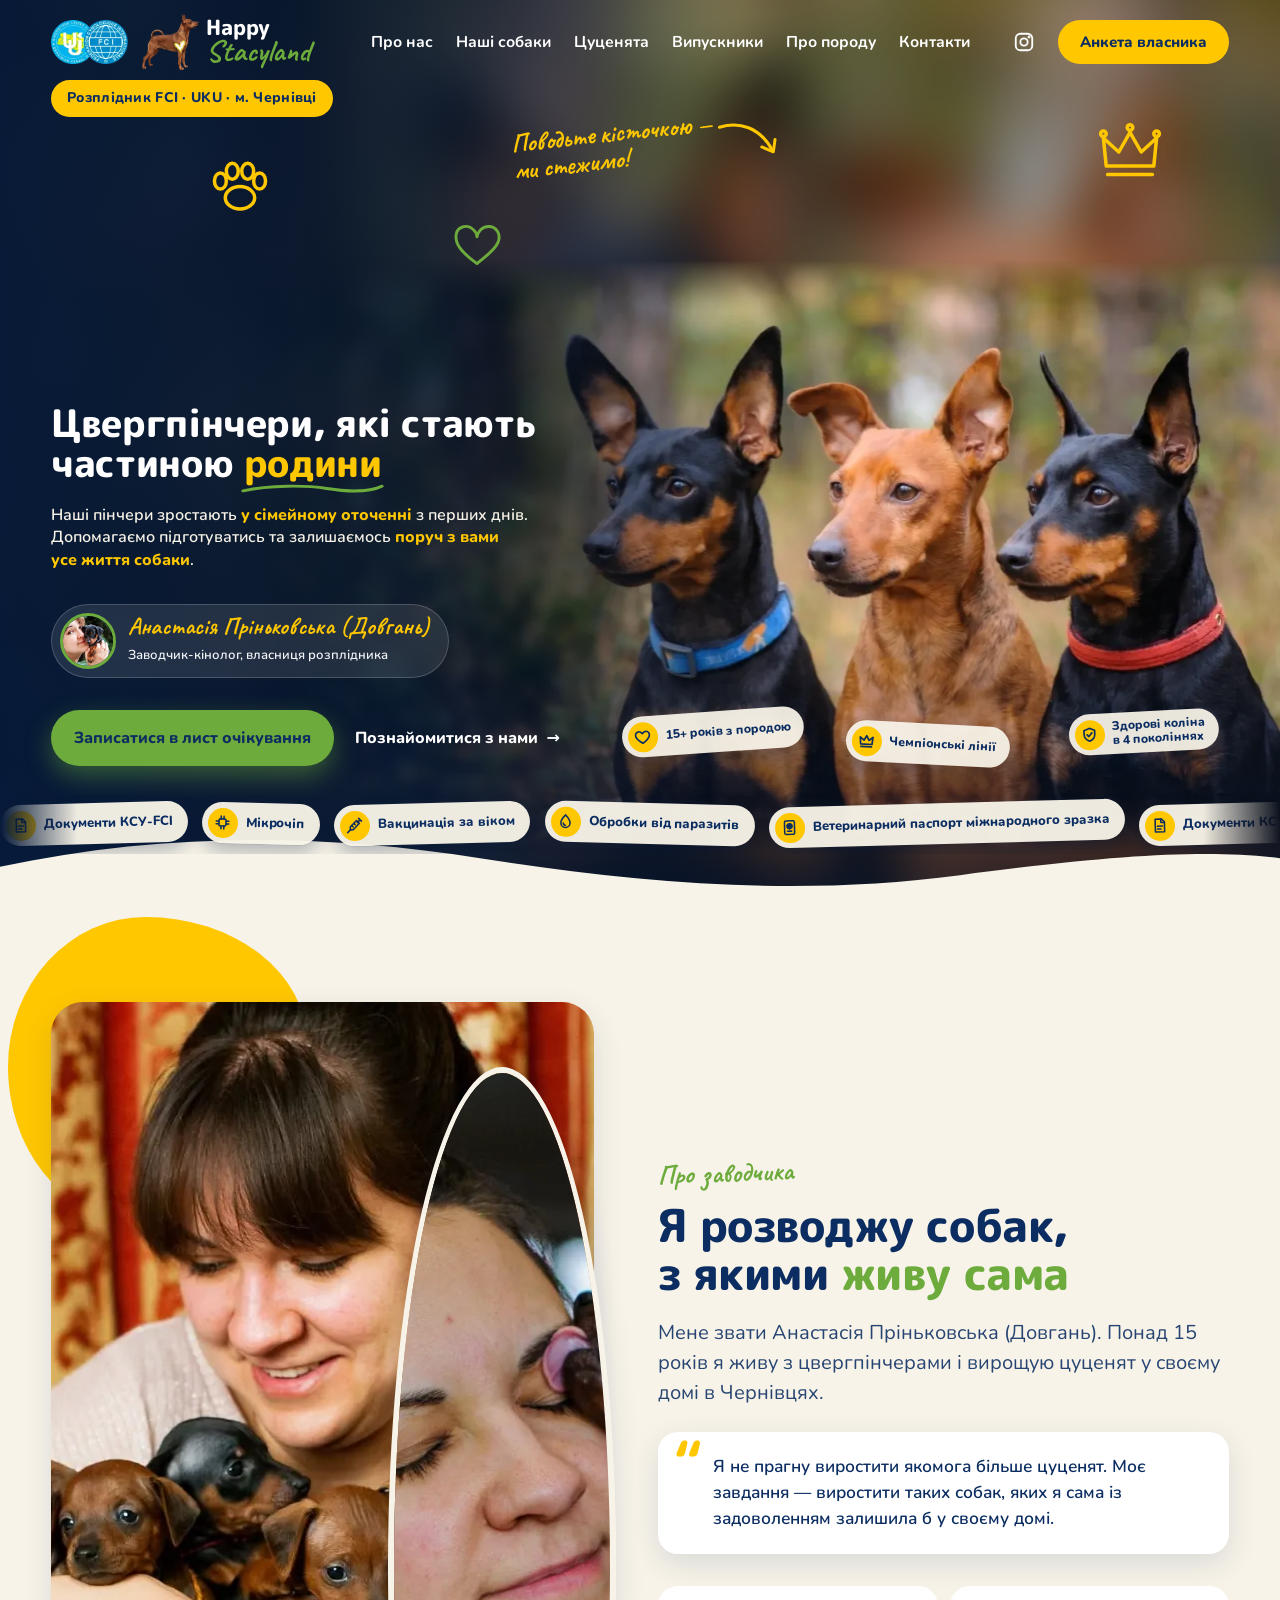
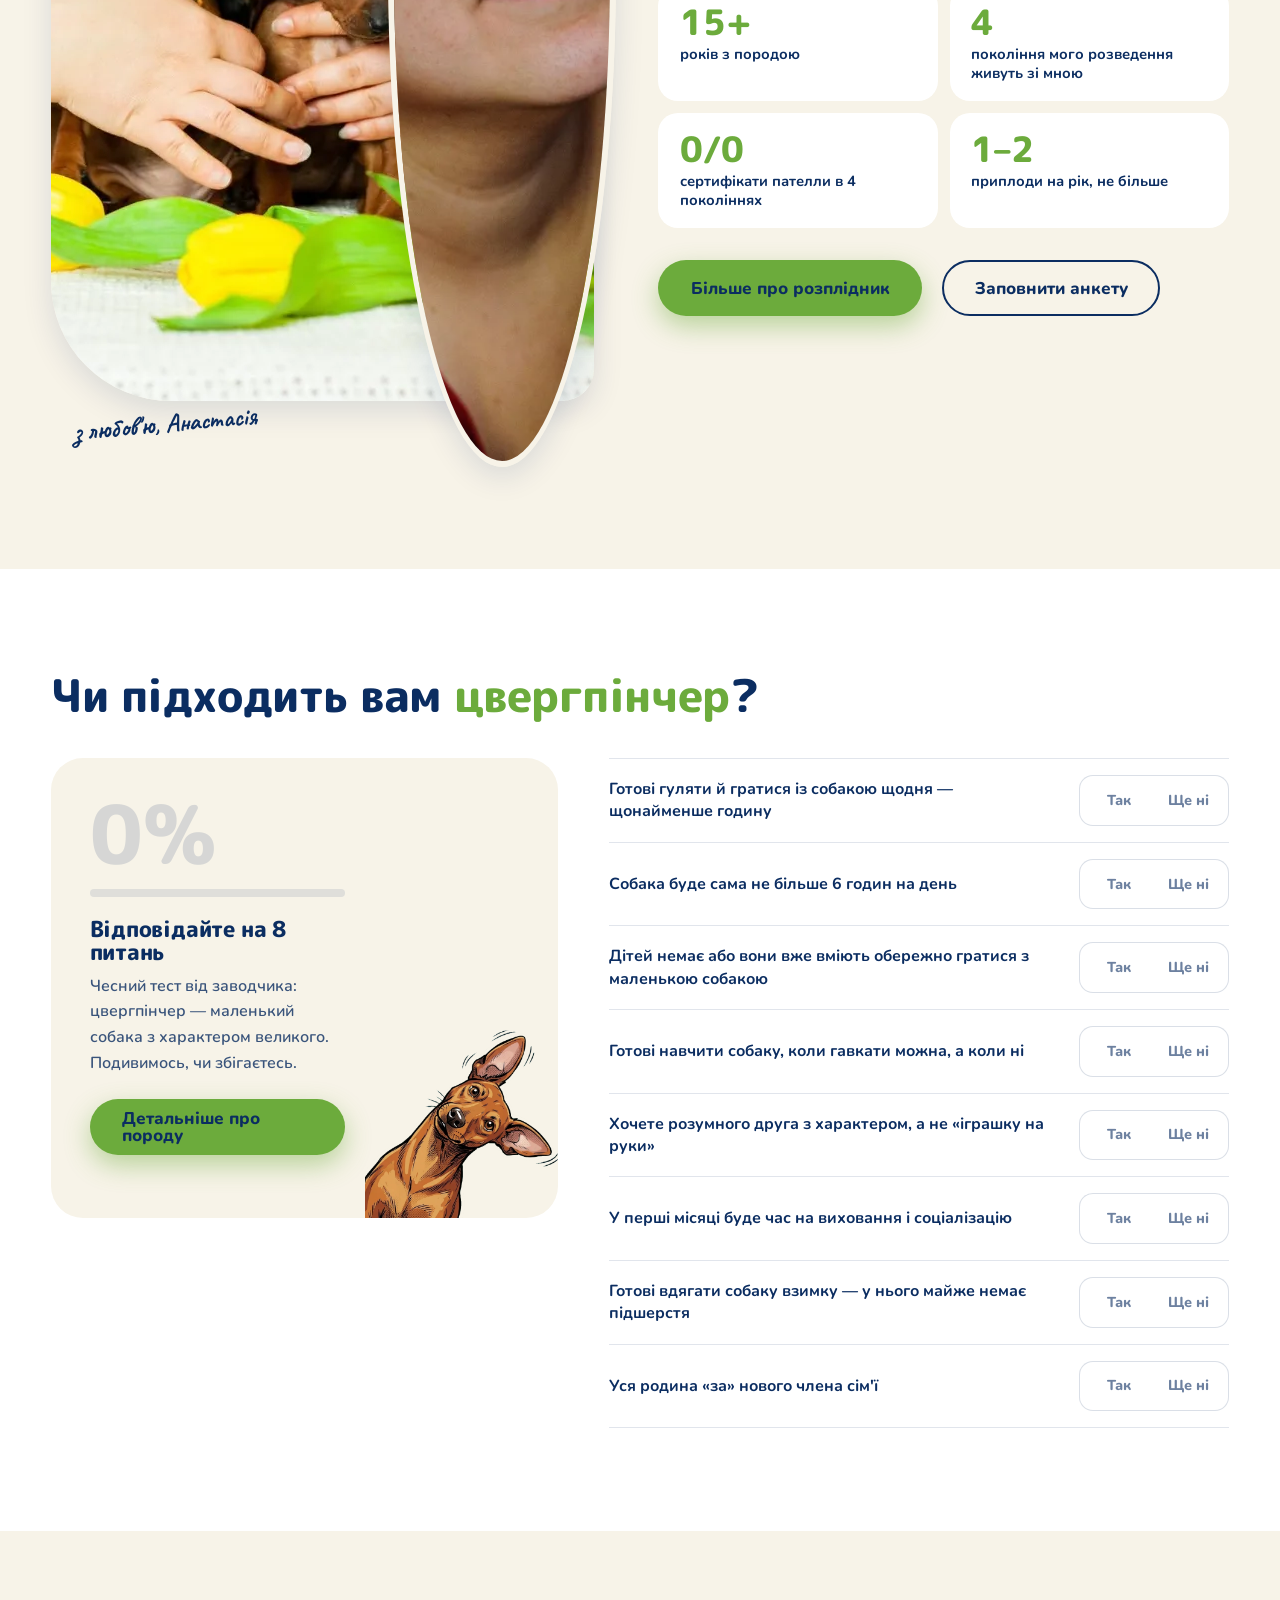
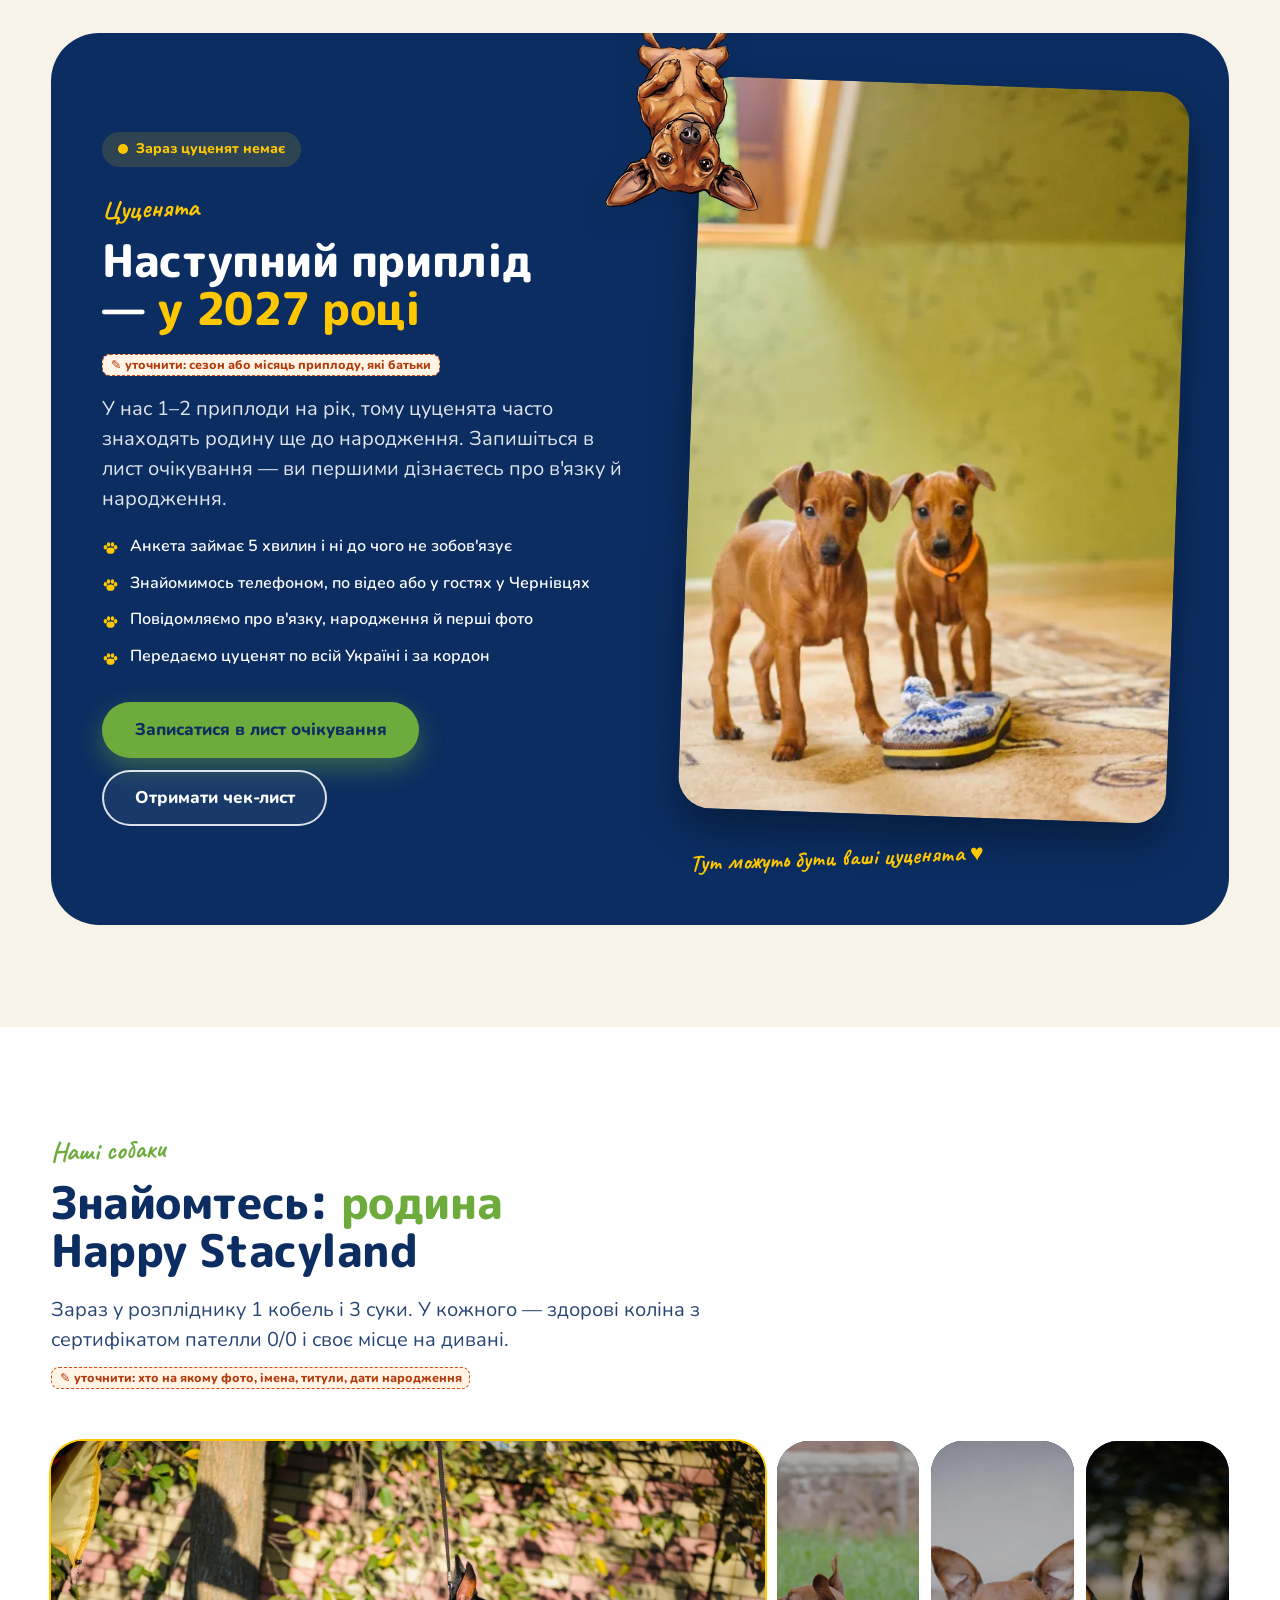
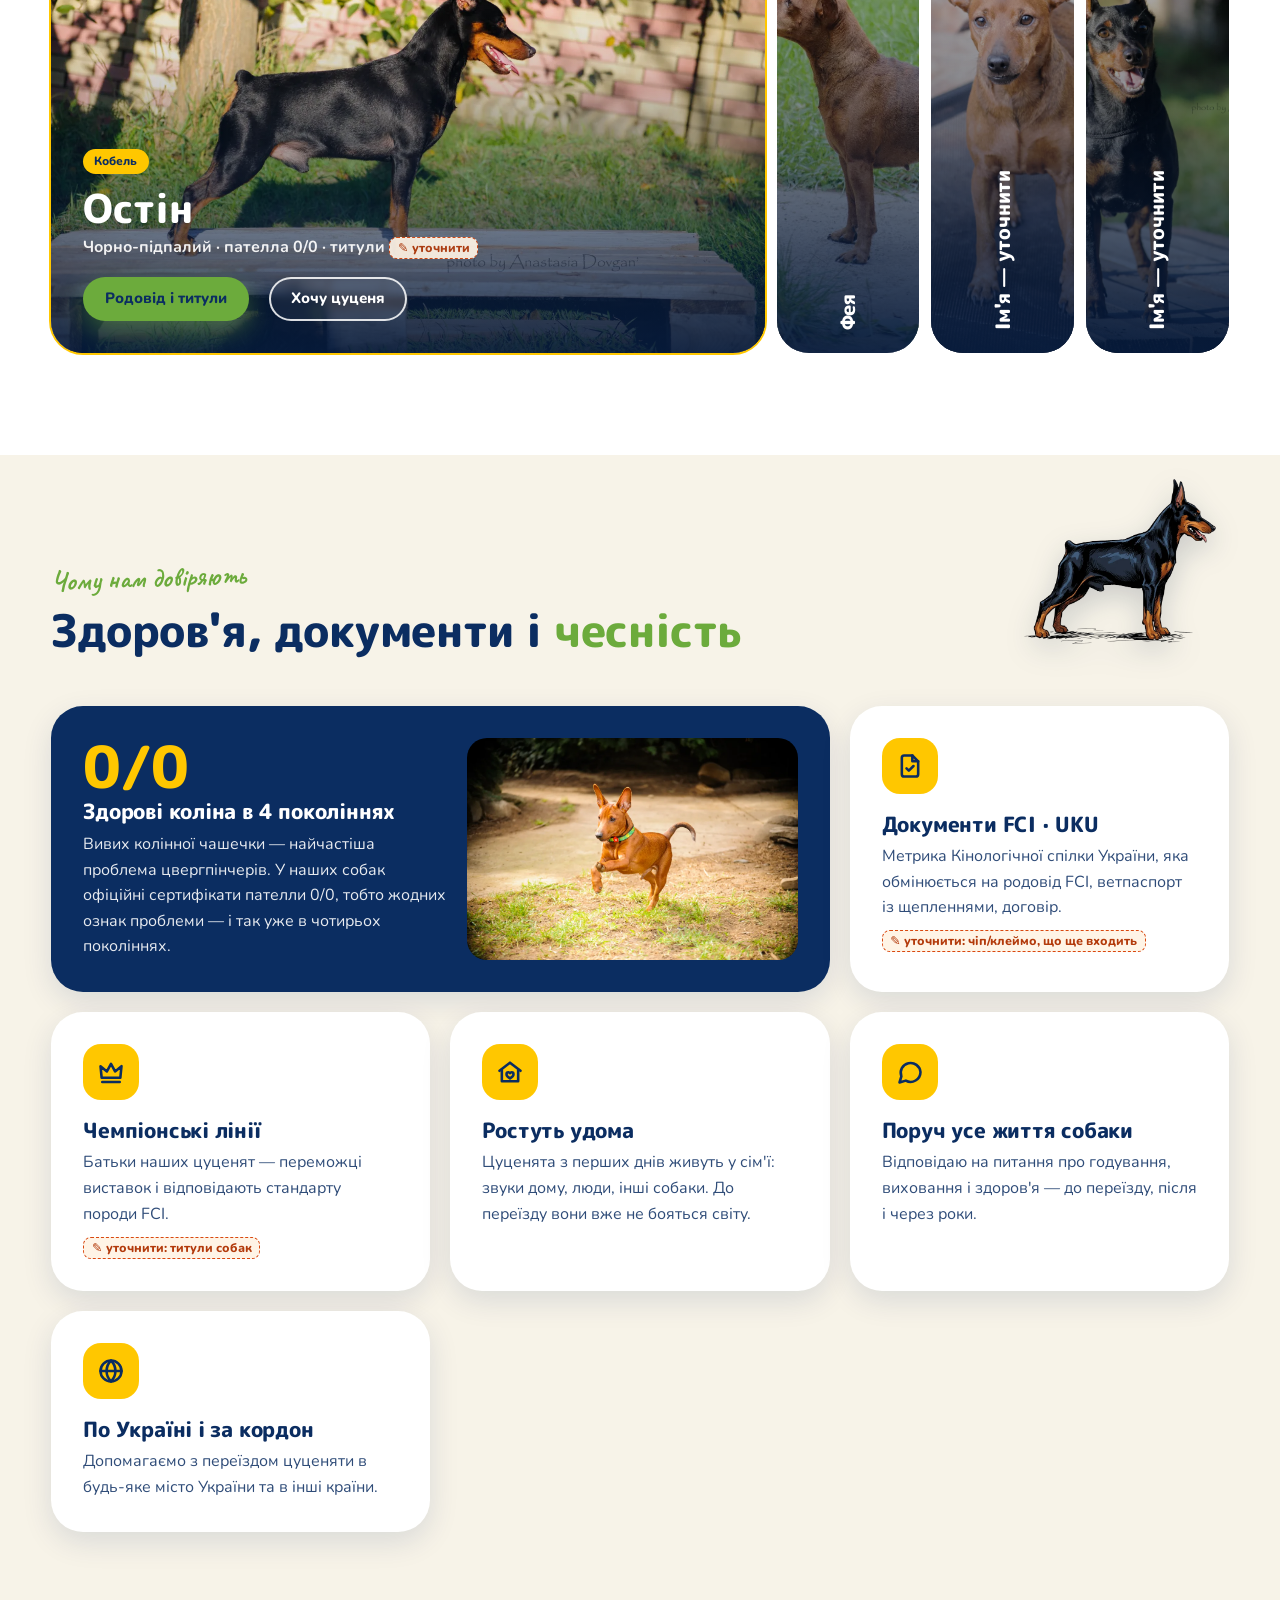
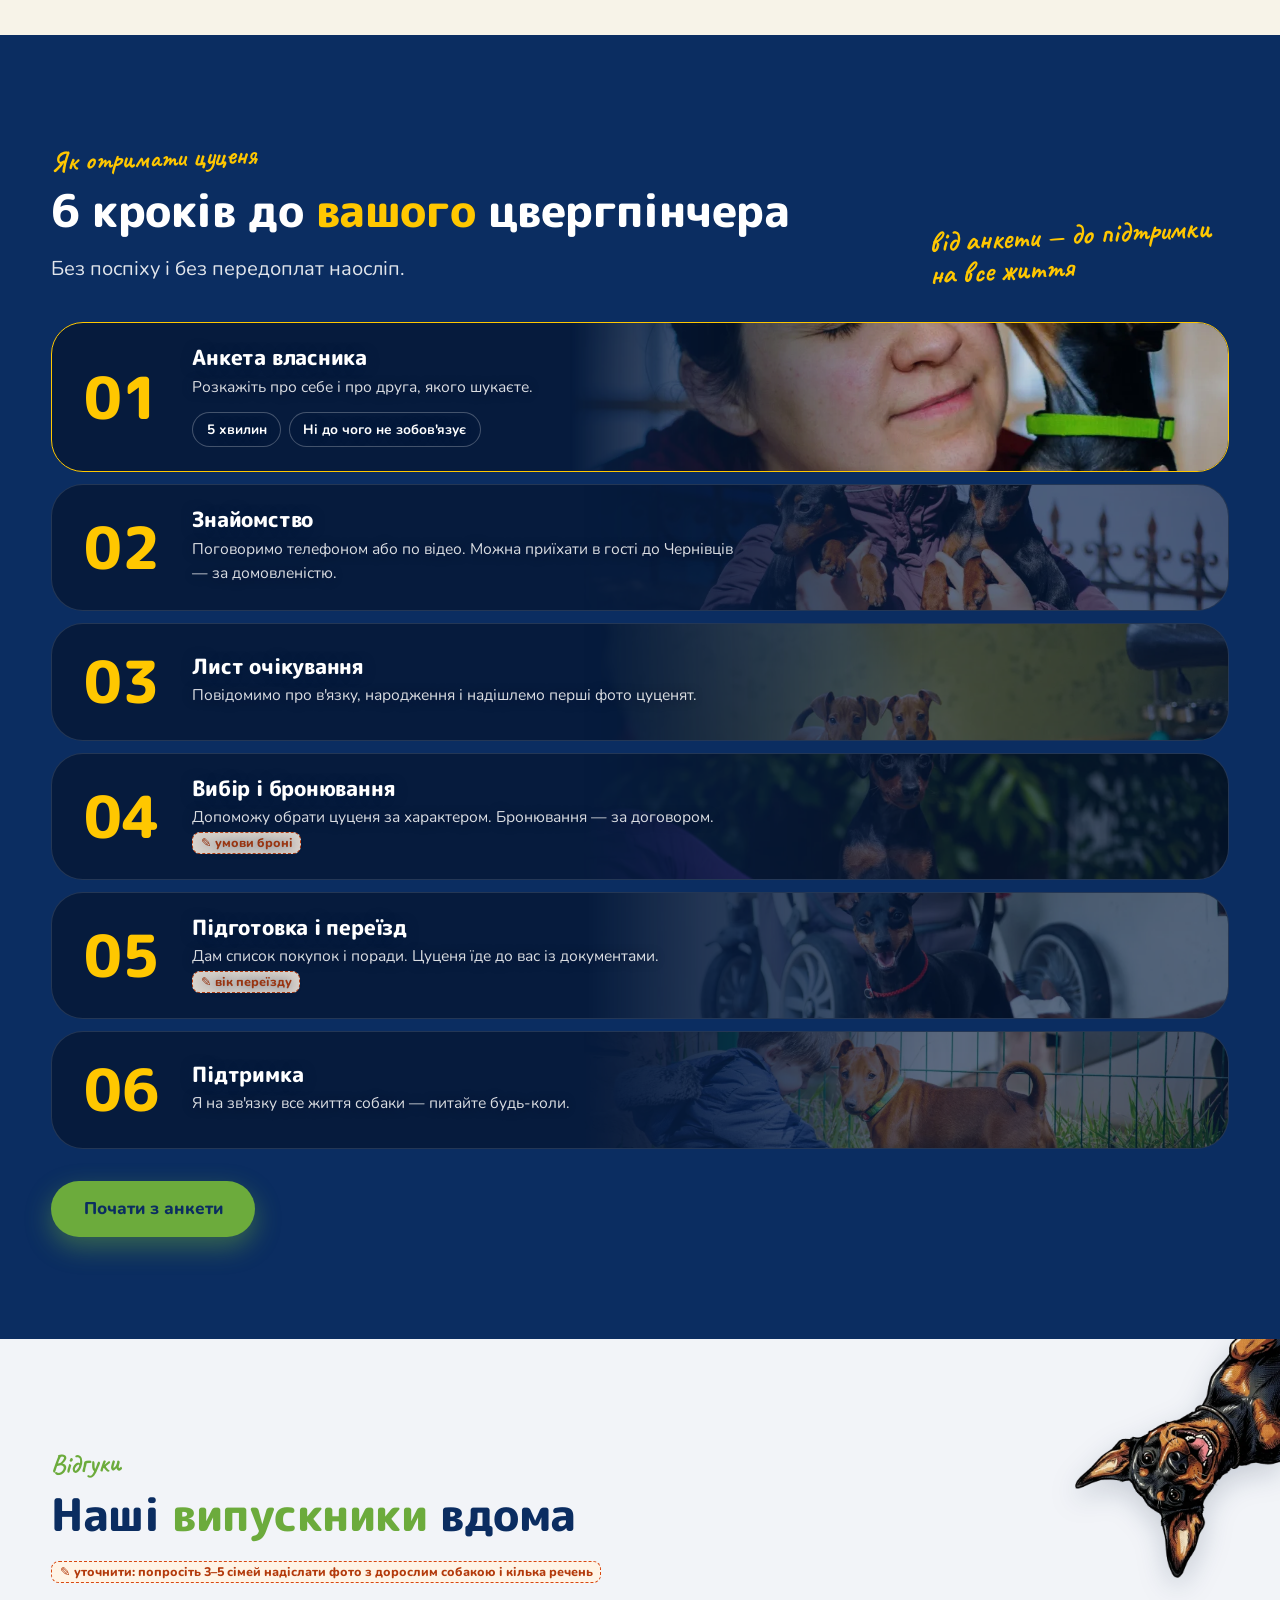
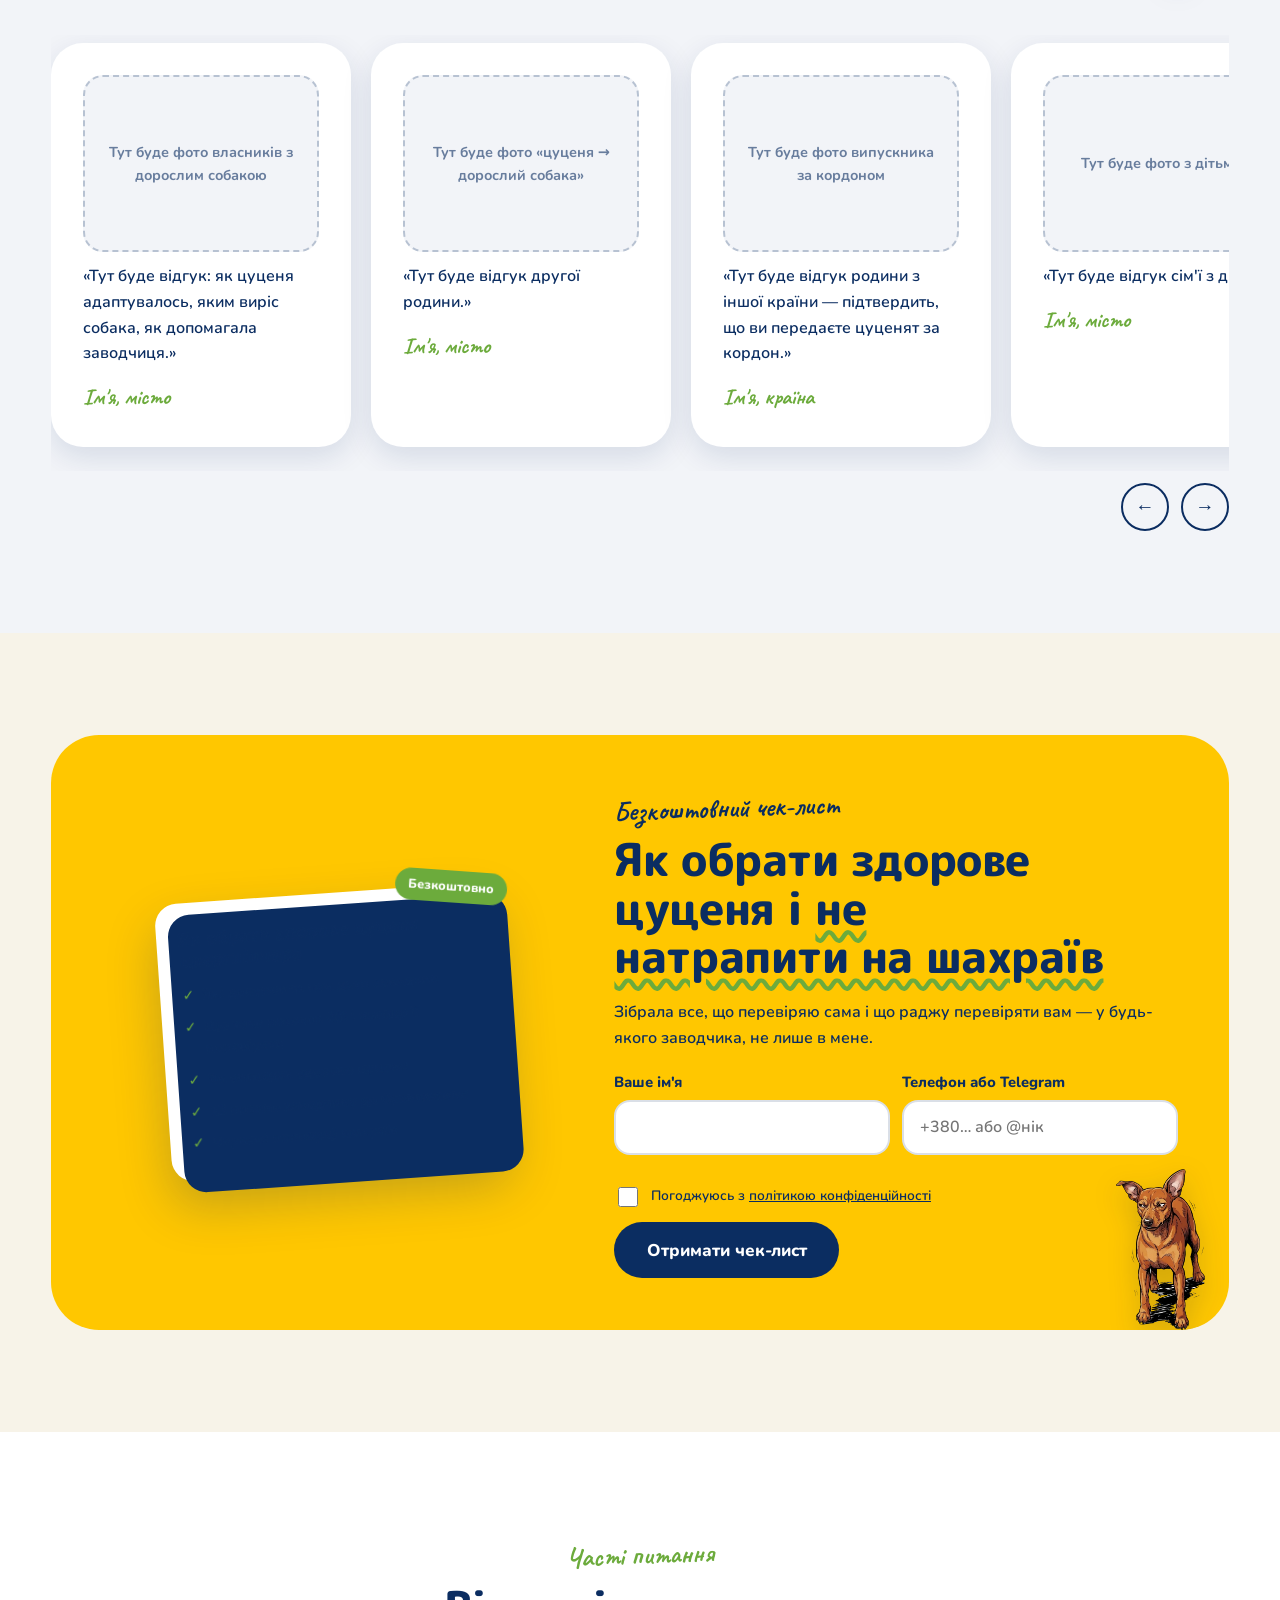
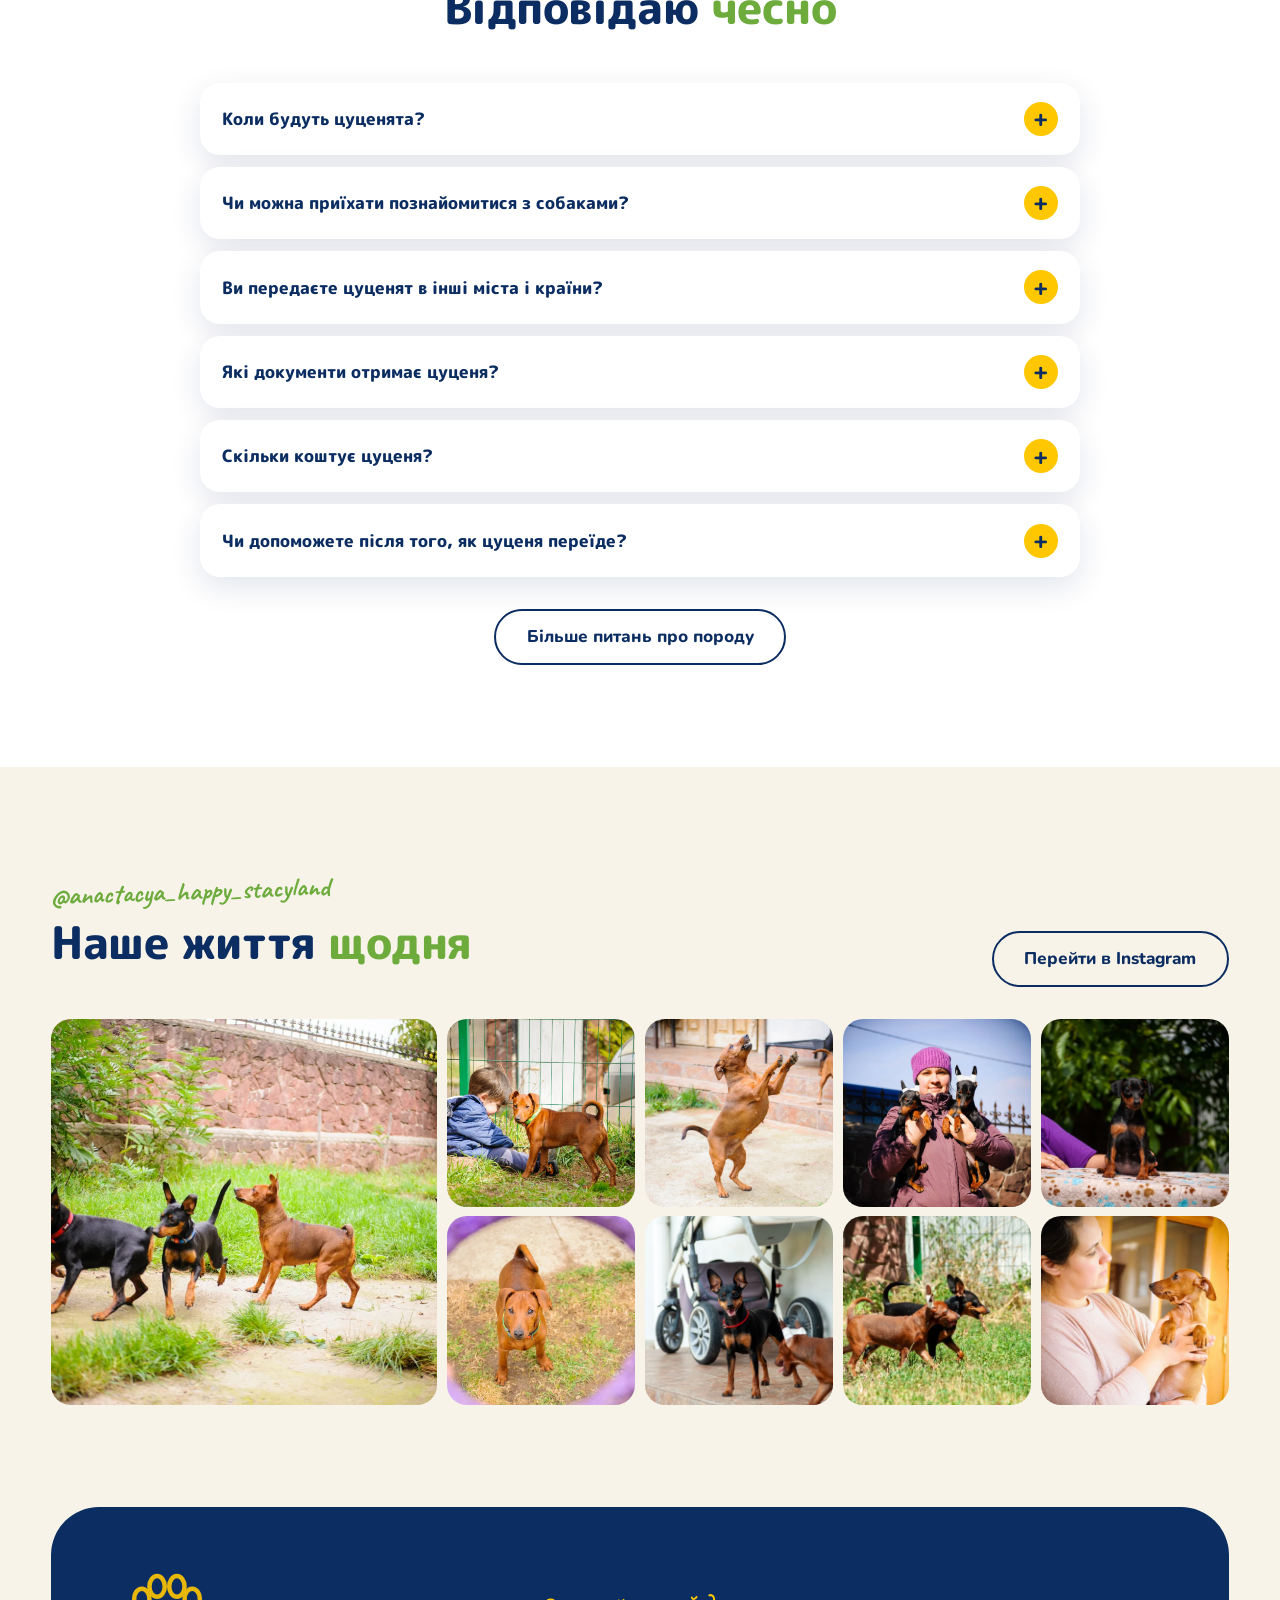
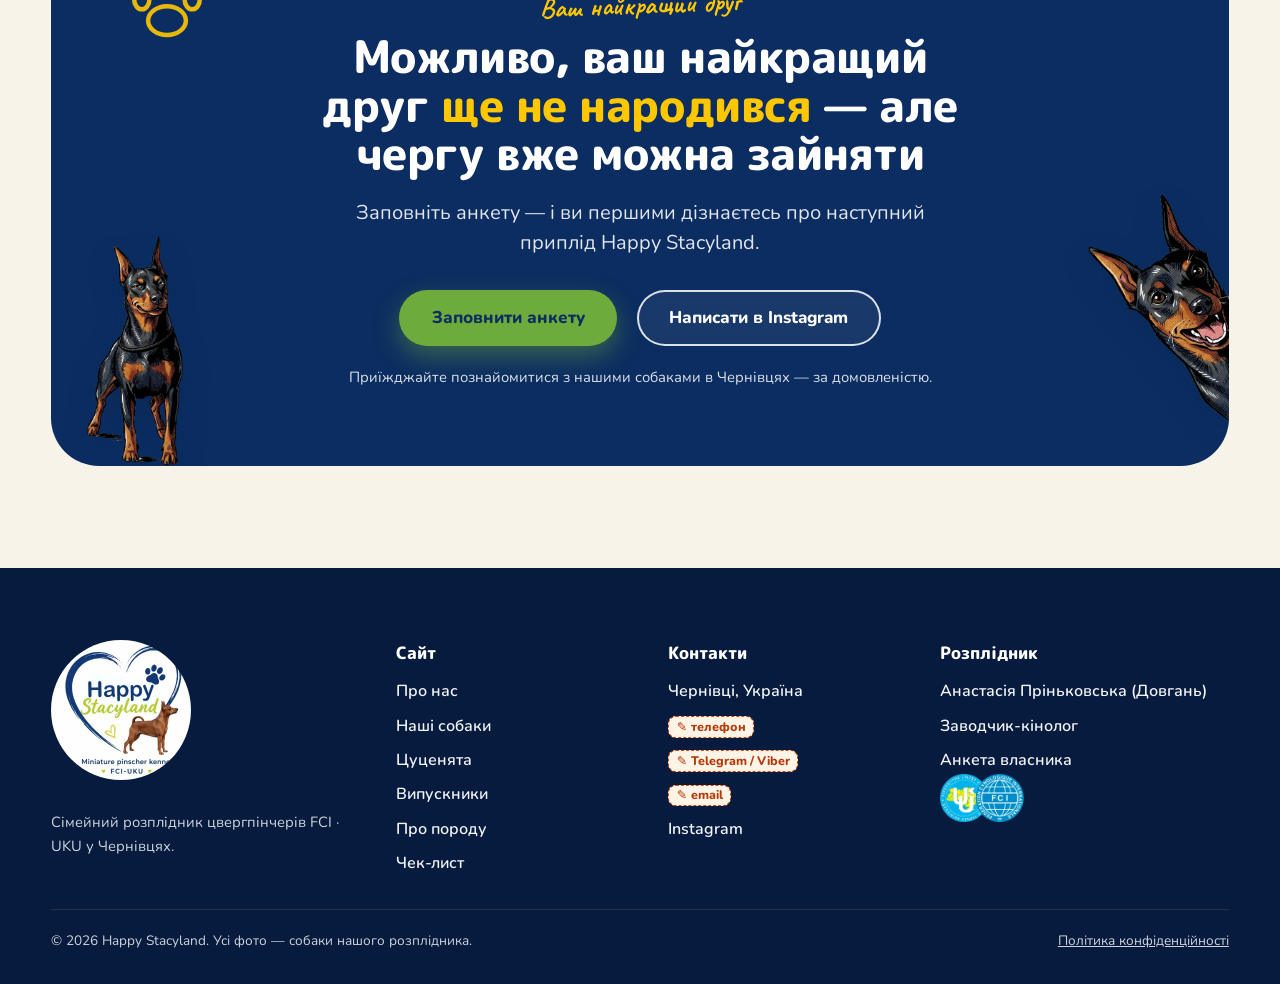
<file: site/index.html>
<!doctype html>
<html lang="uk">
<head>
  <meta charset="utf-8">
  <meta name="viewport" content="width=device-width, initial-scale=1">
  <title>Happy Stacyland — розплідник цвергпінчерів FCI · UKU</title>
  <meta name="description" content="Сімейний розплідник цвергпінчерів Happy Stacyland (FCI · UKU). Цуценята виростають у родині, соціалізовані з перших днів. Підтримка власників усе життя собаки.">
  <meta name="theme-color" content="#0B2D61">

  <!-- Соцмережі -->
  <meta property="og:title" content="Happy Stacyland — цвергпінчери, які стають частиною родини">
  <meta property="og:description" content="Сімейний розплідник цвергпінчерів FCI · UKU.">
  <meta property="og:image" content="assets/hero/frame-30.webp">
  <meta property="og:type" content="website">

  <!-- Шрифти: заголовки / текст / рукописні підписи -->
  <link rel="preconnect" href="https://fonts.googleapis.com">
  <link rel="preconnect" href="https://fonts.gstatic.com" crossorigin>
  <link rel="stylesheet" href="https://fonts.googleapis.com/css2?family=M+PLUS+Rounded+1c:wght@800&family=Nunito:wght@400;600;700;800&family=Caveat:wght@700&display=swap">

  <link rel="icon" href="assets/images/favicon.png" type="image/png">
  <link rel="preload" as="image" href="assets/hero/frame-00.webp">
  <link rel="stylesheet" href="css/style.css?v=2026-11-26b">
</head>
<body>

  <!-- ===================== ШАПКА ===================== -->
  <header class="header" id="header">
    <div class="header__inner">
      <div class="header__brand">
        <!-- Логотипи організацій (UKU та FCI) -->
        <img class="header__orgs" src="assets/images/logo-fci-uku.webp" width="209" height="120"
             alt="Члени Кінологічної спілки України (UKU) та FCI">
        <!-- Логотип розплідника: собачка з серцем + напис -->
        <a class="logo" href="index.html" aria-label="Happy Stacyland — на головну">
          <img class="logo__mark" src="assets/images/logo-dog.webp" width="183" height="180" alt="">
          <span class="logo__text">
            <span class="logo__happy">Happy</span>
            <span class="logo__stacyland">Stacyland</span>
          </span>
        </a>
      </div>

      <nav class="nav" aria-label="Головне меню">
        <ul class="nav__list">
          <li><a class="nav__link" href="about.html">Про нас</a></li>
          <li><a class="nav__link" href="dogs.html">Наші собаки</a></li>
          <li><a class="nav__link" href="puppies.html">Цуценята</a></li>
          <li><a class="nav__link" href="graduates.html">Випускники</a></li>
          <li><a class="nav__link" href="breed.html">Про породу</a></li>
          <li><a class="nav__link" href="contacts.html">Контакти</a></li>
        </ul>
      </nav>

      <div class="header__actions">
        <a class="header__icon header__icon--hide-mobile" href="https://instagram.com/anactacya_happy_stacyland" target="_blank" rel="noopener" aria-label="Instagram Happy Stacyland">
          <svg viewBox="0 0 24 24" fill="none" stroke="currentColor" stroke-width="2" stroke-linecap="round" aria-hidden="true"><rect x="3" y="3" width="18" height="18" rx="5"/><circle cx="12" cy="12" r="4"/><circle cx="17.5" cy="6.5" r="0.6" fill="currentColor"/></svg>
        </a>
        <a class="btn btn--small btn--yellow header__cta" href="contacts.html#anketa">Анкета власника</a>
        <button class="burger" type="button" aria-label="Відкрити меню" aria-expanded="false" aria-controls="mobile-menu">
          <span class="burger__line"></span><span class="burger__line"></span><span class="burger__line"></span>
        </button>
      </div>
    </div>
  </header>

  <!-- Мобільне меню -->
  <div class="mobile-menu" id="mobile-menu" aria-hidden="true">
    <ul class="mobile-menu__list">
      <li class="mobile-menu__item"><a class="mobile-menu__link" href="about.html">Про нас</a></li>
      <li class="mobile-menu__item"><a class="mobile-menu__link" href="dogs.html">Наші собаки</a></li>
      <li class="mobile-menu__item"><a class="mobile-menu__link" href="puppies.html">Цуценята</a></li>
      <li class="mobile-menu__item"><a class="mobile-menu__link" href="graduates.html">Випускники</a></li>
      <li class="mobile-menu__item"><a class="mobile-menu__link" href="breed.html">Про породу</a></li>
      <li class="mobile-menu__item"><a class="mobile-menu__link" href="contacts.html">Контакти</a></li>
    </ul>
    <div class="mobile-menu__footer">
      <a class="btn btn--yellow" href="contacts.html#anketa">Заповнити анкету</a>
      <a class="header__icon" href="https://instagram.com/anactacya_happy_stacyland" target="_blank" rel="noopener" aria-label="Instagram Happy Stacyland">
        <svg viewBox="0 0 24 24" fill="none" stroke="currentColor" stroke-width="2" stroke-linecap="round" aria-hidden="true"><rect x="3" y="3" width="18" height="18" rx="5"/><circle cx="12" cy="12" r="4"/><circle cx="17.5" cy="6.5" r="0.6" fill="currentColor"/></svg>
      </a>
    </div>
  </div>

  <main>

    <!-- ===================== HERO =====================
         Собаки на відео стежать поглядом за курсором-кісточкою.
         Кадри: assets/hero/frame-00 (дивляться ліворуч) … frame-30 (дивляться в камеру).
    ================================================== -->
    <section class="hero" id="hero" aria-labelledby="hero-title">
      <img class="hero__bg" src="assets/hero/frame-00.webp" alt="" aria-hidden="true">
      <img class="hero__poster" src="assets/hero/frame-00.webp" width="1280" height="720"
           alt="Три цвергпінчери розплідника Happy Stacyland — двоє чорно-підпалих і рудий — сидять у лісі"
           fetchpriority="high">
      <canvas class="hero__canvas" aria-hidden="true"></canvas>
      <div class="hero__overlay" aria-hidden="true"></div>

      <!-- Декоративні дудли (рухаються за курсором з різною «глибиною») -->
      <div class="hero__doodles" aria-hidden="true">
        <span class="doodle doodle--paw" data-depth="18">
          <svg class="doodle__svg" viewBox="0 0 100 100" fill="none" stroke="#FFC700" stroke-width="5" stroke-linecap="round">
            <ellipse cx="50" cy="64" rx="21" ry="16"/><ellipse cx="22" cy="40" rx="8.5" ry="11.5"/><ellipse cx="39" cy="26" rx="8.5" ry="11.5"/><ellipse cx="61" cy="26" rx="8.5" ry="11.5"/><ellipse cx="78" cy="40" rx="8.5" ry="11.5"/>
          </svg>
        </span>
        <span class="doodle doodle--heart" data-depth="-14">
          <svg class="doodle__svg" viewBox="0 0 100 100" fill="none" stroke="#6CAB3C" stroke-width="5" stroke-linecap="round" stroke-linejoin="round">
            <path d="M50 82 C22 62 12 48 14 32 C16 18 34 12 46 26 C49 29 50 33 50 36 C51 28 58 18 70 18 C84 18 92 32 86 46 C80 60 64 70 50 82 Z"/>
          </svg>
        </span>
        <span class="doodle doodle--crown" data-depth="24">
          <svg class="doodle__svg" viewBox="0 0 100 100" fill="none" stroke="#FFC700" stroke-width="5" stroke-linecap="round" stroke-linejoin="round">
            <path d="M16 70 L12 30 L34 50 L50 22 L66 50 L88 30 L84 70 Z"/><path d="M18 82 H82"/><circle cx="12" cy="24" r="4"/><circle cx="50" cy="15" r="4"/><circle cx="88" cy="24" r="4"/>
          </svg>
        </span>
        <span class="doodle doodle--dots" data-depth="-10">
          <svg class="doodle__svg" viewBox="0 0 100 100" fill="#F2F4F8">
            <circle cx="20" cy="30" r="7"/><circle cx="50" cy="18" r="5"/><circle cx="44" cy="52" r="8"/><circle cx="78" cy="40" r="5"/><circle cx="72" cy="78" r="6"/>
          </svg>
        </span>
        <span class="doodle doodle--wave" data-depth="12">
          <svg class="doodle__svg" viewBox="0 0 120 40" fill="none" stroke="#6CAB3C" stroke-width="5" stroke-linecap="round">
            <path d="M4 22 Q19 6 34 22 T64 22 T94 22 T116 18"/>
          </svg>
        </span>
      </div>

      <!-- Підказка для десктопу -->
      <p class="hero__hint" aria-hidden="true">
        <span>Поводьте кісточкою —<br>ми стежимо!</span>
        <svg viewBox="0 0 64 48" fill="none" stroke="#FFC700" stroke-width="3" stroke-linecap="round" stroke-linejoin="round">
          <path d="M4 8 C24 4 44 12 54 36"/><path d="M44 32 L55 38 L58 26"/>
        </svg>
      </p>

      <!-- Бейдж одразу під логотипами в шапці -->
      <div class="hero__top">
        <span class="badge hero__badge">Розплідник FCI · UKU · м. Чернівці</span>
      </div>

      <div class="hero__inner">
        <div class="hero__content">
          <!-- Заголовок свідомо у 2 рядки -->
          <h1 class="hero__title" id="hero-title">
            <span class="hero__title-line">Цвергпінчери, які стають</span>
            <span class="hero__title-line">частиною <span class="hero__title-accent">родини</span></span>
          </h1>

          <p class="hero__lead">
            Наші пінчери зростають <mark class="hero__mark">у сімейному оточенні</mark> з&nbsp;перших&nbsp;днів.
            Допомагаємо підготуватись та залишаємось <mark class="hero__mark">поруч&nbsp;з&nbsp;вами усе&nbsp;життя собаки</mark>.
          </p>

          <div class="hero__actions">
            <a class="btn btn--primary" href="contacts.html#anketa">Записатися в лист очікування</a>
            <a class="btn btn--text-light" href="about.html">Познайомитися з нами <span aria-hidden="true">→</span></a>
          </div>

          <!-- Переваги: на десктопі — «медальки» на грудях собак, на мобільному — список під кнопками -->
          <ul class="hero__facts">
            <li class="hero__fact hero__fact--1">
              <span class="hero__fact-icon"><svg viewBox="0 0 24 24" fill="none" stroke="#0B2D61" stroke-width="2.4" stroke-linecap="round" stroke-linejoin="round" aria-hidden="true"><path d="M12 21s-7.5-4.6-9.4-9.3C1.2 8.2 3.4 4.5 7 4.5c2.2 0 3.7 1.3 5 3 1.3-1.7 2.8-3 5-3 3.6 0 5.8 3.7 4.4 7.2C19.5 16.4 12 21 12 21z"/></svg></span>
              15+ років з породою
            </li>
            <li class="hero__fact hero__fact--2">
              <span class="hero__fact-icon"><svg viewBox="0 0 24 24" fill="none" stroke="#0B2D61" stroke-width="2.4" stroke-linecap="round" stroke-linejoin="round" aria-hidden="true"><path d="M4 17 L3 7 L8.5 11.5 L12 5 L15.5 11.5 L21 7 L20 17 Z"/><path d="M4.5 20.5 H19.5"/></svg></span>
              Чемпіонські лінії
            </li>
            <li class="hero__fact hero__fact--3">
              <span class="hero__fact-icon"><svg viewBox="0 0 24 24" fill="none" stroke="#0B2D61" stroke-width="2.4" stroke-linecap="round" stroke-linejoin="round" aria-hidden="true"><path d="M12 3 L19.5 6 V11.5 C19.5 16 16.3 19.4 12 21 C7.7 19.4 4.5 16 4.5 11.5 V6 Z"/><path d="M8.5 12 L11 14.5 L15.5 9.5"/></svg></span>
              <span>Здорові коліна<br>в 4 поколіннях</span>
            </li>
          </ul>

          <a class="breeder-card" href="about.html">
            <img class="breeder-card__photo" src="assets/images/breeder-avatar.webp" width="56" height="56" alt="Заводчик-кінолог Анастасія Пріньковська з цуценям цвергпінчера">
            <span>
              <span class="breeder-card__name">Анастасія Пріньковська <span class="breeder-card__maiden">(Довгань)</span></span><br>
              <span class="breeder-card__role">Заводчик-кінолог, власниця розплідника</span>
            </span>
          </a>
        </div>
      </div>

      <!-- Бігучий рядок «що отримує цуценя» — плашки тієї ж форми, що й переваги на грудях собак.
           Список продубльовано (друга копія aria-hidden), щоб стрічка йшла без розриву. -->
      <div class="hero-ticker" aria-label="Цуценя їде додому з">
        <div class="hero-ticker__track">
          <ul class="hero-ticker__list">
            <li class="hero-ticker__item"><span class="hero__fact-icon"><svg viewBox="0 0 24 24" fill="none" stroke="#0B2D61" stroke-width="2.2" stroke-linecap="round" stroke-linejoin="round" aria-hidden="true"><path d="M6 3h9l4 4v14H6z"/><path d="M14 3v5h5"/><path d="M9 13h7M9 17h5"/></svg></span>Документи КСУ-FCI</li>
            <li class="hero-ticker__item"><span class="hero__fact-icon"><svg viewBox="0 0 24 24" fill="none" stroke="#0B2D61" stroke-width="2.2" stroke-linecap="round" stroke-linejoin="round" aria-hidden="true"><rect x="7" y="7" width="10" height="10" rx="2"/><path d="M10 3v4M14 3v4M10 17v4M14 17v4M3 10h4M3 14h4M17 10h4M17 14h4"/></svg></span>Мікрочіп</li>
            <li class="hero-ticker__item"><span class="hero__fact-icon"><svg viewBox="0 0 24 24" fill="none" stroke="#0B2D61" stroke-width="2.2" stroke-linecap="round" stroke-linejoin="round" aria-hidden="true"><path d="M18 2l4 4M20 4l-4 4M15 5l4 4-9 9H6v-4z"/><path d="M11 9l2 2M8 12l2 2M6 18l-4 4"/></svg></span>Вакцинація за віком</li>
            <li class="hero-ticker__item"><span class="hero__fact-icon"><svg viewBox="0 0 24 24" fill="none" stroke="#0B2D61" stroke-width="2.2" stroke-linecap="round" stroke-linejoin="round" aria-hidden="true"><path d="M12 3s6.5 6.6 6.5 11.2a6.5 6.5 0 0 1-13 0C5.5 9.6 12 3 12 3z"/><path d="M9 14.5a3 3 0 0 0 3 3"/></svg></span>Обробки від паразитів</li>
            <li class="hero-ticker__item"><span class="hero__fact-icon"><svg viewBox="0 0 24 24" fill="none" stroke="#0B2D61" stroke-width="2.2" stroke-linecap="round" stroke-linejoin="round" aria-hidden="true"><rect x="5" y="2.5" width="14" height="19" rx="2"/><circle cx="12" cy="10" r="3.5"/><path d="M8.5 10h7M12 6.5c1.3 1 1.3 6 0 7M12 6.5c-1.3 1-1.3 6 0 7M9 17h6"/></svg></span>Ветеринарний паспорт міжнародного зразка</li>
          </ul>
          <ul class="hero-ticker__list" aria-hidden="true"></ul>
        </div>
      </div>

      <!-- Хвиля-перехід до наступного блоку -->
      <svg class="hero__wave" viewBox="0 0 1440 90" preserveAspectRatio="none" aria-hidden="true">
        <path fill="currentColor" d="M0 50 C180 10 360 10 540 40 C720 70 900 85 1080 60 C1260 35 1360 30 1440 40 V90 H0 Z"/>
      </svg>
    </section>

    <!-- ===================== ПРО ЗАВОДЧИКА ===================== -->
    <section class="section" id="about" aria-labelledby="about-title">
      <div class="container about">
        <div class="about__media" data-reveal>
          <span class="about__blob" aria-hidden="true"></span>
          <img class="about__photo-main" src="assets/images/breeder-litter.webp" width="1400" height="999" loading="lazy"
               alt="Анастасія Пріньковська тримає на руках виводок рудих цуценят цвергпінчера">
          <img class="about__photo-small" src="assets/images/breeder-kiss.webp" width="991" height="1000" loading="lazy"
               alt="Цвергпінчер лиже щоку заводчиці">
          <span class="about__sign" aria-hidden="true">з любов'ю, Анастасія</span>
        </div>

        <div data-reveal>
          <span class="eyebrow">Про заводчика</span>
          <h2 class="section-title" id="about-title">Я розводжу собак, з якими <mark>живу сама</mark></h2>
          <p class="section-lead" style="margin-bottom: 1.5rem;">
            Мене звати Анастасія Пріньковська (Довгань). Понад 15 років я живу з цвергпінчерами
            і вирощую цуценят у своєму домі в Чернівцях.
          </p>
          <blockquote class="quote">
            Я не прагну виростити якомога більше цуценят. Моє завдання — виростити таких собак,
            яких я сама із задоволенням залишила б у своєму домі.
          </blockquote>
          <div class="stats">
            <div class="stat"><span class="stat__num">15+</span><span class="stat__label">років з породою</span></div>
            <div class="stat"><span class="stat__num">4</span><span class="stat__label">покоління мого розведення живуть зі мною</span></div>
            <div class="stat"><span class="stat__num">0/0</span><span class="stat__label">сертифікати пателли в 4 поколіннях</span></div>
            <div class="stat"><span class="stat__num">1–2</span><span class="stat__label">приплоди на рік, не більше</span></div>
          </div>
          <div class="btn-row">
            <a class="btn btn--primary" href="about.html">Більше про розплідник</a>
            <a class="btn btn--outline" href="contacts.html#anketa">Заповнити анкету</a>
          </div>
        </div>
      </div>
    </section>

    <!-- ===================== ЧИ ПІДХОДИТЬ ВАМ ЦВЕРГПІНЧЕР (самоперевірка) =====================
         Людина відповідає «Так / Ще ні» на 8 тверджень, ліворуч росте відсоток і змінюється поза пінчера.
         Логіка — main.js, розділ 10 ([data-fit]). -->
    <section class="section section--white" id="fit" aria-labelledby="fit-title">
      <div class="container">
        <h2 class="section-title fit-check__title" id="fit-title" data-reveal>Чи підходить вам <mark>цвергпінчер</mark>?</h2>

        <div class="fit-check" data-fit>
          <div class="fit-check__score">
            <p class="fit-check__percent" aria-live="polite"><span data-fit-percent>0</span>%</p>
            <div class="fit-check__bar" aria-hidden="true"><span data-fit-bar></span></div>
            <h3 class="fit-check__verdict" data-fit-verdict>Відповідайте на 8 питань</h3>
            <p class="fit-check__text" data-fit-text>
              Чесний тест від заводчика: цвергпінчер — маленький собака з характером великого. Подивимось, чи збігаєтесь.
            </p>
            <a class="btn btn--primary fit-check__cta" data-fit-cta href="breed.html#quiz">Детальніше про породу</a>
            <img class="fit-check__dog" data-fit-dog src="assets/mascots/tilt.webp" width="640" height="626" loading="lazy" alt="" aria-hidden="true">
          </div>

          <ul class="fit-check__list">
            <li class="fit-row"><span class="fit-row__q">Готові гуляти й гратися із собакою щодня — щонайменше годину</span><span class="fit-row__toggle"><button type="button" data-v="1">Так</button><button type="button" data-v="0">Ще ні</button></span></li>
            <li class="fit-row"><span class="fit-row__q">Собака буде сама не більше 6 годин на день</span><span class="fit-row__toggle"><button type="button" data-v="1">Так</button><button type="button" data-v="0">Ще ні</button></span></li>
            <li class="fit-row"><span class="fit-row__q">Дітей немає або вони вже вміють обережно гратися з маленькою собакою</span><span class="fit-row__toggle"><button type="button" data-v="1">Так</button><button type="button" data-v="0">Ще ні</button></span></li>
            <li class="fit-row"><span class="fit-row__q">Готові навчити собаку, коли гавкати можна, а коли ні</span><span class="fit-row__toggle"><button type="button" data-v="1">Так</button><button type="button" data-v="0">Ще ні</button></span></li>
            <li class="fit-row"><span class="fit-row__q">Хочете розумного друга з характером, а не «іграшку на руки»</span><span class="fit-row__toggle"><button type="button" data-v="1">Так</button><button type="button" data-v="0">Ще ні</button></span></li>
            <li class="fit-row"><span class="fit-row__q">У перші місяці буде час на виховання і соціалізацію</span><span class="fit-row__toggle"><button type="button" data-v="1">Так</button><button type="button" data-v="0">Ще ні</button></span></li>
            <li class="fit-row"><span class="fit-row__q">Готові вдягати собаку взимку — у нього майже немає підшерстя</span><span class="fit-row__toggle"><button type="button" data-v="1">Так</button><button type="button" data-v="0">Ще ні</button></span></li>
            <li class="fit-row"><span class="fit-row__q">Уся родина «за» нового члена сім'ї</span><span class="fit-row__toggle"><button type="button" data-v="1">Так</button><button type="button" data-v="0">Ще ні</button></span></li>
          </ul>
        </div>
      </div>
    </section>

    <!-- ===================== ЦУЦЕНЯТА / ЛИСТ ОЧІКУВАННЯ ===================== -->
    <section class="section" id="puppies" aria-labelledby="puppies-title">
      <div class="container">
        <div class="litter" data-reveal>
          <img class="mascot mascot--puppies" data-from="top" src="assets/mascots/upside.webp" width="534" height="640" loading="lazy" alt="" aria-hidden="true">
          <div>
            <span class="litter__status">Зараз цуценят немає</span><br>
            <span class="eyebrow">Цуценята</span>
            <h2 class="section-title" id="puppies-title">Наступний приплід — <mark>у 2027 році</mark></h2>
            <p class="todo">уточнити: сезон або місяць приплоду, які батьки</p>
            <p class="section-lead" style="margin-top: 1rem;">
              У нас 1–2 приплоди на рік, тому цуценята часто знаходять родину ще до народження.
              Запишіться в лист очікування — ви першими дізнаєтесь про в'язку й народження.
            </p>
            <ul class="litter__list">
              <li>Анкета займає 5 хвилин і ні до чого не зобов'язує</li>
              <li>Знайомимось телефоном, по відео або у гостях у Чернівцях</li>
              <li>Повідомляємо про в'язку, народження й перші фото</li>
              <li>Передаємо цуценят по всій Україні і за кордон</li>
            </ul>
            <div class="btn-row">
              <a class="btn btn--primary" href="contacts.html#anketa">Записатися в лист очікування</a>
              <a class="btn btn--ghost-light" href="#guide">Отримати чек-лист</a>
            </div>
          </div>
          <div>
            <img class="litter__photo" src="assets/images/life-puppies.webp" width="1100" height="732" loading="lazy"
                 alt="Двоє рудих цуценят цвергпінчера граються в кімнаті">
            <p class="litter__note">Тут можуть бути ваші цуценята ♥</p>
          </div>
        </div>
      </div>
    </section>

    <!-- ===================== НАШІ СОБАКИ (галерея, що розгортається) =====================
         Одна панель розгорнута, інші вузькі з вертикальним ім'ям. Наведення/клік — розгортає.
         Логіка — main.js, розділ 11 ([data-panels]). -->
    <section class="section section--white" id="dogs" aria-labelledby="dogs-title">
      <div class="container">
        <div class="section-head" data-reveal>
          <span class="eyebrow">Наші собаки</span>
          <h2 class="section-title" id="dogs-title">Знайомтесь: <mark>родина</mark> Happy Stacyland</h2>
          <p class="section-lead">Зараз у розпліднику 1 кобель і 3 суки. У кожного — здорові коліна з сертифікатом пателли 0/0 і своє місце на дивані.</p>
          <p class="todo" style="margin-top: 0.8rem;">уточнити: хто на якому фото, імена, титули, дати народження</p>
        </div>

        <div class="dog-panels" data-panels data-reveal>
          <article class="dog-panel is-active" tabindex="0">
            <img class="dog-panel__img" src="assets/images/dog-1.webp" width="1400" height="1000" loading="lazy" alt="Чорно-підпалий кобель цвергпінчера Остін у виставковій стійці">
            <h3 class="dog-panel__label">Остін</h3>
            <div class="dog-panel__body">
              <span class="dog-card__sex">Кобель</span>
              <h3 class="dog-panel__name">Остін</h3>
              <p class="dog-panel__meta">Чорно-підпалий · пателла 0/0 · титули <span class="todo">уточнити</span></p>
              <div class="btn-row">
                <a class="btn btn--primary btn--small" href="dogs.html">Родовід і титули</a>
                <a class="btn btn--ghost-light btn--small" href="contacts.html#anketa">Хочу цуценя</a>
              </div>
            </div>
          </article>
          <article class="dog-panel" tabindex="0">
            <img class="dog-panel__img" src="assets/images/dog-2.webp" width="1400" height="933" loading="lazy" alt="Руда сука цвергпінчера Фея стоїть на траві">
            <h3 class="dog-panel__label">Фея</h3>
            <div class="dog-panel__body">
              <span class="dog-card__sex dog-card__sex--female">Сука</span>
              <h3 class="dog-panel__name">Фея</h3>
              <p class="dog-panel__meta">Руда · пателла 0/0 · титули <span class="todo">уточнити</span></p>
              <div class="btn-row">
                <a class="btn btn--primary btn--small" href="dogs.html">Родовід і титули</a>
                <a class="btn btn--ghost-light btn--small" href="contacts.html#anketa">Хочу цуценя</a>
              </div>
            </div>
          </article>
          <article class="dog-panel" tabindex="0">
            <img class="dog-panel__img" src="assets/images/dog-3.webp" width="933" height="1400" loading="lazy" alt="Руда сука цвергпінчера дивиться в камеру">
            <h3 class="dog-panel__label">Ім'я — уточнити</h3>
            <div class="dog-panel__body">
              <span class="dog-card__sex dog-card__sex--female">Сука</span>
              <h3 class="dog-panel__name"><span class="todo">ім'я</span></h3>
              <p class="dog-panel__meta">Руда · пателла 0/0 · титули <span class="todo">уточнити</span></p>
              <div class="btn-row">
                <a class="btn btn--primary btn--small" href="dogs.html">Родовід і титули</a>
                <a class="btn btn--ghost-light btn--small" href="contacts.html#anketa">Хочу цуценя</a>
              </div>
            </div>
          </article>
          <article class="dog-panel" tabindex="0">
            <img class="dog-panel__img" src="assets/images/dog-4.webp" width="932" height="1400" loading="lazy" alt="Чорно-підпала сука цвергпінчера стоїть на дерев'яному помості">
            <h3 class="dog-panel__label">Ім'я — уточнити</h3>
            <div class="dog-panel__body">
              <span class="dog-card__sex dog-card__sex--female">Сука</span>
              <h3 class="dog-panel__name"><span class="todo">ім'я</span></h3>
              <p class="dog-panel__meta">Чорно-підпала · пателла 0/0 · титули <span class="todo">уточнити</span></p>
              <div class="btn-row">
                <a class="btn btn--primary btn--small" href="dogs.html">Родовід і титули</a>
                <a class="btn btn--ghost-light btn--small" href="contacts.html#anketa">Хочу цуценя</a>
              </div>
            </div>
          </article>
        </div>
      </div>
    </section>

    <!-- ===================== ЧОМУ НАМ ДОВІРЯЮТЬ ===================== -->
    <section class="section" id="trust" aria-labelledby="trust-title">
      <img class="mascot mascot--trust" data-from="pop" src="assets/mascots/stand.webp" width="640" height="551" loading="lazy" alt="" aria-hidden="true">
      <div class="container">
        <div class="section-head" data-reveal>
          <span class="eyebrow">Чому нам довіряють</span>
          <h2 class="section-title" id="trust-title">Здоров'я, документи і <mark>чесність</mark></h2>
        </div>

        <div class="trust-grid">
          <article class="card card--feature" data-reveal>
            <div>
              <span class="big-num">0/0</span>
              <h3 class="card__title">Здорові коліна в 4 поколіннях</h3>
              <p class="card__text">
                Вивих колінної чашечки — найчастіша проблема цвергпінчерів. У наших собак офіційні
                сертифікати пателли 0/0, тобто жодних ознак проблеми — і так уже в чотирьох поколіннях.
              </p>
            </div>
            <img src="assets/images/life-jump.webp" width="1100" height="732" loading="lazy" alt="Рудий цвергпінчер у стрибку на прогулянці">
          </article>
          <article class="card" data-reveal>
            <span class="card__icon" aria-hidden="true"><svg viewBox="0 0 24 24" fill="none" stroke="currentColor" stroke-width="2.2" stroke-linecap="round" stroke-linejoin="round"><path d="M14 3H7a2 2 0 0 0-2 2v14a2 2 0 0 0 2 2h10a2 2 0 0 0 2-2V8z"/><path d="M14 3v5h5"/><path d="M9 14l2 2 4-4"/></svg></span>
            <h3 class="card__title">Документи FCI · UKU</h3>
            <p class="card__text">Метрика Кінологічної спілки України, яка обмінюється на родовід FCI, ветпаспорт із щепленнями, договір.</p>
            <p class="todo" style="margin-top: 0.6rem;">уточнити: чіп/клеймо, що ще входить</p>
          </article>
          <article class="card" data-reveal>
            <span class="card__icon" aria-hidden="true"><svg viewBox="0 0 24 24" fill="none" stroke="currentColor" stroke-width="2.2" stroke-linecap="round" stroke-linejoin="round"><path d="M4 17 L3 7 L8.5 11.5 L12 5 L15.5 11.5 L21 7 L20 17 Z"/><path d="M4.5 20.5 H19.5"/></svg></span>
            <h3 class="card__title">Чемпіонські лінії</h3>
            <p class="card__text">Батьки наших цуценят — переможці виставок і відповідають стандарту породи FCI.</p>
            <p class="todo" style="margin-top: 0.6rem;">уточнити: титули собак</p>
          </article>
          <article class="card" data-reveal>
            <span class="card__icon" aria-hidden="true"><svg viewBox="0 0 24 24" fill="none" stroke="currentColor" stroke-width="2.2" stroke-linecap="round" stroke-linejoin="round"><path d="M3 11 12 4l9 7"/><path d="M5 10v10h14V10"/><path d="M12 17.5s-3-1.8-3-3.6c0-1 .8-1.7 1.6-1.7.6 0 1.1.3 1.4.8.3-.5.8-.8 1.4-.8.8 0 1.6.7 1.6 1.7 0 1.8-3 3.6-3 3.6z"/></svg></span>
            <h3 class="card__title">Ростуть удома</h3>
            <p class="card__text">Цуценята з перших днів живуть у сім'ї: звуки дому, люди, інші собаки. До переїзду вони вже не бояться світу.</p>
          </article>
          <article class="card" data-reveal>
            <span class="card__icon" aria-hidden="true"><svg viewBox="0 0 24 24" fill="none" stroke="currentColor" stroke-width="2.2" stroke-linecap="round" stroke-linejoin="round"><path d="M21 12a8.5 8.5 0 0 1-12.6 7.4L3 21l1.6-5.2A8.5 8.5 0 1 1 21 12z"/></svg></span>
            <h3 class="card__title">Поруч усе життя собаки</h3>
            <p class="card__text">Відповідаю на питання про годування, виховання і здоров'я — до переїзду, після і через роки.</p>
          </article>
          <article class="card" data-reveal>
            <span class="card__icon" aria-hidden="true"><svg viewBox="0 0 24 24" fill="none" stroke="currentColor" stroke-width="2.2" stroke-linecap="round" stroke-linejoin="round"><circle cx="12" cy="12" r="9"/><path d="M3 12h18"/><path d="M12 3c2.5 2.6 3.8 5.6 3.8 9s-1.3 6.4-3.8 9c-2.5-2.6-3.8-5.6-3.8-9S9.5 5.6 12 3z"/></svg></span>
            <h3 class="card__title">По Україні і за кордон</h3>
            <p class="card__text">Допомагаємо з переїздом цуценяти в будь-яке місто України та в інші країни.</p>
          </article>
        </div>
      </div>
    </section>

    <!-- ===================== ЯК ОТРИМАТИ ЦУЦЕНЯ (нумеровані рядки з фото) =====================
         Активний рядок розкривається і показує теги. Наведення/клік — робить рядок активним.
         Логіка — main.js, розділ 11 ([data-rows]). -->
    <section class="section section--navy" id="steps" aria-labelledby="steps-title">
      <div class="container">
        <div class="step-rows__head" data-reveal>
          <div>
            <span class="eyebrow">Як отримати цуценя</span>
            <h2 class="section-title" id="steps-title">6 кроків до <mark>вашого</mark> цвергпінчера</h2>
            <p class="section-lead">Без поспіху і без передоплат наосліп.</p>
          </div>
          <p class="step-rows__badge">від анкети — до підтримки на все життя</p>
        </div>

        <ol class="step-rows" data-rows>
          <li class="step-row is-active" tabindex="0">
            <img class="step-row__img" src="assets/images/breeder-kiss.webp" alt="" aria-hidden="true" loading="lazy">
            <span class="step-row__num">01</span>
            <div class="step-row__body">
              <h3 class="step-row__title">Анкета власника</h3>
              <p class="step-row__text">Розкажіть про себе і про друга, якого шукаєте.</p>
              <ul class="step-row__tags"><li>5 хвилин</li><li>Ні до чого не зобов'язує</li></ul>
            </div>
          </li>
          <li class="step-row" tabindex="0">
            <img class="step-row__img" src="assets/images/breeder-two.webp" alt="" aria-hidden="true" loading="lazy">
            <span class="step-row__num">02</span>
            <div class="step-row__body">
              <h3 class="step-row__title">Знайомство</h3>
              <p class="step-row__text">Поговоримо телефоном або по відео. Можна приїхати в гості до Чернівців — за домовленістю.</p>
              <ul class="step-row__tags"><li>Телефон</li><li>Відеодзвінок</li><li>У гостях у Чернівцях</li></ul>
            </div>
          </li>
          <li class="step-row" tabindex="0">
            <img class="step-row__img" src="assets/images/life-puppies.webp" alt="" aria-hidden="true" loading="lazy">
            <span class="step-row__num">03</span>
            <div class="step-row__body">
              <h3 class="step-row__title">Лист очікування</h3>
              <p class="step-row__text">Повідомимо про в'язку, народження і надішлемо перші фото цуценят.</p>
              <ul class="step-row__tags"><li>Новини про в'язку</li><li>Перші фото</li><li>Ви — серед перших</li></ul>
            </div>
          </li>
          <li class="step-row" tabindex="0">
            <img class="step-row__img" src="assets/images/life-puppy.webp" alt="" aria-hidden="true" loading="lazy">
            <span class="step-row__num">04</span>
            <div class="step-row__body">
              <h3 class="step-row__title">Вибір і бронювання</h3>
              <p class="step-row__text">Допоможу обрати цуценя за характером. Бронювання — за договором. <span class="todo">умови броні</span></p>
              <ul class="step-row__tags"><li>Підбір за характером</li><li>Договір</li></ul>
            </div>
          </li>
          <li class="step-row" tabindex="0">
            <img class="step-row__img" src="assets/images/life-home.webp" alt="" aria-hidden="true" loading="lazy">
            <span class="step-row__num">05</span>
            <div class="step-row__body">
              <h3 class="step-row__title">Підготовка і переїзд</h3>
              <p class="step-row__text">Дам список покупок і поради. Цуценя їде до вас із документами. <span class="todo">вік переїзду</span></p>
              <ul class="step-row__tags"><li>Документи FCI · UKU</li><li>Щеплення</li><li>Україна і закордон</li></ul>
            </div>
          </li>
          <li class="step-row" tabindex="0">
            <img class="step-row__img" src="assets/images/life-child.webp" alt="" aria-hidden="true" loading="lazy">
            <span class="step-row__num">06</span>
            <div class="step-row__body">
              <h3 class="step-row__title">Підтримка</h3>
              <p class="step-row__text">Я на зв'язку все життя собаки — питайте будь-коли.</p>
              <ul class="step-row__tags"><li>Годування</li><li>Виховання</li><li>Здоров'я</li></ul>
            </div>
          </li>
        </ol>
        <div class="steps-cta" data-reveal>
          <a class="btn btn--primary" href="contacts.html#anketa">Почати з анкети</a>
        </div>
      </div>
    </section>

    <!-- ===================== ВІДГУКИ ===================== -->
    <section class="section section--light mascot-clip" id="reviews" aria-labelledby="reviews-title">
      <img class="mascot mascot--reviews" data-from="corner" src="assets/mascots/hang.webp" width="548" height="640" loading="lazy" alt="" aria-hidden="true">
      <div class="container">
        <div class="section-head" data-reveal>
          <span class="eyebrow">Відгуки</span>
          <h2 class="section-title" id="reviews-title">Наші <mark>випускники</mark> вдома</h2>
          <p class="todo">уточнити: попросіть 3–5 сімей надіслати фото з дорослим собакою і кілька речень</p>
        </div>
        <div class="reviews" data-slider>
          <article class="card review">
            <div class="review__photo">Тут буде фото власників з дорослим собакою</div>
            <p class="review__text">«Тут буде відгук: як цуценя адаптувалось, яким виріс собака, як допомагала заводчиця.»</p>
            <p class="review__author">Ім'я, місто</p>
          </article>
          <article class="card review">
            <div class="review__photo">Тут буде фото «цуценя → дорослий собака»</div>
            <p class="review__text">«Тут буде відгук другої родини.»</p>
            <p class="review__author">Ім'я, місто</p>
          </article>
          <article class="card review">
            <div class="review__photo">Тут буде фото випускника за кордоном</div>
            <p class="review__text">«Тут буде відгук родини з іншої країни — підтвердить, що ви передаєте цуценят за кордон.»</p>
            <p class="review__author">Ім'я, країна</p>
          </article>
          <article class="card review">
            <div class="review__photo">Тут буде фото з дітьми</div>
            <p class="review__text">«Тут буде відгук сім'ї з дітьми.»</p>
            <p class="review__author">Ім'я, місто</p>
          </article>
        </div>
        <div class="slider-nav" aria-label="Гортати відгуки">
          <button type="button" data-slider-prev aria-label="Попередній відгук">←</button>
          <button type="button" data-slider-next aria-label="Наступний відгук">→</button>
        </div>
      </div>
    </section>

    <!-- ===================== БЕЗКОШТОВНИЙ ЧЕК-ЛИСТ (лід-магніт) ===================== -->
    <section class="section" id="guide" aria-labelledby="guide-title">
      <div class="container">
        <div class="lead" data-reveal>
          <img class="mascot mascot--guide" data-from="bottom" src="assets/mascots/suspicious.webp" width="358" height="640" loading="lazy" alt="" aria-hidden="true">
          <div class="lead__mock" aria-hidden="true">
            <span class="lead__mock-tag">Безкоштовно</span>
            <p class="lead__mock-title">Як обрати здорове цуценя цвергпінчера</p>
            <ul class="lead__mock-list">
              <li>Які документи має дати заводчик</li>
              <li>Що таке пателла 0/0 і навіщо її перевіряти</li>
              <li>Як виглядає здорове цуценя</li>
              <li>12 питань заводчику до бронювання</li>
              <li>Червоні прапорці шахраїв</li>
            </ul>
          </div>
          <div>
            <span class="eyebrow">Безкоштовний чек-лист</span>
            <h2 class="section-title" id="guide-title">Як обрати здорове цуценя і <mark>не натрапити на шахраїв</mark></h2>
            <p style="margin-bottom: 1.2rem; font-weight: 600;">
              Зібрала все, що перевіряю сама і що раджу перевіряти вам — у будь-якого заводчика, не лише в мене.
            </p>
            <form class="form" data-lead-form="guide" data-success-url="guide.html" novalidate>
              <div class="form__row">
                <label class="field">
                  <span class="field__label">Ваше ім'я</span>
                  <input class="field__input" type="text" name="name" autocomplete="given-name" required>
                  <span class="field__error"></span>
                </label>
                <label class="field">
                  <span class="field__label">Телефон або Telegram</span>
                  <input class="field__input" type="text" name="contact" autocomplete="tel" placeholder="+380… або @нік" required>
                  <span class="field__error"></span>
                </label>
              </div>
              <input class="hp" type="text" name="website" tabindex="-1" autocomplete="off" aria-hidden="true">
              <label class="consent">
                <input type="checkbox" name="consent" required>
                <span>Погоджуюсь з <a href="privacy.html">політикою конфіденційності</a></span>
              </label>
              <button class="btn btn--navy" type="submit">Отримати чек-лист</button>
              <p class="form__status" role="status" aria-live="polite"></p>
            </form>
          </div>
        </div>
      </div>
    </section>

    <!-- ===================== FAQ ===================== -->
    <section class="section section--white mascot-clip" id="faq" aria-labelledby="faq-title">
      <img class="mascot mascot--faq" data-from="bottom" src="assets/mascots/tilt.webp" width="640" height="626" loading="lazy" alt="" aria-hidden="true">
      <div class="container">
        <div class="section-head section-head--center" data-reveal>
          <span class="eyebrow">Часті питання</span>
          <h2 class="section-title" id="faq-title">Відповідаю <mark>чесно</mark></h2>
        </div>
        <div class="faq">
          <details class="faq__item" data-reveal>
            <summary class="faq__q">Коли будуть цуценята?</summary>
            <div class="faq__a">
              Наступний приплід плануємо у 2027 році. Щоб не пропустити, запишіться в
              <a href="contacts.html#anketa"><u>лист очікування</u></a> — повідомимо першими.
              <span class="todo">уточнити сезон</span>
            </div>
          </details>
          <details class="faq__item" data-reveal>
            <summary class="faq__q">Чи можна приїхати познайомитися з собаками?</summary>
            <div class="faq__a">
              Так, за домовленістю — у Чернівцях. Якщо цуценята ще не вакциновані, їх можна лише подивитися:
              на руки не беремо, щоб не принести інфекцію.
            </div>
          </details>
          <details class="faq__item" data-reveal>
            <summary class="faq__q">Ви передаєте цуценят в інші міста і країни?</summary>
            <div class="faq__a">
              Так, по всій Україні і за кордон. Як саме цуценя доїде до вас, обговорюємо індивідуально.
              <span class="todo">уточнити: способи доставки, хто оплачує</span>
            </div>
          </details>
          <details class="faq__item" data-reveal>
            <summary class="faq__q">Які документи отримає цуценя?</summary>
            <div class="faq__a">
              Метрику Кінологічної спілки України (UKU), яку пізніше обмінюють на родовід FCI,
              ветеринарний паспорт із відмітками про щеплення і договір.
              <span class="todo">уточнити повний перелік</span>
            </div>
          </details>
          <details class="faq__item" data-reveal>
            <summary class="faq__q">Скільки коштує цуценя?</summary>
            <div class="faq__a">
              Вартість залежить від приплоду і перспектив цуценяти. Називаю її після знайомства, коли розумію,
              яке цуценя вам підійде.
              <span class="todo">уточнити: вказувати ціну чи діапазон</span>
            </div>
          </details>
          <details class="faq__item" data-reveal>
            <summary class="faq__q">Чи допоможете після того, як цуценя переїде?</summary>
            <div class="faq__a">
              Так. Я на зв'язку все життя собаки: годування, виховання, здоров'я, виставки — питайте будь-коли.
            </div>
          </details>
        </div>
        <p class="faq__more" data-reveal><a class="btn btn--outline" href="breed.html#faq">Більше питань про породу</a></p>
      </div>
    </section>

    <!-- ===================== INSTAGRAM ===================== -->
    <section class="section" id="instagram" aria-labelledby="insta-title">
      <div class="container">
        <div class="insta-head" data-reveal>
          <div class="section-head">
            <span class="eyebrow">@anactacya_happy_stacyland</span>
            <h2 class="section-title" id="insta-title">Наше життя <mark>щодня</mark></h2>
          </div>
          <a class="btn btn--outline" href="https://instagram.com/anactacya_happy_stacyland" target="_blank" rel="noopener">Перейти в Instagram</a>
        </div>
        <div class="insta" data-reveal>
          <a class="insta__item" href="https://instagram.com/anactacya_happy_stacyland" target="_blank" rel="noopener"><img src="assets/images/life-pack.webp" loading="lazy" alt="Чотири цвергпінчери граються на подвір'ї"></a>
          <a class="insta__item" href="https://instagram.com/anactacya_happy_stacyland" target="_blank" rel="noopener"><img src="assets/images/life-child.webp" loading="lazy" alt="Дитина грається з рудим цвергпінчером"></a>
          <a class="insta__item" href="https://instagram.com/anactacya_happy_stacyland" target="_blank" rel="noopener"><img src="assets/images/life-dance.webp" loading="lazy" alt="Рудий цвергпінчер стоїть на задніх лапах"></a>
          <a class="insta__item" href="https://instagram.com/anactacya_happy_stacyland" target="_blank" rel="noopener"><img src="assets/images/breeder-two.webp" loading="lazy" alt="Анастасія тримає двох цуценят цвергпінчера"></a>
          <a class="insta__item" href="https://instagram.com/anactacya_happy_stacyland" target="_blank" rel="noopener"><img src="assets/images/life-puppy.webp" loading="lazy" alt="Цуценя цвергпінчера сидить на ліжку"></a>
          <a class="insta__item" href="https://instagram.com/anactacya_happy_stacyland" target="_blank" rel="noopener"><img src="assets/images/life-ring.webp" loading="lazy" alt="Рудий цвергпінчер дивиться крізь іграшку-кільце"></a>
          <a class="insta__item" href="https://instagram.com/anactacya_happy_stacyland" target="_blank" rel="noopener"><img src="assets/images/life-home.webp" loading="lazy" alt="Два цвергпінчери вдома біля дитячої коляски"></a>
          <a class="insta__item" href="https://instagram.com/anactacya_happy_stacyland" target="_blank" rel="noopener"><img src="assets/images/life-duo.webp" loading="lazy" alt="Рудий і чорно-підпалий цвергпінчери на траві"></a>
          <a class="insta__item" href="https://instagram.com/anactacya_happy_stacyland" target="_blank" rel="noopener"><img src="assets/images/breeder-red.webp" loading="lazy" alt="Анастасія з рудим цвергпінчером на руках"></a>
        </div>
      </div>
    </section>

    <!-- ===================== ФІНАЛЬНИЙ ЗАКЛИК ===================== -->
    <section class="section" id="final" aria-labelledby="final-title" style="padding-top: 0;">
      <div class="container">
        <div class="final" data-reveal>
          <img class="mascot mascot--smug" data-from="bottom" src="assets/mascots/smug.webp" width="267" height="640" loading="lazy" alt="" aria-hidden="true">
          <img class="mascot mascot--peek" data-from="right" style="--md: 0.25s" src="assets/mascots/peek.webp" width="397" height="640" loading="lazy" alt="" aria-hidden="true">
          <svg class="final__doodle final__doodle--1" viewBox="0 0 100 100" fill="none" stroke="#FFC700" stroke-width="5" stroke-linecap="round" aria-hidden="true"><ellipse cx="50" cy="64" rx="21" ry="16"/><ellipse cx="22" cy="40" rx="8.5" ry="11.5"/><ellipse cx="39" cy="26" rx="8.5" ry="11.5"/><ellipse cx="61" cy="26" rx="8.5" ry="11.5"/><ellipse cx="78" cy="40" rx="8.5" ry="11.5"/></svg>
          <svg class="final__doodle final__doodle--2" viewBox="0 0 100 100" fill="none" stroke="#6CAB3C" stroke-width="5" stroke-linecap="round" stroke-linejoin="round" aria-hidden="true"><path d="M50 82 C22 62 12 48 14 32 C16 18 34 12 46 26 C49 29 50 33 50 36 C51 28 58 18 70 18 C84 18 92 32 86 46 C80 60 64 70 50 82 Z"/></svg>
          <span class="eyebrow">Ваш найкращий друг</span>
          <h2 class="section-title" id="final-title">Можливо, ваш найкращий друг <mark>ще не народився</mark> — але чергу вже можна зайняти</h2>
          <p class="section-lead">Заповніть анкету — і ви першими дізнаєтесь про наступний приплід Happy Stacyland.</p>
          <div class="btn-row">
            <a class="btn btn--primary" href="contacts.html#anketa">Заповнити анкету</a>
            <a class="btn btn--ghost-light" href="https://instagram.com/anactacya_happy_stacyland" target="_blank" rel="noopener">Написати в Instagram</a>
          </div>
          <p class="final__note">Приїжджайте познайомитися з нашими собаками в Чернівцях — за домовленістю.</p>
        </div>
      </div>
    </section>

  </main>

  <!-- ===================== ФУТЕР ===================== -->
  <footer class="footer">
    <div class="container">
      <div class="footer__grid">
        <div class="footer__brand">
          <img class="footer__logo" src="assets/images/logo-full.webp" width="280" height="280" loading="lazy" alt="Логотип Happy Stacyland — Miniature pinscher kennel FCI-UKU">
          <p class="footer__about">Сімейний розплідник цвергпінчерів FCI · UKU у Чернівцях.</p>
        </div>
        <nav aria-label="Меню у футері">
          <p class="footer__title">Сайт</p>
          <ul class="footer__list">
            <li><a href="about.html">Про нас</a></li>
            <li><a href="dogs.html">Наші собаки</a></li>
            <li><a href="puppies.html">Цуценята</a></li>
            <li><a href="graduates.html">Випускники</a></li>
            <li><a href="breed.html">Про породу</a></li>
            <li><a href="guide.html">Чек-лист</a></li>
          </ul>
        </nav>
        <div>
          <p class="footer__title">Контакти</p>
          <ul class="footer__list">
            <li>Чернівці, Україна</li>
            <li><span class="todo">телефон</span></li>
            <li><span class="todo">Telegram / Viber</span></li>
            <li><span class="todo">email</span></li>
            <li><a href="https://instagram.com/anactacya_happy_stacyland" target="_blank" rel="noopener">Instagram</a></li>
          </ul>
        </div>
        <div>
          <p class="footer__title">Розплідник</p>
          <ul class="footer__list">
            <li>Анастасія Пріньковська (Довгань)</li>
            <li>Заводчик-кінолог</li>
            <li><a href="contacts.html#anketa">Анкета власника</a></li>
          </ul>
          <img class="footer__orgs" src="assets/images/logo-fci-uku.webp" width="209" height="120" loading="lazy" alt="Члени UKU та FCI">
        </div>
      </div>
      <div class="footer__bottom">
        <span>© 2026 Happy Stacyland. Усі фото — собаки нашого розплідника.</span>
        <a href="privacy.html">Політика конфіденційності</a>
      </div>
    </div>
  </footer>

  <!-- Плаваюча кнопка на телефоні -->
  <a class="btn btn--primary mobile-cta" href="contacts.html#anketa">Записатися в лист очікування</a>

  <script src="js/main.js?v=2026-11-26b" defer></script>
</body>
</html>
</file>
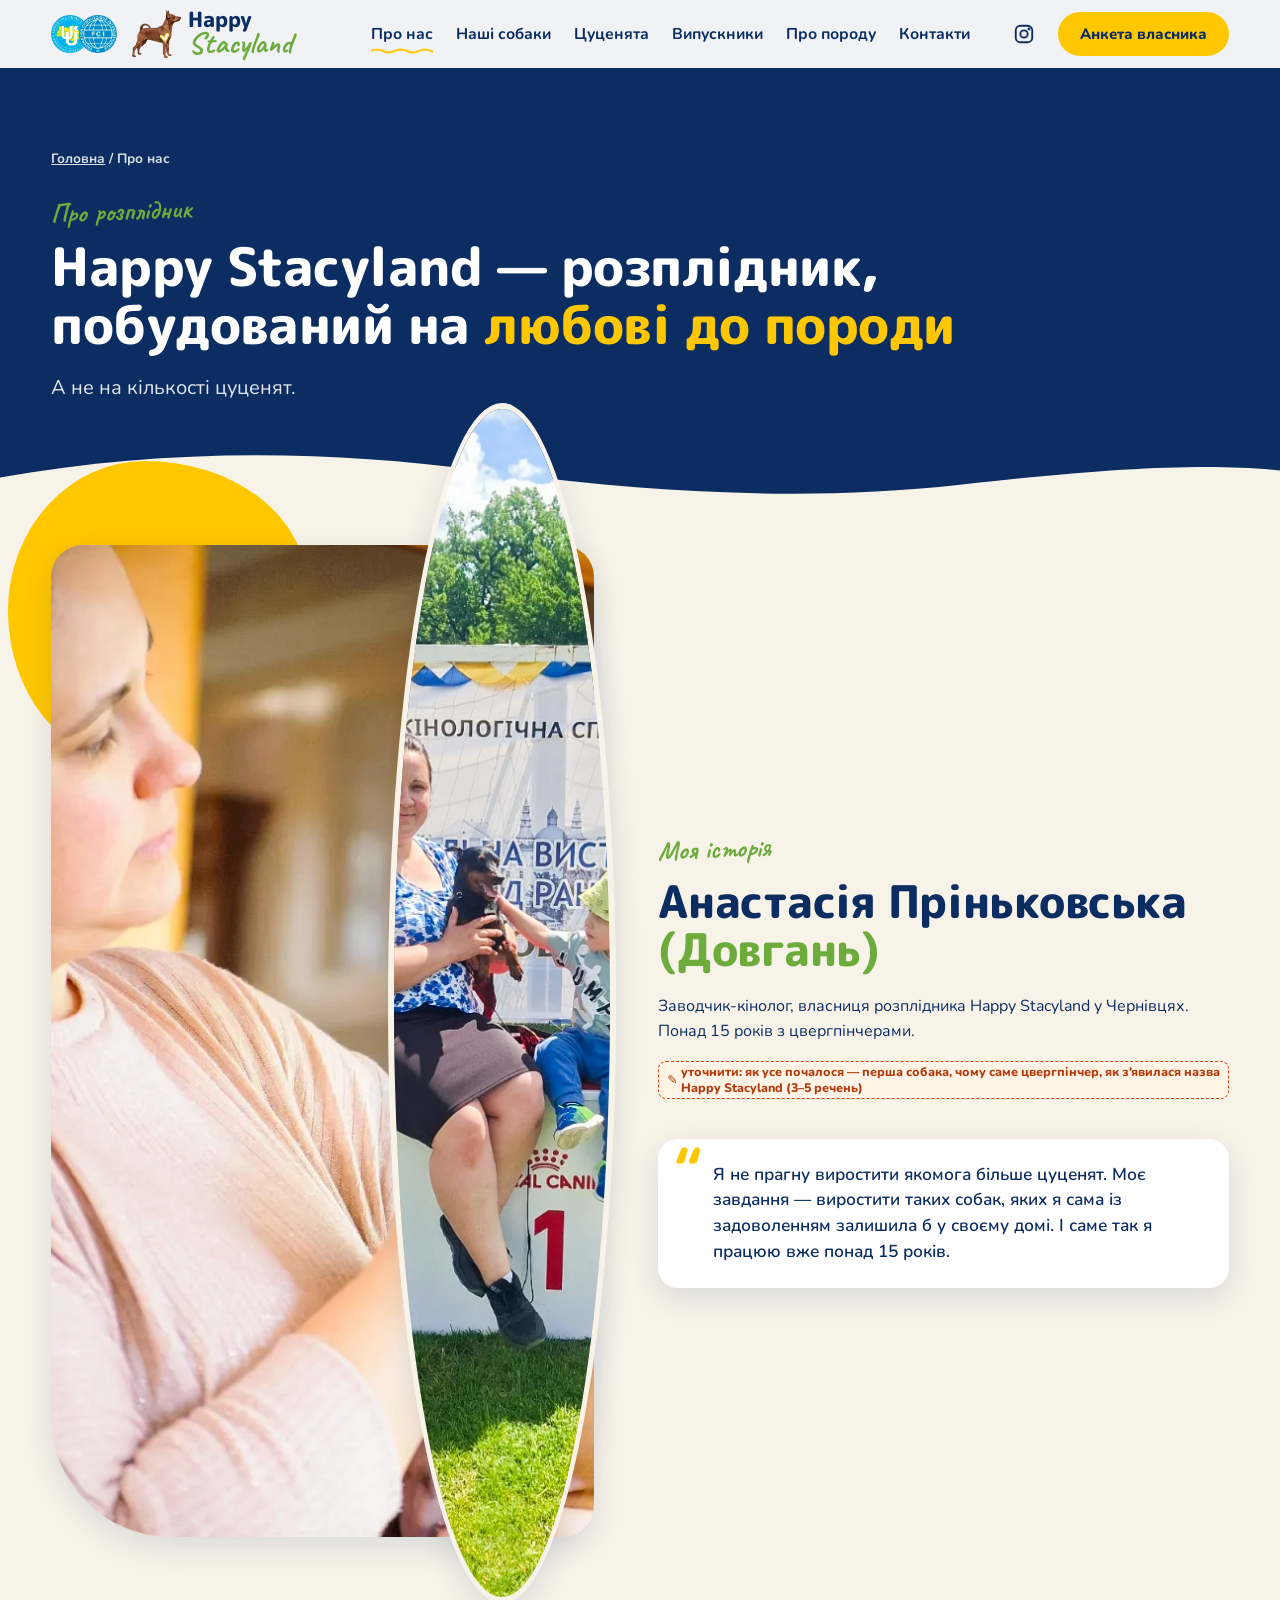
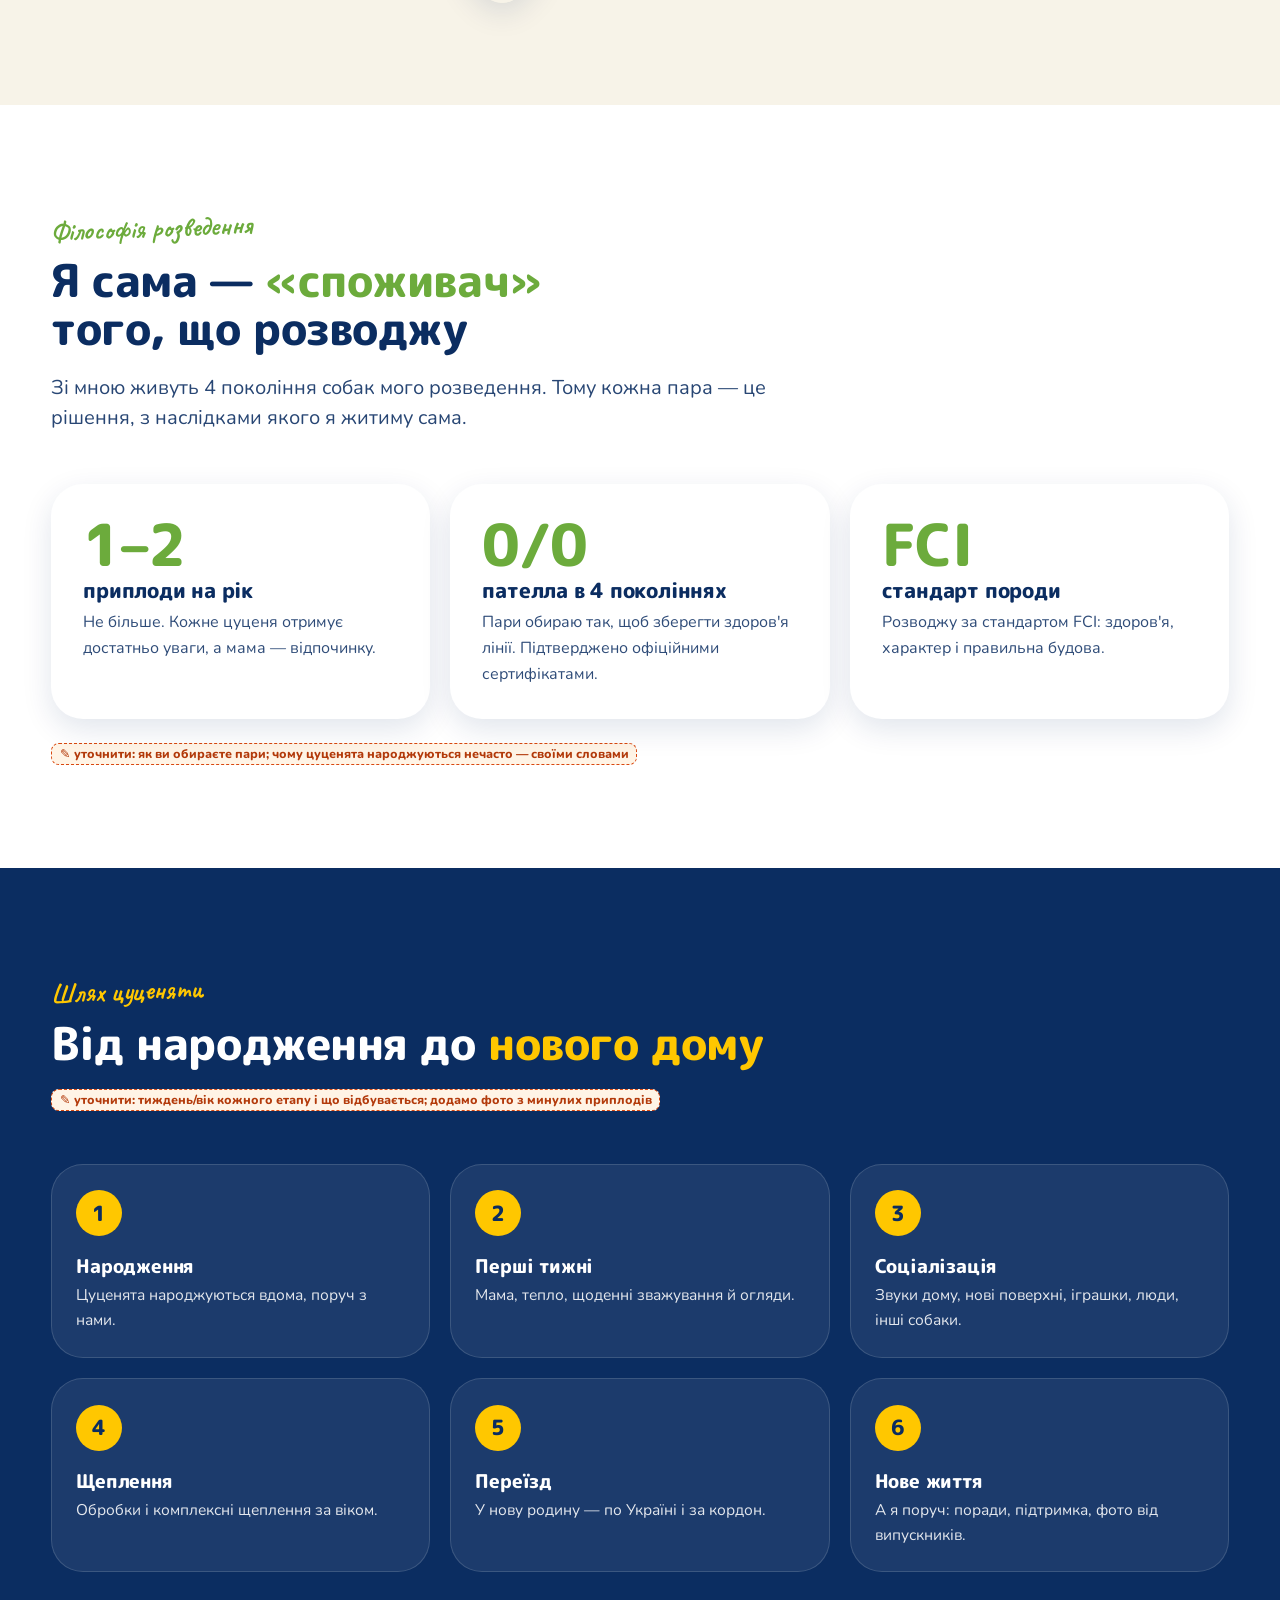
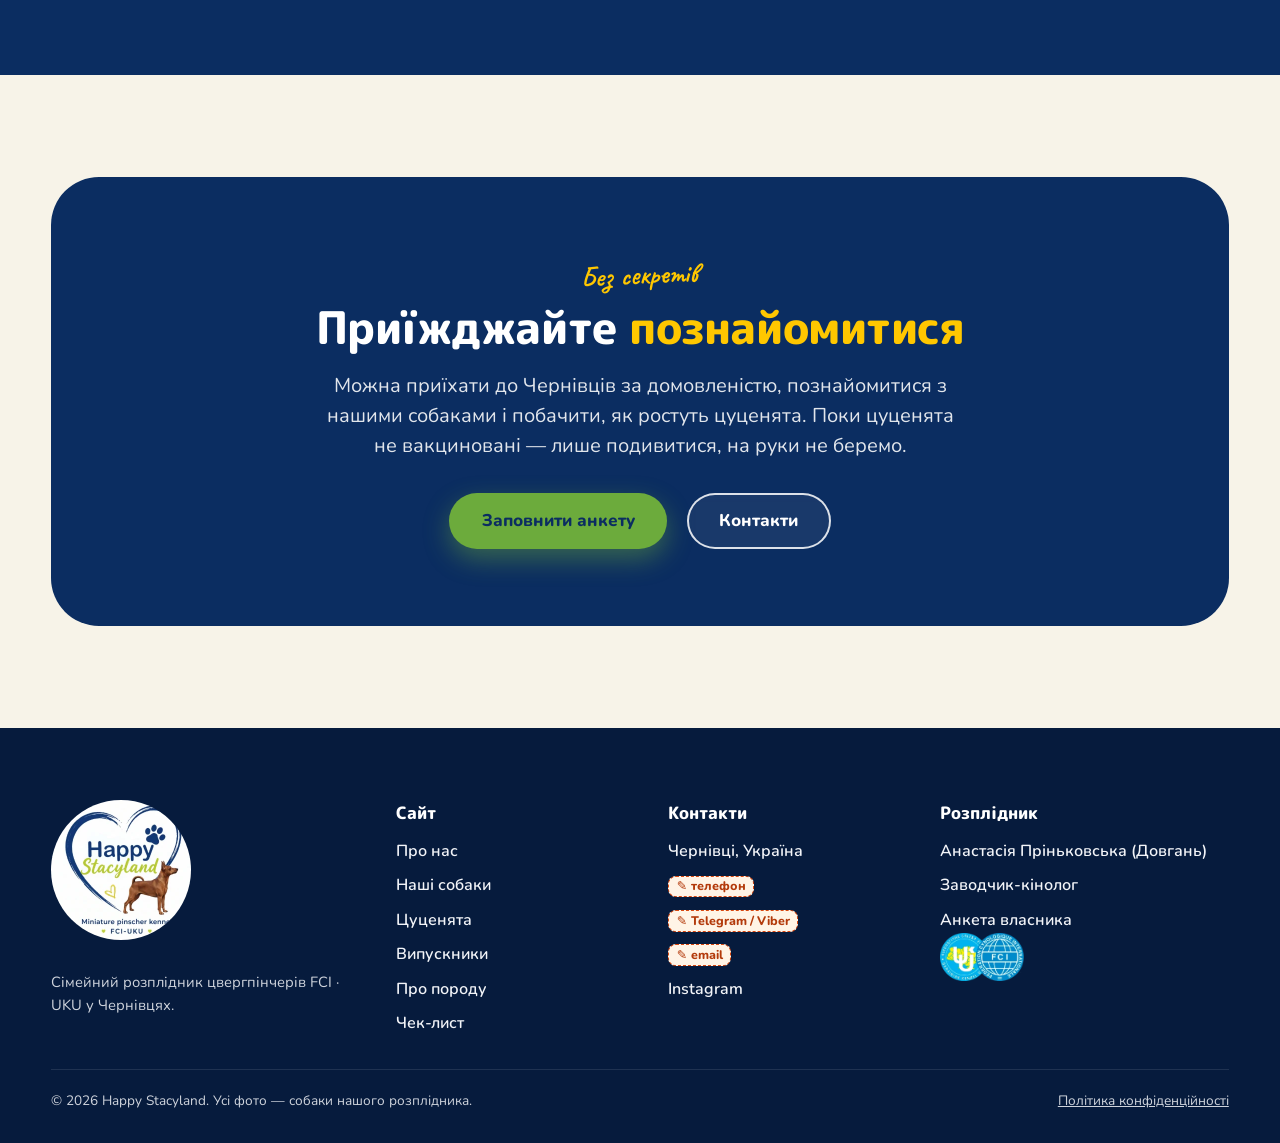
<file: site/about.html>
<!doctype html>
<html lang="uk">
<head>
  <meta charset="utf-8">
  <meta name="viewport" content="width=device-width, initial-scale=1">
  <title>Про розплідник — Happy Stacyland</title>
  <meta name="description" content="Анастасія Пріньковська (Довгань), заводчик-кінолог. Сімейний розплідник цвергпінчерів FCI · UKU у Чернівцях, 15+ років з породою.">
  <meta name="theme-color" content="#0B2D61">
  <meta property="og:title" content="Про розплідник — Happy Stacyland">
  <meta property="og:description" content="Анастасія Пріньковська (Довгань), заводчик-кінолог. Сімейний розплідник цвергпінчерів FCI · UKU у Чернівцях, 15+ років з породою.">
  <meta property="og:image" content="assets/hero/frame-30.webp">
  <link rel="icon" href="assets/images/favicon.png" type="image/png">

  <!-- Шрифти: заголовки / текст / рукописні підписи -->
  <link rel="preconnect" href="https://fonts.googleapis.com">
  <link rel="preconnect" href="https://fonts.gstatic.com" crossorigin>
  <link rel="stylesheet" href="https://fonts.googleapis.com/css2?family=M+PLUS+Rounded+1c:wght@800&family=Nunito:wght@400;600;700;800&family=Caveat:wght@700&display=swap">
  <link rel="stylesheet" href="css/style.css?v=2026-11-26b">
</head>
<body>

  <!-- ===================== ШАПКА ===================== -->
  <header class="header" id="header" data-solid>
    <div class="header__inner">
      <div class="header__brand">
        <!-- Логотипи організацій (UKU та FCI) -->
        <img class="header__orgs" src="assets/images/logo-fci-uku.webp" width="209" height="120"
             alt="Члени Кінологічної спілки України (UKU) та FCI">
        <!-- Логотип розплідника: собачка з серцем + напис -->
        <a class="logo" href="index.html" aria-label="Happy Stacyland — на головну">
          <img class="logo__mark" src="assets/images/logo-dog.webp" width="183" height="180" alt="">
          <span class="logo__text">
            <span class="logo__happy">Happy</span>
            <span class="logo__stacyland">Stacyland</span>
          </span>
        </a>
      </div>

      <nav class="nav" aria-label="Головне меню">
        <ul class="nav__list">
          <li><a class="nav__link" href="about.html" aria-current="page">Про нас</a></li>
          <li><a class="nav__link" href="dogs.html">Наші собаки</a></li>
          <li><a class="nav__link" href="puppies.html">Цуценята</a></li>
          <li><a class="nav__link" href="graduates.html">Випускники</a></li>
          <li><a class="nav__link" href="breed.html">Про породу</a></li>
          <li><a class="nav__link" href="contacts.html">Контакти</a></li>
        </ul>
      </nav>

      <div class="header__actions">
        <a class="header__icon header__icon--hide-mobile" href="https://instagram.com/anactacya_happy_stacyland" target="_blank" rel="noopener" aria-label="Instagram Happy Stacyland">
          <svg viewBox="0 0 24 24" fill="none" stroke="currentColor" stroke-width="2" stroke-linecap="round" aria-hidden="true"><rect x="3" y="3" width="18" height="18" rx="5"/><circle cx="12" cy="12" r="4"/><circle cx="17.5" cy="6.5" r="0.6" fill="currentColor"/></svg>
        </a>
        <a class="btn btn--small btn--yellow header__cta" href="contacts.html#anketa">Анкета власника</a>
        <button class="burger" type="button" aria-label="Відкрити меню" aria-expanded="false" aria-controls="mobile-menu">
          <span class="burger__line"></span><span class="burger__line"></span><span class="burger__line"></span>
        </button>
      </div>
    </div>
  </header>

  <!-- Мобільне меню -->
  <div class="mobile-menu" id="mobile-menu" aria-hidden="true">
    <ul class="mobile-menu__list">
      <li class="mobile-menu__item"><a class="mobile-menu__link" href="about.html">Про нас</a></li>
      <li class="mobile-menu__item"><a class="mobile-menu__link" href="dogs.html">Наші собаки</a></li>
      <li class="mobile-menu__item"><a class="mobile-menu__link" href="puppies.html">Цуценята</a></li>
      <li class="mobile-menu__item"><a class="mobile-menu__link" href="graduates.html">Випускники</a></li>
      <li class="mobile-menu__item"><a class="mobile-menu__link" href="breed.html">Про породу</a></li>
      <li class="mobile-menu__item"><a class="mobile-menu__link" href="contacts.html">Контакти</a></li>
    </ul>
    <div class="mobile-menu__footer">
      <a class="btn btn--yellow" href="contacts.html#anketa">Заповнити анкету</a>
      <a class="header__icon" href="https://instagram.com/anactacya_happy_stacyland" target="_blank" rel="noopener" aria-label="Instagram Happy Stacyland">
        <svg viewBox="0 0 24 24" fill="none" stroke="currentColor" stroke-width="2" stroke-linecap="round" aria-hidden="true"><rect x="3" y="3" width="18" height="18" rx="5"/><circle cx="12" cy="12" r="4"/><circle cx="17.5" cy="6.5" r="0.6" fill="currentColor"/></svg>
      </a>
    </div>
  </div>

  <main>
    <section class="page-hero" aria-labelledby="page-title">
      <div class="container">
        <p class="breadcrumbs"><a href="index.html">Головна</a> / Про нас</p>
        <span class="eyebrow">Про розплідник</span>
        <h1 class="section-title" id="page-title">Happy Stacyland — розплідник, побудований на <mark>любові до породи</mark></h1>
        <p class="section-lead">А не на кількості цуценят.</p>
      </div>
      <svg class="page-hero__wave" viewBox="0 0 1440 90" preserveAspectRatio="none" aria-hidden="true"><path fill="currentColor" d="M0 50 C180 10 360 10 540 40 C720 70 900 85 1080 60 C1260 35 1360 30 1440 40 V90 H0 Z"/></svg>
    </section>

    <!-- ===================== ІСТОРІЯ ===================== -->
    <section class="section" style="padding-top: 2.5rem;" aria-labelledby="story-title">
      <div class="container about">
        <div class="about__media" data-reveal>
          <span class="about__blob" aria-hidden="true"></span>
          <img class="about__photo-main" src="assets/images/breeder-red.webp" width="1000" height="992" loading="lazy" alt="Анастасія Пріньковська з рудим цвергпінчером на руках">
          <img class="about__photo-small" src="assets/images/breeder-show.webp" width="857" height="1200" loading="lazy" alt="Анастасія з собакою на виставці">
        </div>
        <div data-reveal>
          <span class="eyebrow">Моя історія</span>
          <h2 class="section-title" id="story-title">Анастасія Пріньковська <mark>(Довгань)</mark></h2>
          <div class="prose">
            <p>Заводчик-кінолог, власниця розплідника Happy Stacyland у Чернівцях. Понад 15 років з цвергпінчерами.</p>
            <p class="todo">уточнити: як усе почалося — перша собака, чому саме цвергпінчер, як з'явилася назва Happy Stacyland (3–5 речень)</p>
          </div>
          <blockquote class="quote" style="margin-top: 1.5rem;">
            Я не прагну виростити якомога більше цуценят. Моє завдання — виростити таких собак,
            яких я сама із задоволенням залишила б у своєму домі. І саме так я працюю вже понад 15 років.
          </blockquote>
        </div>
      </div>
    </section>

    <!-- ===================== ФІЛОСОФІЯ ===================== -->
    <section class="section section--white" aria-labelledby="phil-title">
      <div class="container">
        <div class="section-head" data-reveal>
          <span class="eyebrow">Філософія розведення</span>
          <h2 class="section-title" id="phil-title">Я сама — <mark>«споживач»</mark> того, що розводжу</h2>
          <p class="section-lead">Зі мною живуть 4 покоління собак мого розведення. Тому кожна пара — це рішення, з наслідками якого я житиму сама.</p>
        </div>
        <div class="trust-grid">
          <article class="card" data-reveal><span class="big-num" style="color: var(--c-green);">1–2</span><h3 class="card__title">приплоди на рік</h3><p class="card__text">Не більше. Кожне цуценя отримує достатньо уваги, а мама — відпочинку.</p></article>
          <article class="card" data-reveal><span class="big-num" style="color: var(--c-green);">0/0</span><h3 class="card__title">пателла в 4 поколіннях</h3><p class="card__text">Пари обираю так, щоб зберегти здоров'я лінії. Підтверджено офіційними сертифікатами.</p></article>
          <article class="card" data-reveal><span class="big-num" style="color: var(--c-green);">FCI</span><h3 class="card__title">стандарт породи</h3><p class="card__text">Розводжу за стандартом FCI: здоров'я, характер і правильна будова.</p></article>
        </div>
        <p class="todo" style="margin-top: 1.5rem;">уточнити: як ви обираєте пари; чому цуценята народжуються нечасто — своїми словами</p>
      </div>
    </section>

    <!-- ===================== ШЛЯХ ЦУЦЕНЯТИ ===================== -->
    <section class="section section--navy" aria-labelledby="path-title">
      <div class="container">
        <div class="section-head" data-reveal>
          <span class="eyebrow">Шлях цуценяти</span>
          <h2 class="section-title" id="path-title">Від народження до <mark>нового дому</mark></h2>
          <p class="todo">уточнити: тиждень/вік кожного етапу і що відбувається; додамо фото з минулих приплодів</p>
        </div>
        <ol class="steps">
          <li class="step" data-reveal><h3 class="step__title">Народження</h3><p class="step__text">Цуценята народжуються вдома, поруч з нами.</p></li>
          <li class="step" data-reveal><h3 class="step__title">Перші тижні</h3><p class="step__text">Мама, тепло, щоденні зважування й огляди.</p></li>
          <li class="step" data-reveal><h3 class="step__title">Соціалізація</h3><p class="step__text">Звуки дому, нові поверхні, іграшки, люди, інші собаки.</p></li>
          <li class="step" data-reveal><h3 class="step__title">Щеплення</h3><p class="step__text">Обробки і комплексні щеплення за віком.</p></li>
          <li class="step" data-reveal><h3 class="step__title">Переїзд</h3><p class="step__text">У нову родину — по Україні і за кордон.</p></li>
          <li class="step" data-reveal><h3 class="step__title">Нове життя</h3><p class="step__text">А я поруч: поради, підтримка, фото від випускників.</p></li>
        </ol>
      </div>
    </section>

    <!-- ===================== ЗАПРОШЕННЯ ===================== -->
    <section class="section" aria-labelledby="visit-title">
      <div class="container">
        <div class="final" data-reveal>
          <span class="eyebrow">Без секретів</span>
          <h2 class="section-title" id="visit-title">Приїжджайте <mark>познайомитися</mark></h2>
          <p class="section-lead">Можна приїхати до Чернівців за домовленістю, познайомитися з нашими собаками і побачити, як ростуть цуценята. Поки цуценята не вакциновані — лише подивитися, на руки не беремо.</p>
          <div class="btn-row">
            <a class="btn btn--primary" href="contacts.html#anketa">Заповнити анкету</a>
            <a class="btn btn--ghost-light" href="contacts.html#contacts">Контакти</a>
          </div>
        </div>
      </div>
    </section>
  </main>

  <!-- ===================== ФУТЕР ===================== -->
  <footer class="footer">
    <div class="container">
      <div class="footer__grid">
        <div class="footer__brand">
          <img class="footer__logo" src="assets/images/logo-full.webp" width="280" height="280" loading="lazy" alt="Логотип Happy Stacyland — Miniature pinscher kennel FCI-UKU">
          <p class="footer__about">Сімейний розплідник цвергпінчерів FCI · UKU у Чернівцях.</p>
        </div>
        <nav aria-label="Меню у футері">
          <p class="footer__title">Сайт</p>
          <ul class="footer__list">
            <li><a href="about.html">Про нас</a></li>
            <li><a href="dogs.html">Наші собаки</a></li>
            <li><a href="puppies.html">Цуценята</a></li>
            <li><a href="graduates.html">Випускники</a></li>
            <li><a href="breed.html">Про породу</a></li>
            <li><a href="guide.html">Чек-лист</a></li>
          </ul>
        </nav>
        <div>
          <p class="footer__title">Контакти</p>
          <ul class="footer__list">
            <li>Чернівці, Україна</li>
            <li><span class="todo">телефон</span></li>
            <li><span class="todo">Telegram / Viber</span></li>
            <li><span class="todo">email</span></li>
            <li><a href="https://instagram.com/anactacya_happy_stacyland" target="_blank" rel="noopener">Instagram</a></li>
          </ul>
        </div>
        <div>
          <p class="footer__title">Розплідник</p>
          <ul class="footer__list">
            <li>Анастасія Пріньковська (Довгань)</li>
            <li>Заводчик-кінолог</li>
            <li><a href="contacts.html#anketa">Анкета власника</a></li>
          </ul>
          <img class="footer__orgs" src="assets/images/logo-fci-uku.webp" width="209" height="120" loading="lazy" alt="Члени UKU та FCI">
        </div>
      </div>
      <div class="footer__bottom">
        <span>© 2026 Happy Stacyland. Усі фото — собаки нашого розплідника.</span>
        <a href="privacy.html">Політика конфіденційності</a>
      </div>
    </div>
  </footer>

  <!-- Плаваюча кнопка на телефоні -->
  <a class="btn btn--primary mobile-cta" href="contacts.html#anketa">Записатися в лист очікування</a>

  <script src="js/main.js?v=2026-11-26b" defer></script>
</body>
</html>
</file>
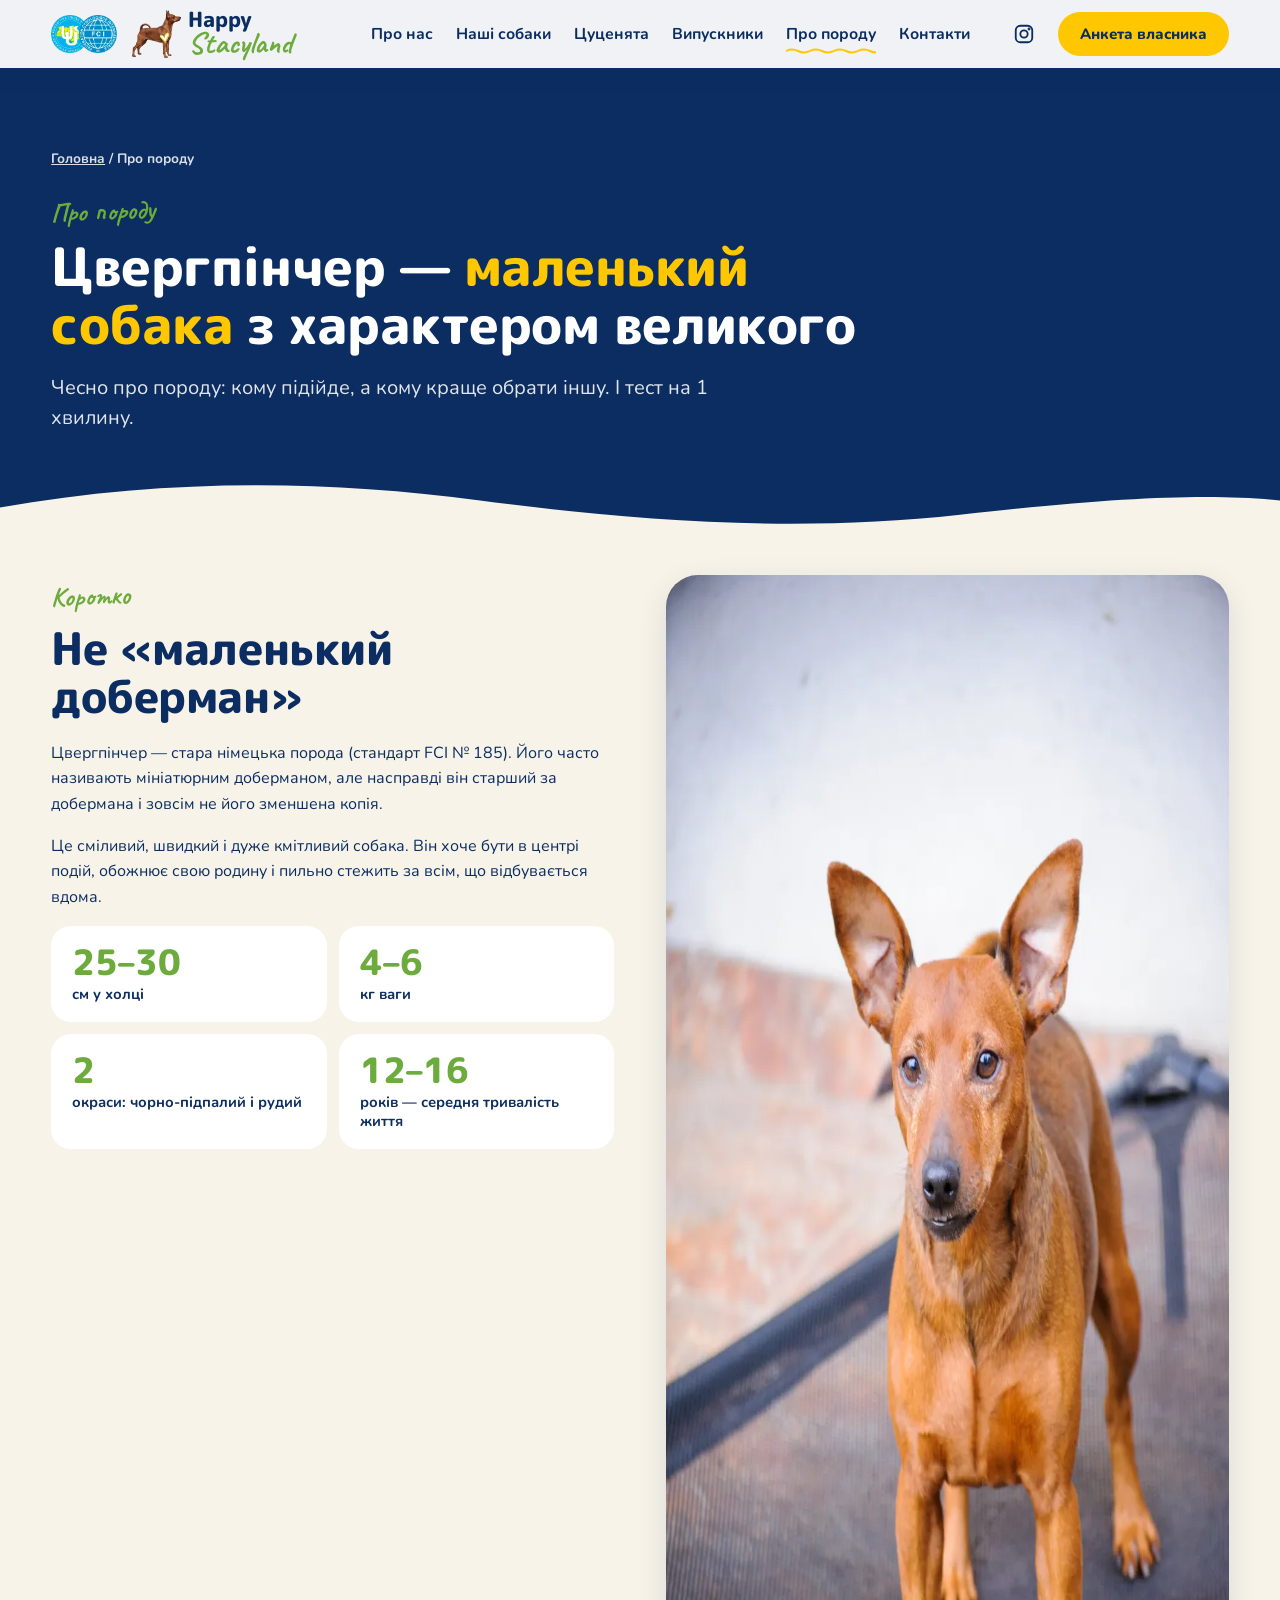
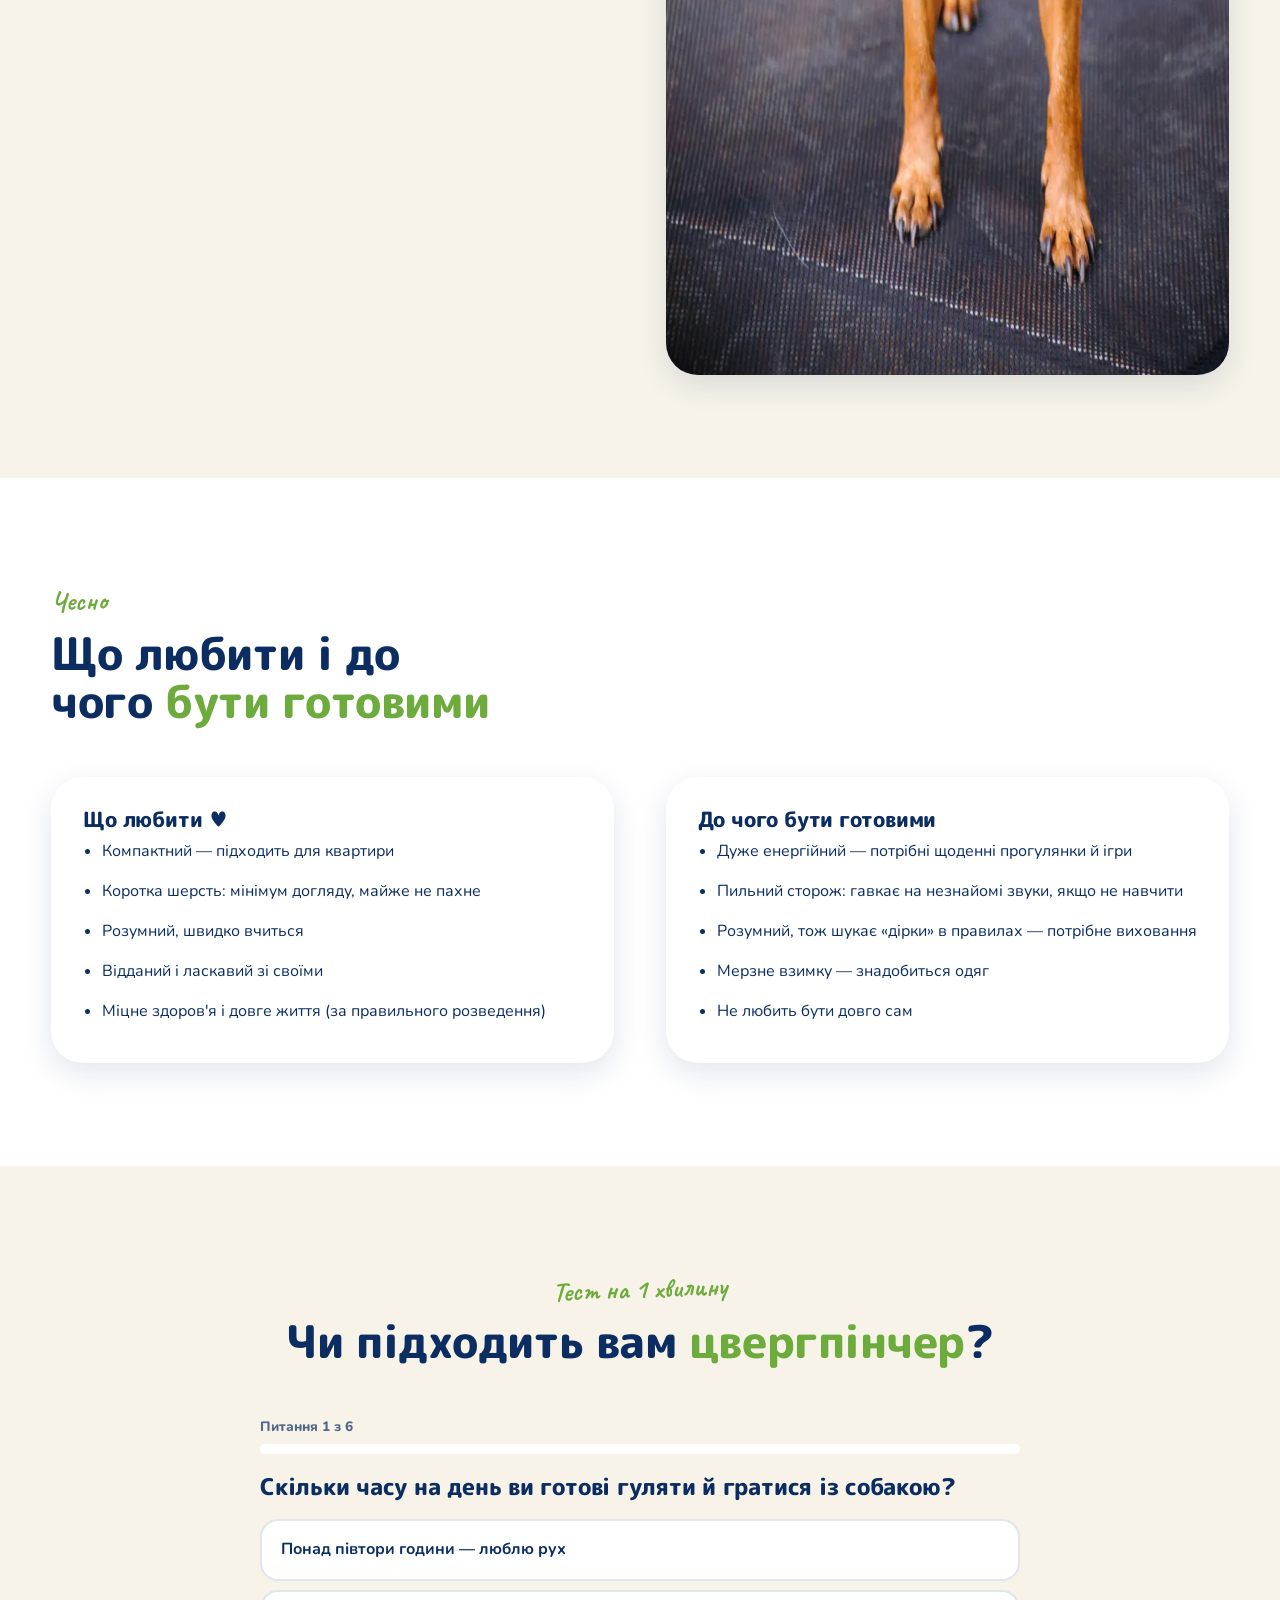
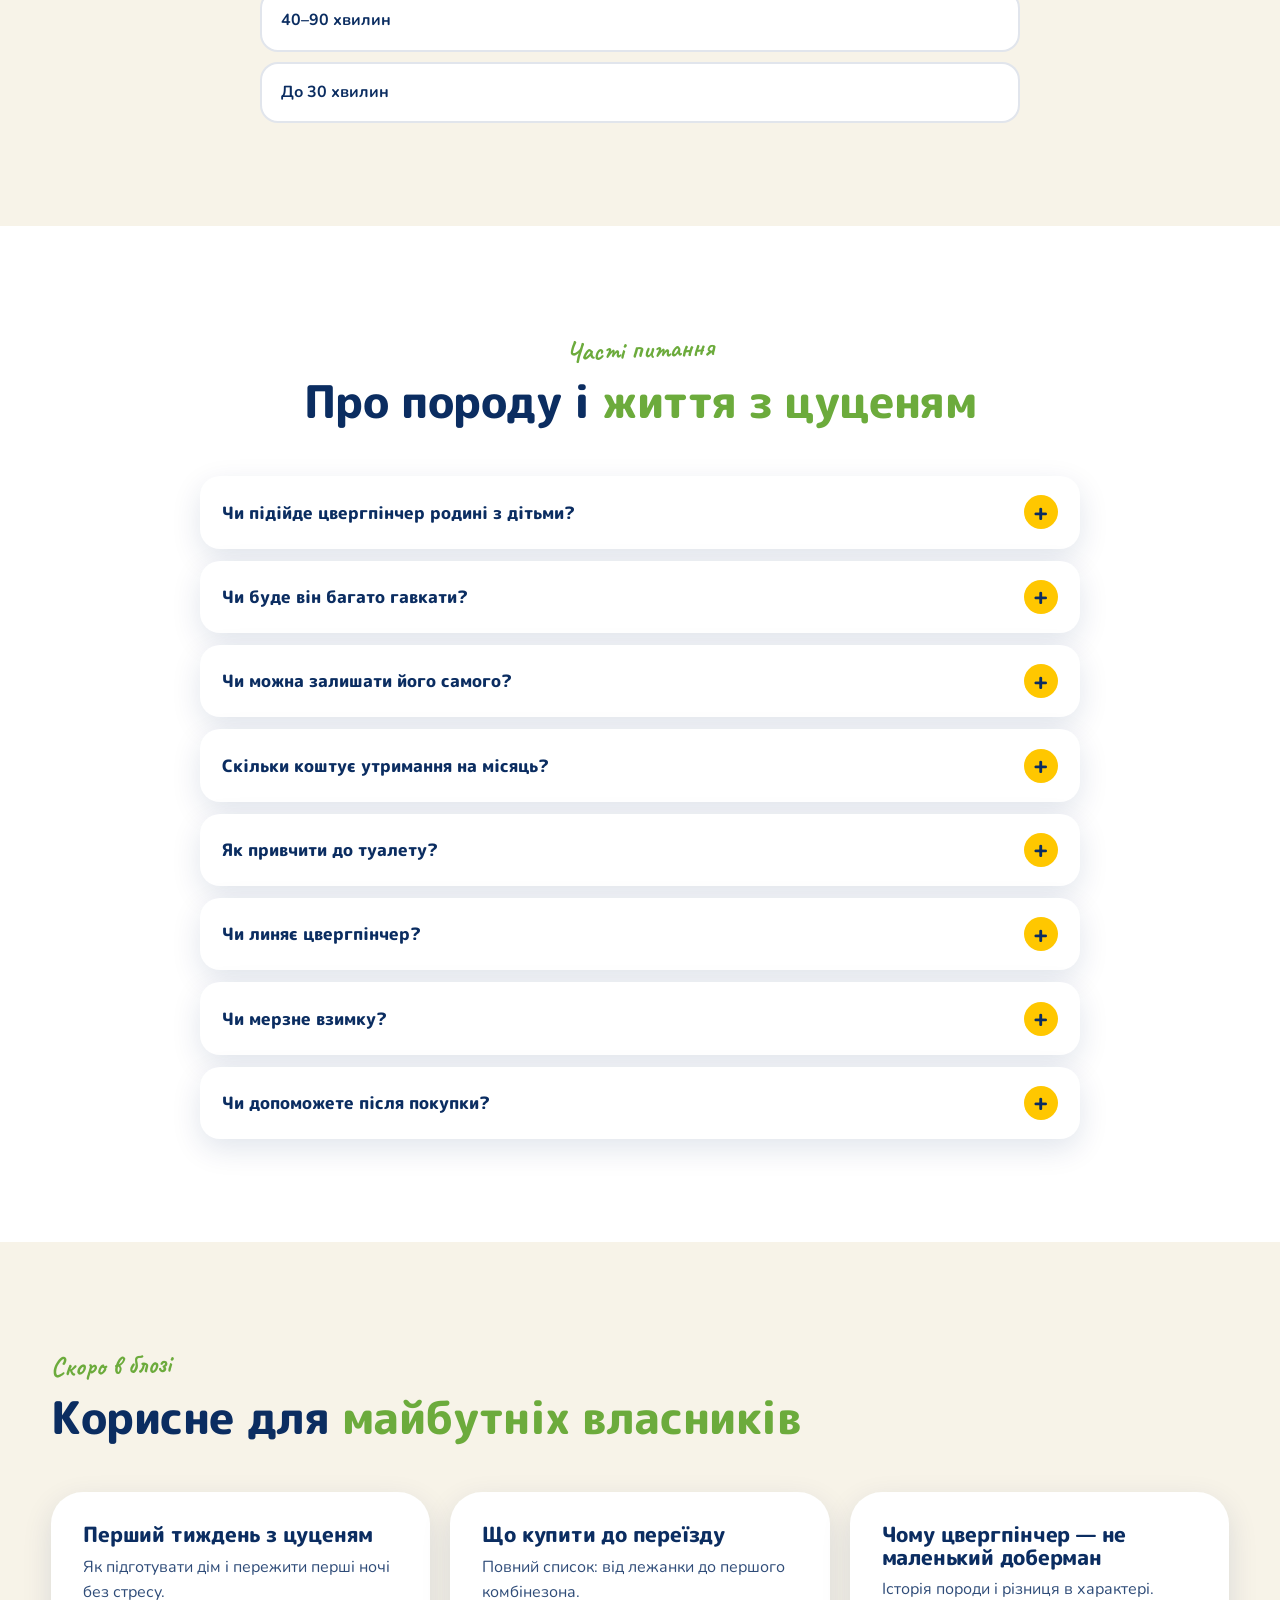
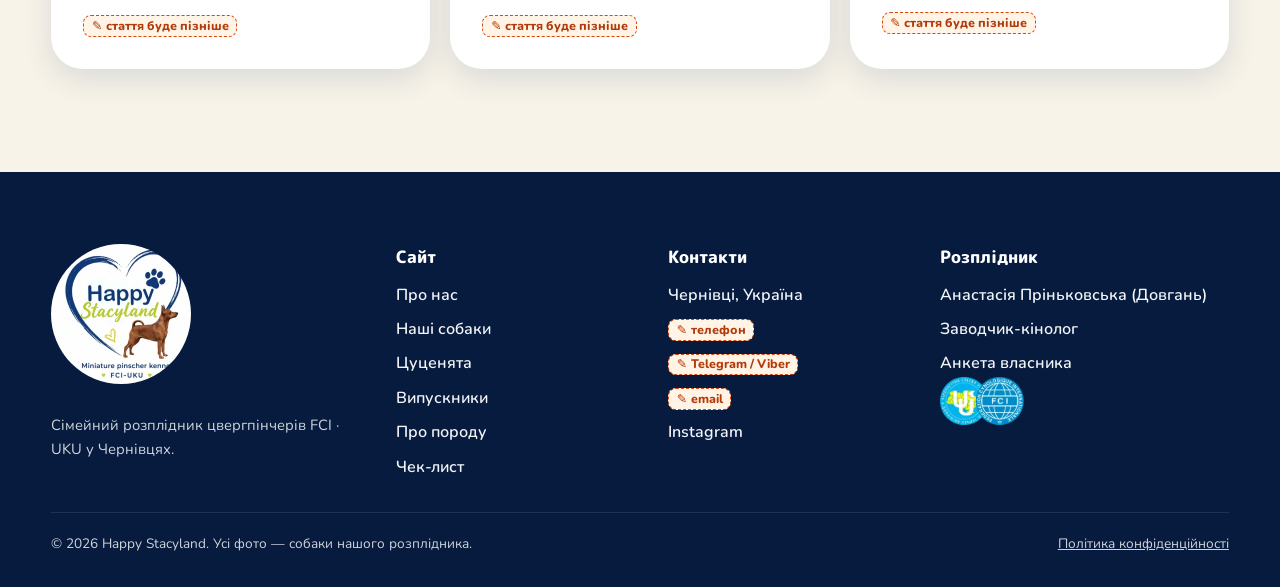
<file: site/breed.html>
<!doctype html>
<html lang="uk">
<head>
  <meta charset="utf-8">
  <meta name="viewport" content="width=device-width, initial-scale=1">
  <title>Цвергпінчер: характер, догляд, тест «Чи підходить вам» — Happy Stacyland</title>
  <meta name="description" content="Чесно про породу цвергпінчер: кому підійде, плюси і нюанси, часті питання і тест на 1 хвилину.">
  <meta name="theme-color" content="#0B2D61">
  <meta property="og:title" content="Цвергпінчер: характер, догляд, тест «Чи підходить вам» — Happy Stacyland">
  <meta property="og:description" content="Чесно про породу цвергпінчер: кому підійде, плюси і нюанси, часті питання і тест на 1 хвилину.">
  <meta property="og:image" content="assets/hero/frame-30.webp">
  <link rel="icon" href="assets/images/favicon.png" type="image/png">

  <!-- Шрифти: заголовки / текст / рукописні підписи -->
  <link rel="preconnect" href="https://fonts.googleapis.com">
  <link rel="preconnect" href="https://fonts.gstatic.com" crossorigin>
  <link rel="stylesheet" href="https://fonts.googleapis.com/css2?family=M+PLUS+Rounded+1c:wght@800&family=Nunito:wght@400;600;700;800&family=Caveat:wght@700&display=swap">
  <link rel="stylesheet" href="css/style.css?v=2026-11-26b">
</head>
<body>

  <!-- ===================== ШАПКА ===================== -->
  <header class="header" id="header" data-solid>
    <div class="header__inner">
      <div class="header__brand">
        <!-- Логотипи організацій (UKU та FCI) -->
        <img class="header__orgs" src="assets/images/logo-fci-uku.webp" width="209" height="120"
             alt="Члени Кінологічної спілки України (UKU) та FCI">
        <!-- Логотип розплідника: собачка з серцем + напис -->
        <a class="logo" href="index.html" aria-label="Happy Stacyland — на головну">
          <img class="logo__mark" src="assets/images/logo-dog.webp" width="183" height="180" alt="">
          <span class="logo__text">
            <span class="logo__happy">Happy</span>
            <span class="logo__stacyland">Stacyland</span>
          </span>
        </a>
      </div>

      <nav class="nav" aria-label="Головне меню">
        <ul class="nav__list">
          <li><a class="nav__link" href="about.html">Про нас</a></li>
          <li><a class="nav__link" href="dogs.html">Наші собаки</a></li>
          <li><a class="nav__link" href="puppies.html">Цуценята</a></li>
          <li><a class="nav__link" href="graduates.html">Випускники</a></li>
          <li><a class="nav__link" href="breed.html" aria-current="page">Про породу</a></li>
          <li><a class="nav__link" href="contacts.html">Контакти</a></li>
        </ul>
      </nav>

      <div class="header__actions">
        <a class="header__icon header__icon--hide-mobile" href="https://instagram.com/anactacya_happy_stacyland" target="_blank" rel="noopener" aria-label="Instagram Happy Stacyland">
          <svg viewBox="0 0 24 24" fill="none" stroke="currentColor" stroke-width="2" stroke-linecap="round" aria-hidden="true"><rect x="3" y="3" width="18" height="18" rx="5"/><circle cx="12" cy="12" r="4"/><circle cx="17.5" cy="6.5" r="0.6" fill="currentColor"/></svg>
        </a>
        <a class="btn btn--small btn--yellow header__cta" href="contacts.html#anketa">Анкета власника</a>
        <button class="burger" type="button" aria-label="Відкрити меню" aria-expanded="false" aria-controls="mobile-menu">
          <span class="burger__line"></span><span class="burger__line"></span><span class="burger__line"></span>
        </button>
      </div>
    </div>
  </header>

  <!-- Мобільне меню -->
  <div class="mobile-menu" id="mobile-menu" aria-hidden="true">
    <ul class="mobile-menu__list">
      <li class="mobile-menu__item"><a class="mobile-menu__link" href="about.html">Про нас</a></li>
      <li class="mobile-menu__item"><a class="mobile-menu__link" href="dogs.html">Наші собаки</a></li>
      <li class="mobile-menu__item"><a class="mobile-menu__link" href="puppies.html">Цуценята</a></li>
      <li class="mobile-menu__item"><a class="mobile-menu__link" href="graduates.html">Випускники</a></li>
      <li class="mobile-menu__item"><a class="mobile-menu__link" href="breed.html">Про породу</a></li>
      <li class="mobile-menu__item"><a class="mobile-menu__link" href="contacts.html">Контакти</a></li>
    </ul>
    <div class="mobile-menu__footer">
      <a class="btn btn--yellow" href="contacts.html#anketa">Заповнити анкету</a>
      <a class="header__icon" href="https://instagram.com/anactacya_happy_stacyland" target="_blank" rel="noopener" aria-label="Instagram Happy Stacyland">
        <svg viewBox="0 0 24 24" fill="none" stroke="currentColor" stroke-width="2" stroke-linecap="round" aria-hidden="true"><rect x="3" y="3" width="18" height="18" rx="5"/><circle cx="12" cy="12" r="4"/><circle cx="17.5" cy="6.5" r="0.6" fill="currentColor"/></svg>
      </a>
    </div>
  </div>

  <main>
    <section class="page-hero" aria-labelledby="page-title">
      <div class="container">
        <p class="breadcrumbs"><a href="index.html">Головна</a> / Про породу</p>
        <span class="eyebrow">Про породу</span>
        <h1 class="section-title" id="page-title">Цвергпінчер — <mark>маленький собака</mark> з характером великого</h1>
        <p class="section-lead">Чесно про породу: кому підійде, а кому краще обрати іншу. І тест на 1 хвилину.</p>
      </div>
      <svg class="page-hero__wave" viewBox="0 0 1440 90" preserveAspectRatio="none" aria-hidden="true"><path fill="currentColor" d="M0 50 C180 10 360 10 540 40 C720 70 900 85 1080 60 C1260 35 1360 30 1440 40 V90 H0 Z"/></svg>
    </section>

    <!-- ===================== КОРОТКО ПРО ПОРОДУ ===================== -->
    <section class="section" style="padding-top: 2.5rem;" aria-labelledby="facts-title">
      <div class="container two-col">
        <div data-reveal>
          <span class="eyebrow">Коротко</span>
          <h2 class="section-title" id="facts-title">Не «маленький доберман»</h2>
          <div class="prose">
            <p>
              Цвергпінчер — стара німецька порода (стандарт FCI № 185). Його часто називають мініатюрним доберманом,
              але насправді він старший за добермана і зовсім не його зменшена копія.
            </p>
            <p>
              Це сміливий, швидкий і дуже кмітливий собака. Він хоче бути в центрі подій,
              обожнює свою родину і пильно стежить за всім, що відбувається вдома.
            </p>
          </div>
          <div class="stats">
            <div class="stat"><span class="stat__num">25–30</span><span class="stat__label">см у холці</span></div>
            <div class="stat"><span class="stat__num">4–6</span><span class="stat__label">кг ваги</span></div>
            <div class="stat"><span class="stat__num">2</span><span class="stat__label">окраси: чорно-підпалий і рудий</span></div>
            <div class="stat"><span class="stat__num">12–16</span><span class="stat__label">років — середня тривалість життя</span></div>
          </div>
        </div>
        <img data-reveal src="assets/images/dog-3.webp" width="933" height="1400" loading="lazy"
             style="width: 100%; border-radius: var(--radius-l); box-shadow: var(--shadow-soft);"
             alt="Рудий цвергпінчер розплідника Happy Stacyland">
      </div>
    </section>

    <!-- ===================== ПЛЮСИ І НЮАНСИ ===================== -->
    <section class="section section--white" aria-labelledby="pros-title">
      <div class="container">
        <div class="section-head" data-reveal>
          <span class="eyebrow">Чесно</span>
          <h2 class="section-title" id="pros-title">Що любити і до чого <mark>бути готовими</mark></h2>
        </div>
        <div class="two-col">
          <article class="card" data-reveal>
            <h3 class="card__title">Що любити ♥</h3>
            <ul class="prose" style="padding-left: 1.2rem; list-style: disc; display: grid; gap: 0.5rem;">
              <li>Компактний — підходить для квартири</li>
              <li>Коротка шерсть: мінімум догляду, майже не пахне</li>
              <li>Розумний, швидко вчиться</li>
              <li>Відданий і ласкавий зі своїми</li>
              <li>Міцне здоров'я і довге життя (за правильного розведення)</li>
            </ul>
          </article>
          <article class="card" data-reveal>
            <h3 class="card__title">До чого бути готовими</h3>
            <ul class="prose" style="padding-left: 1.2rem; list-style: disc; display: grid; gap: 0.5rem;">
              <li>Дуже енергійний — потрібні щоденні прогулянки й ігри</li>
              <li>Пильний сторож: гавкає на незнайомі звуки, якщо не навчити</li>
              <li>Розумний, тож шукає «дірки» в правилах — потрібне виховання</li>
              <li>Мерзне взимку — знадобиться одяг</li>
              <li>Не любить бути довго сам</li>
            </ul>
          </article>
        </div>
      </div>
    </section>

    <!-- ===================== КВІЗ ===================== -->
    <section class="section" id="quiz" aria-labelledby="quiz-title">
      <div class="container">
        <div class="section-head section-head--center" data-reveal>
          <span class="eyebrow">Тест на 1 хвилину</span>
          <h2 class="section-title" id="quiz-title">Чи підходить вам <mark>цвергпінчер</mark>?</h2>
        </div>

        <div class="quiz" data-quiz>
          <p class="quiz__count"></p>
          <div class="quiz__progress"><div class="quiz__bar"></div></div>

          <div class="quiz__step">
            <h3 class="quiz__q">Скільки часу на день ви готові гуляти й гратися із собакою?</h3>
            <div class="quiz__answers">
              <button class="quiz__answer" type="button" data-score="2">Понад півтори години — люблю рух</button>
              <button class="quiz__answer" type="button" data-score="1">40–90 хвилин</button>
              <button class="quiz__answer" type="button" data-score="0">До 30 хвилин</button>
            </div>
          </div>
          <div class="quiz__step">
            <h3 class="quiz__q">Скільки годин на день собака буде сама?</h3>
            <div class="quiz__answers">
              <button class="quiz__answer" type="button" data-score="2">Майже ніколи або до 4 годин</button>
              <button class="quiz__answer" type="button" data-score="1">4–8 годин</button>
              <button class="quiz__answer" type="button" data-score="0">Більше 8 годин</button>
            </div>
          </div>
          <div class="quiz__step">
            <h3 class="quiz__q">Чи є у вас діти?</h3>
            <div class="quiz__answers">
              <button class="quiz__answer" type="button" data-score="2">Немає, або вони вже школярі</button>
              <button class="quiz__answer" type="button" data-score="1">Є малюки, і я готовий(-а) пильнувати їхні ігри</button>
              <button class="quiz__answer" type="button" data-score="0">Є малюки, а часу стежити майже немає</button>
            </div>
          </div>
          <div class="quiz__step">
            <h3 class="quiz__q">Як ви ставитесь до гавкоту?</h3>
            <div class="quiz__answers">
              <button class="quiz__answer" type="button" data-score="2">Нормально, навчу собаку, коли можна, а коли ні</button>
              <button class="quiz__answer" type="button" data-score="1">Трохи напружує</button>
              <button class="quiz__answer" type="button" data-score="0">Мені потрібна дуже тиха собака</button>
            </div>
          </div>
          <div class="quiz__step">
            <h3 class="quiz__q">Ви готові займатися вихованням?</h3>
            <div class="quiz__answers">
              <button class="quiz__answer" type="button" data-score="2">Так, мені подобається вчити і грати</button>
              <button class="quiz__answer" type="button" data-score="1">Так, але з порадами заводчика</button>
              <button class="quiz__answer" type="button" data-score="0">Хочу, щоб собака був слухняним сам</button>
            </div>
          </div>
          <div class="quiz__step">
            <h3 class="quiz__q">Якого друга ви шукаєте?</h3>
            <div class="quiz__answers">
              <button class="quiz__answer" type="button" data-score="2">Енергійного, з характером і почуттям гумору</button>
              <button class="quiz__answer" type="button" data-score="1">Спокійного компаньйона для дому</button>
              <button class="quiz__answer" type="button" data-score="0">Маленьку собачку, яку можна носити на руках</button>
            </div>
          </div>

          <div class="quiz__result" data-result="high">
            <div class="card">
              <img class="quiz__mascot" src="assets/mascots/jump.webp" width="498" height="640" loading="lazy" alt="" aria-hidden="true">
              <span class="eyebrow">Ваш результат</span>
              <h3 class="section-title" style="font-size: 1.8rem;">Цвергпінчер — <mark>ваша порода</mark>!</h3>
              <p class="card__text">Ваш ритм життя чудово підходить енергійному і розумному цвергпінчеру. Наступний приплід Happy Stacyland — у 2027 році: займіть місце в листі очікування.</p>
            </div>
            <div class="btn-row">
              <a class="btn btn--primary" href="contacts.html#anketa">Записатися в лист очікування</a>
              <button class="btn btn--outline" type="button" data-quiz-restart>Пройти ще раз</button>
            </div>
          </div>
          <div class="quiz__result" data-result="mid">
            <div class="card">
              <img class="quiz__mascot" src="assets/mascots/sit-collar.webp" width="315" height="640" loading="lazy" alt="" aria-hidden="true">
              <span class="eyebrow">Ваш результат</span>
              <h3 class="section-title" style="font-size: 1.8rem;">Підійде — <mark>з невеликою підготовкою</mark></h3>
              <p class="card__text">Цвергпінчер може стати вашим другом, якщо ви приділите трохи більше часу прогулянкам і вихованню. Почніть з чек-листа, а з питаннями пишіть мені — підкажу.</p>
            </div>
            <div class="btn-row">
              <a class="btn btn--primary" href="index.html#guide">Отримати чек-лист</a>
              <a class="btn btn--outline" href="contacts.html#anketa">Заповнити анкету</a>
            </div>
          </div>
          <div class="quiz__result" data-result="low">
            <div class="card">
              <img class="quiz__mascot" src="assets/mascots/shy.webp" width="353" height="640" loading="lazy" alt="" aria-hidden="true">
              <span class="eyebrow">Ваш результат</span>
              <h3 class="section-title" style="font-size: 1.8rem;">Можливо, вам підійде <mark>інша порода</mark></h3>
              <p class="card__text">Цвергпінчеру потрібно багато руху, уваги й виховання. Чесно: якщо зараз на це мало часу, краще придивитися до спокійнішої породи. Якщо хочете обговорити — напишіть, я завжди відповім.</p>
            </div>
            <div class="btn-row">
              <a class="btn btn--outline" href="https://instagram.com/anactacya_happy_stacyland" target="_blank" rel="noopener">Написати в Instagram</a>
              <button class="btn btn--outline" type="button" data-quiz-restart>Пройти ще раз</button>
            </div>
          </div>
        </div>
      </div>
    </section>

    <!-- ===================== FAQ ===================== -->
    <section class="section section--white" id="faq" aria-labelledby="faq-title">
      <div class="container">
        <div class="section-head section-head--center" data-reveal>
          <span class="eyebrow">Часті питання</span>
          <h2 class="section-title" id="faq-title">Про породу і <mark>життя з цуценям</mark></h2>
        </div>
        <div class="faq">
          <details class="faq__item"><summary class="faq__q">Чи підійде цвергпінчер родині з дітьми?</summary><div class="faq__a">Так, якщо діти вже розуміють, що собака — не іграшка. Зі шкільного віку це чудові друзі для ігор. З малюками — лише під наглядом дорослих: цвергпінчер маленький і може травмуватися.</div></details>
          <details class="faq__item"><summary class="faq__q">Чи буде він багато гавкати?</summary><div class="faq__a">Цвергпінчер — пильний сторож і повідомляє про все незнайоме. Якщо з цуценячого віку спокійно вчити його, коли гавкати не треба, проблем зазвичай немає.</div></details>
          <details class="faq__item"><summary class="faq__q">Чи можна залишати його самого?</summary><div class="faq__a">На кілька годин — так, якщо собака нагуляний і має іграшки. Але він дуже прив'язується до людей і погано переносить довгу самотність щодня.</div></details>
          <details class="faq__item"><summary class="faq__q">Скільки коштує утримання на місяць?</summary><div class="faq__a">Корм для маленької собаки, ласощі, обробки від паразитів, щорічні щеплення, одяг на зиму. Точну суму підкажу з урахуванням вашого міста. <span class="todo">уточнити: приблизна сума на місяць</span></div></details>
          <details class="faq__item"><summary class="faq__q">Як привчити до туалету?</summary><div class="faq__a">Цуценята Happy Stacyland приїжджають уже знайомими з пелюшкою. Далі — регулярні прогулянки після сну і їжі та похвала. Детально розповім перед переїздом. <span class="todo">уточнити: чи привчені до пелюшки</span></div></details>
          <details class="faq__item"><summary class="faq__q">Чи линяє цвергпінчер?</summary><div class="faq__a">Шерсть коротка і щільна, линяння помірне. Достатньо раз на тиждень пройтися гумовою рукавичкою.</div></details>
          <details class="faq__item"><summary class="faq__q">Чи мерзне взимку?</summary><div class="faq__a">Так, у морози цвергпінчеру потрібен теплий комбінезон, а в дощ — дощовик. Підшерстя в нього майже немає.</div></details>
          <details class="faq__item"><summary class="faq__q">Чи допоможете після покупки?</summary><div class="faq__a">Так. Я на зв'язку все життя собаки: годування, виховання, здоров'я, виставки.</div></details>
        </div>
      </div>
    </section>

    <!-- ===================== БЛОГ (анонс) ===================== -->
    <section class="section" aria-labelledby="blog-title">
      <div class="container">
        <div class="section-head" data-reveal>
          <span class="eyebrow">Скоро в блозі</span>
          <h2 class="section-title" id="blog-title">Корисне для <mark>майбутніх власників</mark></h2>
        </div>
        <div class="trust-grid">
          <article class="card" data-reveal><h3 class="card__title">Перший тиждень з цуценям</h3><p class="card__text">Як підготувати дім і пережити перші ночі без стресу.</p><p class="todo" style="margin-top: .6rem;">стаття буде пізніше</p></article>
          <article class="card" data-reveal><h3 class="card__title">Що купити до переїзду</h3><p class="card__text">Повний список: від лежанки до першого комбінезона.</p><p class="todo" style="margin-top: .6rem;">стаття буде пізніше</p></article>
          <article class="card" data-reveal><h3 class="card__title">Чому цвергпінчер — не маленький доберман</h3><p class="card__text">Історія породи і різниця в характері.</p><p class="todo" style="margin-top: .6rem;">стаття буде пізніше</p></article>
        </div>
      </div>
    </section>
  </main>

  <!-- ===================== ФУТЕР ===================== -->
  <footer class="footer">
    <div class="container">
      <div class="footer__grid">
        <div class="footer__brand">
          <img class="footer__logo" src="assets/images/logo-full.webp" width="280" height="280" loading="lazy" alt="Логотип Happy Stacyland — Miniature pinscher kennel FCI-UKU">
          <p class="footer__about">Сімейний розплідник цвергпінчерів FCI · UKU у Чернівцях.</p>
        </div>
        <nav aria-label="Меню у футері">
          <p class="footer__title">Сайт</p>
          <ul class="footer__list">
            <li><a href="about.html">Про нас</a></li>
            <li><a href="dogs.html">Наші собаки</a></li>
            <li><a href="puppies.html">Цуценята</a></li>
            <li><a href="graduates.html">Випускники</a></li>
            <li><a href="breed.html">Про породу</a></li>
            <li><a href="guide.html">Чек-лист</a></li>
          </ul>
        </nav>
        <div>
          <p class="footer__title">Контакти</p>
          <ul class="footer__list">
            <li>Чернівці, Україна</li>
            <li><span class="todo">телефон</span></li>
            <li><span class="todo">Telegram / Viber</span></li>
            <li><span class="todo">email</span></li>
            <li><a href="https://instagram.com/anactacya_happy_stacyland" target="_blank" rel="noopener">Instagram</a></li>
          </ul>
        </div>
        <div>
          <p class="footer__title">Розплідник</p>
          <ul class="footer__list">
            <li>Анастасія Пріньковська (Довгань)</li>
            <li>Заводчик-кінолог</li>
            <li><a href="contacts.html#anketa">Анкета власника</a></li>
          </ul>
          <img class="footer__orgs" src="assets/images/logo-fci-uku.webp" width="209" height="120" loading="lazy" alt="Члени UKU та FCI">
        </div>
      </div>
      <div class="footer__bottom">
        <span>© 2026 Happy Stacyland. Усі фото — собаки нашого розплідника.</span>
        <a href="privacy.html">Політика конфіденційності</a>
      </div>
    </div>
  </footer>

  <!-- Плаваюча кнопка на телефоні -->
  <a class="btn btn--primary mobile-cta" href="contacts.html#anketa">Записатися в лист очікування</a>

  <script src="js/main.js?v=2026-11-26b" defer></script>
</body>
</html>
</file>
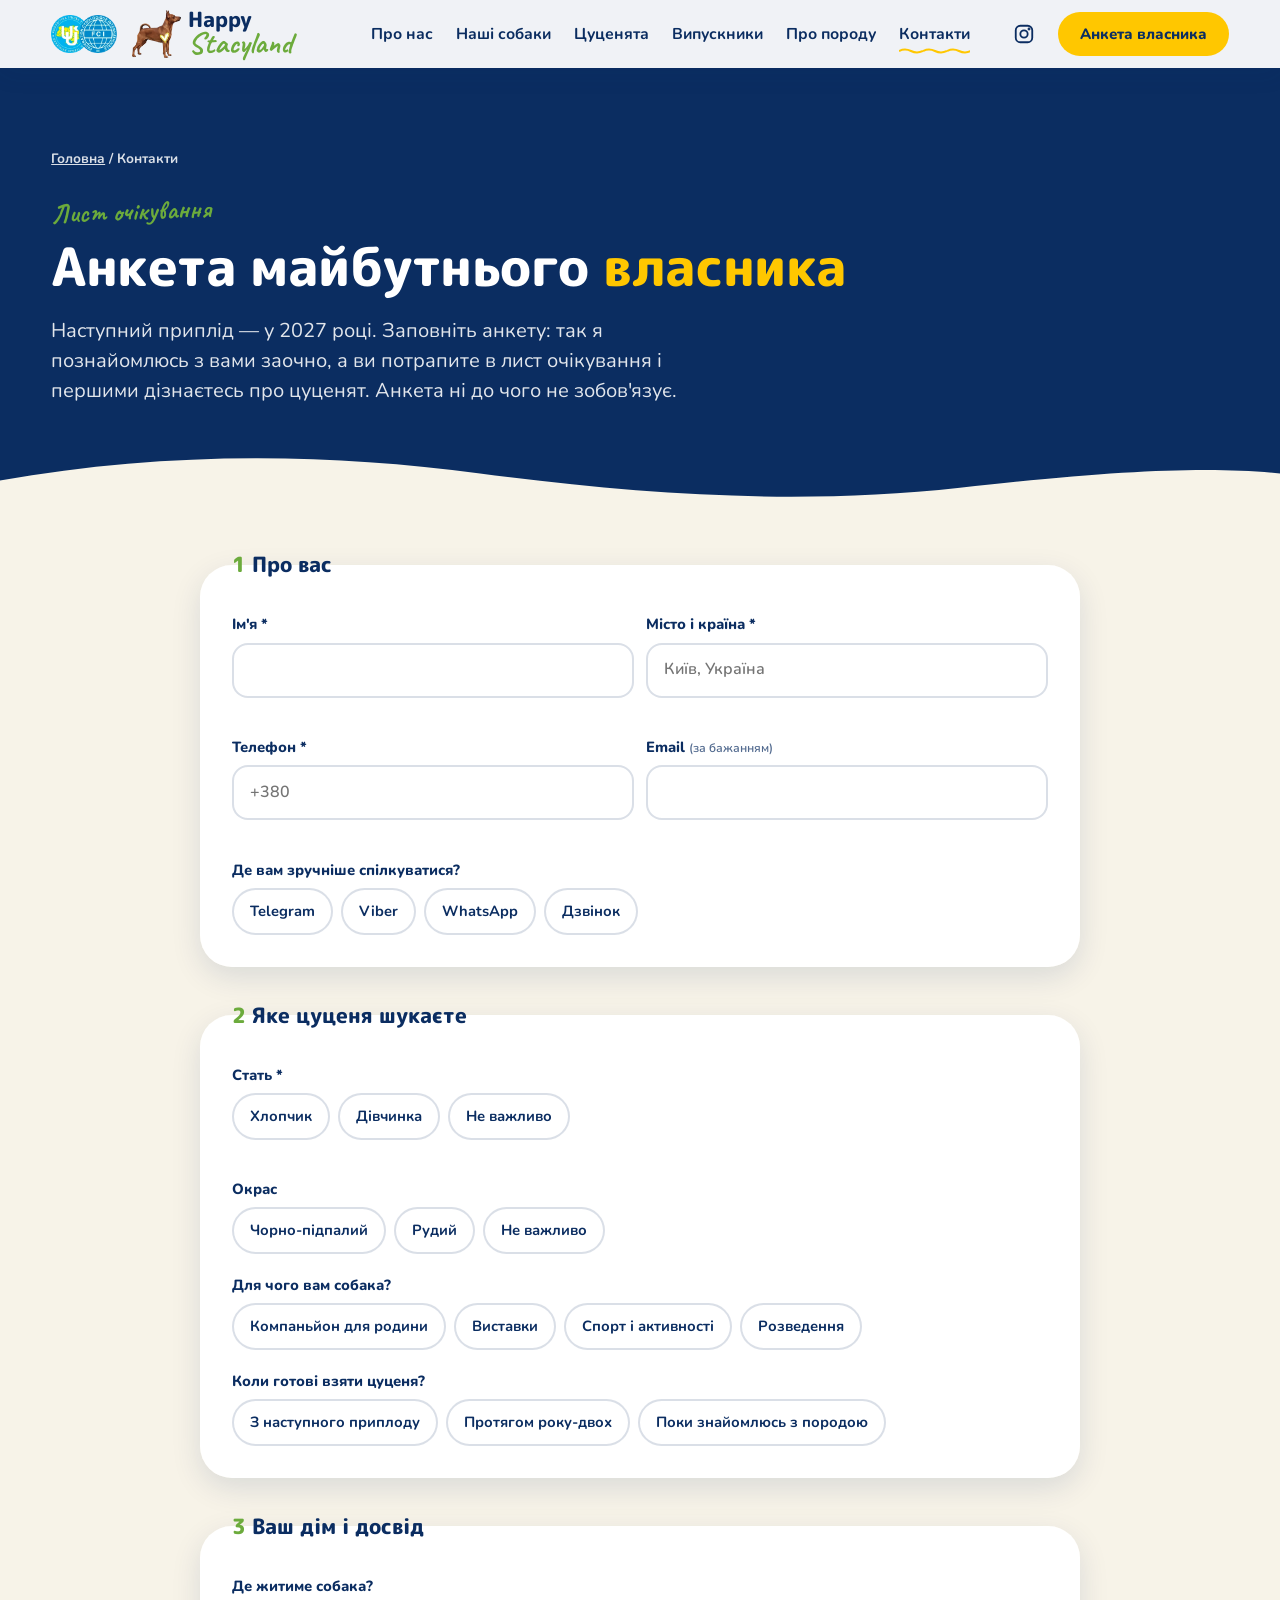
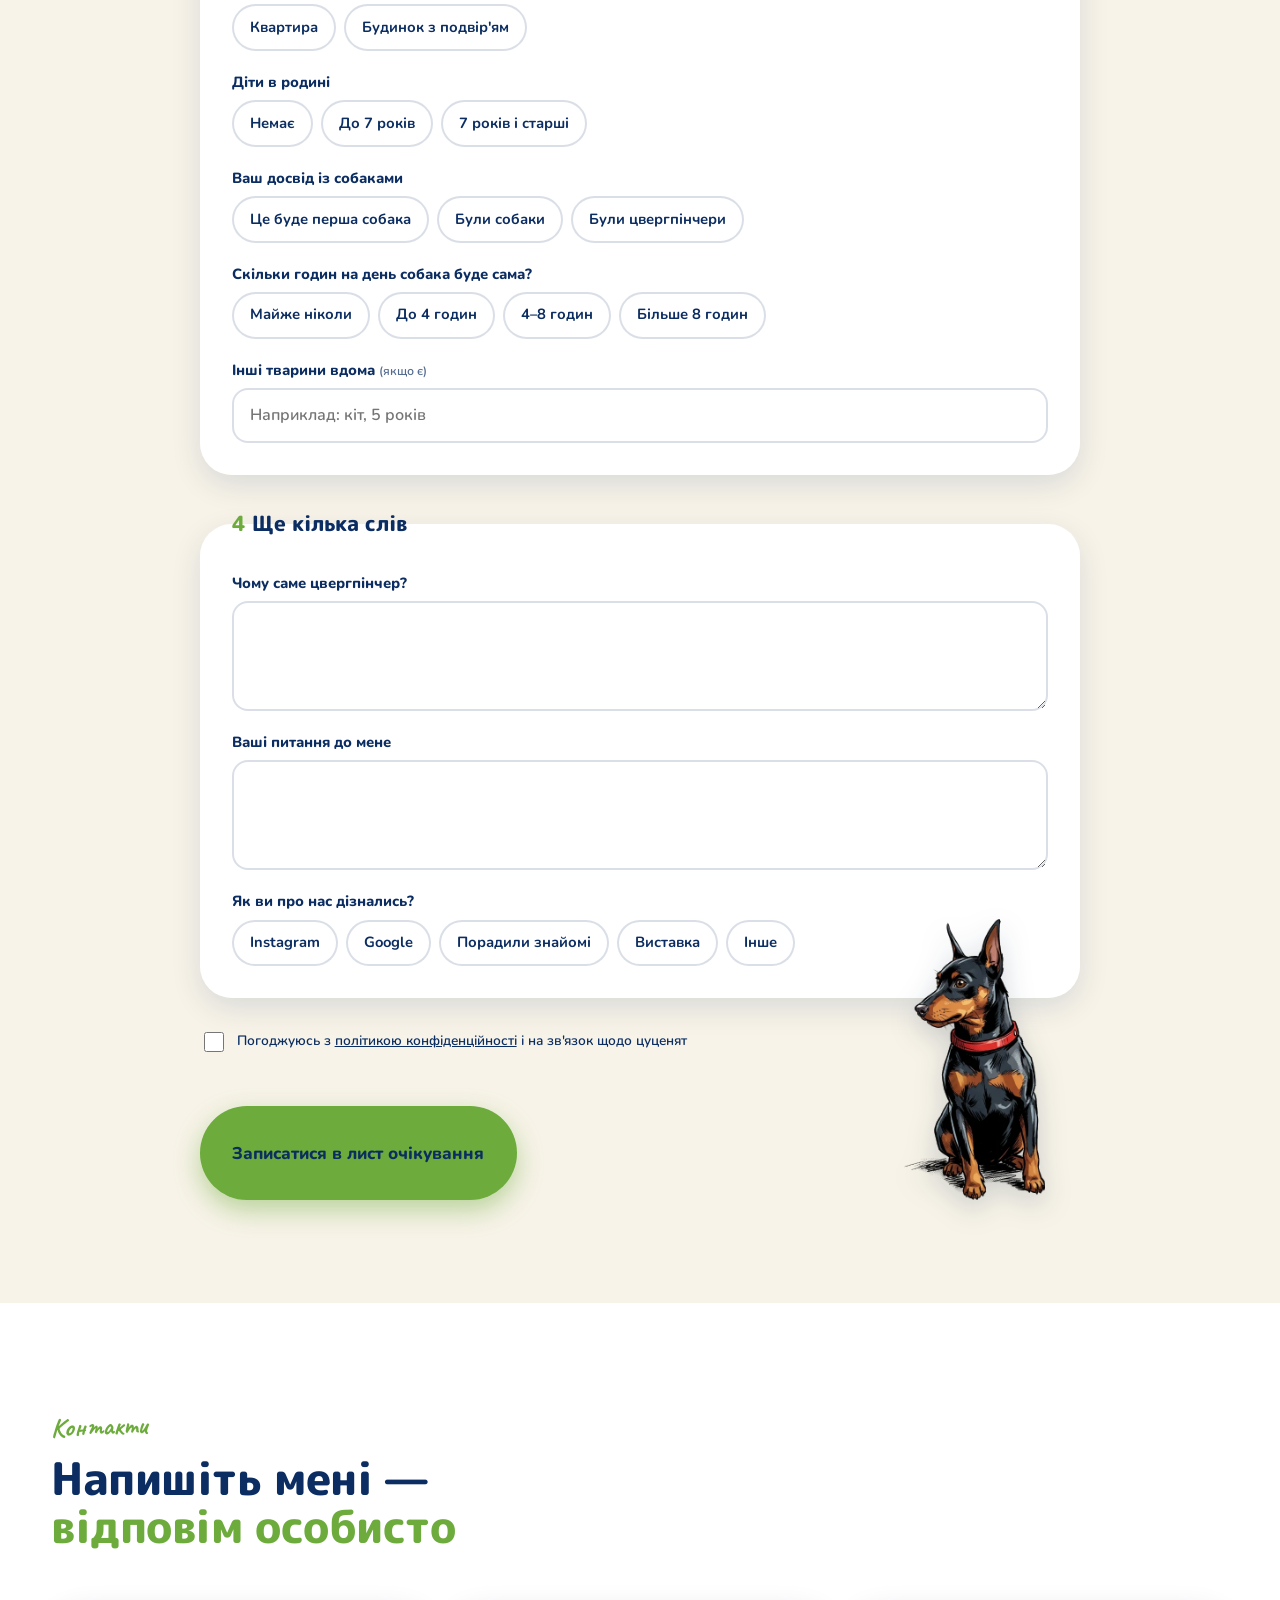
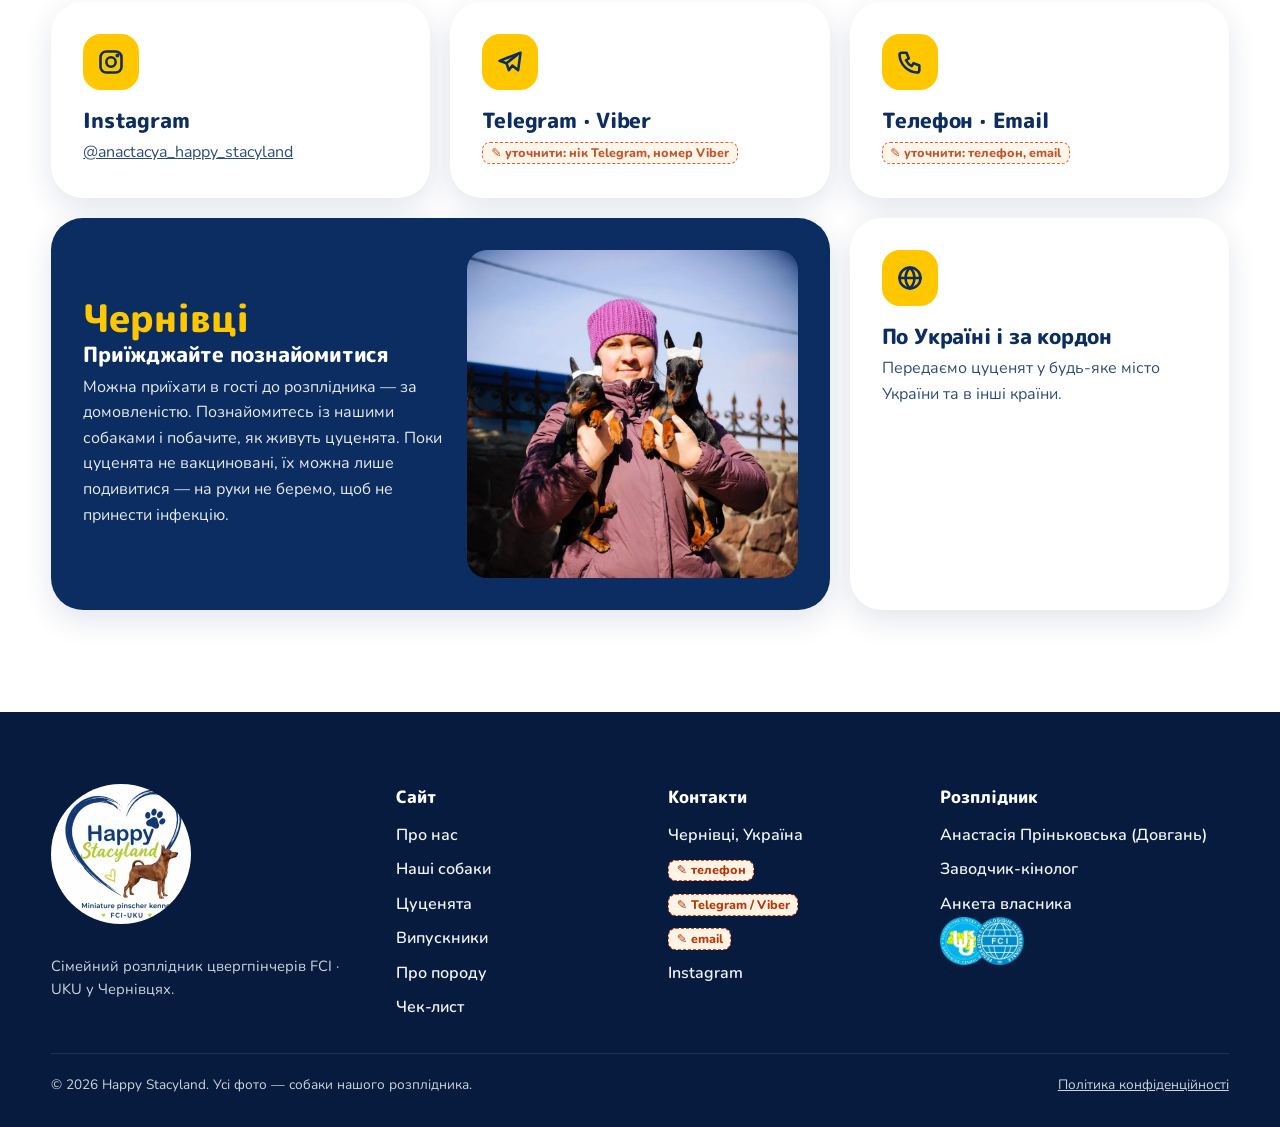
<file: site/contacts.html>
<!doctype html>
<html lang="uk">
<head>
  <meta charset="utf-8">
  <meta name="viewport" content="width=device-width, initial-scale=1">
  <title>Анкета майбутнього власника — Happy Stacyland</title>
  <meta name="description" content="Запишіться в лист очікування на цуценя цвергпінчера Happy Stacyland (FCI · UKU, Чернівці). Наступний приплід — 2027.">
  <meta name="theme-color" content="#0B2D61">
  <meta property="og:title" content="Анкета майбутнього власника — Happy Stacyland">
  <meta property="og:description" content="Запишіться в лист очікування на цуценя цвергпінчера Happy Stacyland (FCI · UKU, Чернівці). Наступний приплід — 2027.">
  <meta property="og:image" content="assets/hero/frame-30.webp">
  <link rel="icon" href="assets/images/favicon.png" type="image/png">

  <!-- Шрифти: заголовки / текст / рукописні підписи -->
  <link rel="preconnect" href="https://fonts.googleapis.com">
  <link rel="preconnect" href="https://fonts.gstatic.com" crossorigin>
  <link rel="stylesheet" href="https://fonts.googleapis.com/css2?family=M+PLUS+Rounded+1c:wght@800&family=Nunito:wght@400;600;700;800&family=Caveat:wght@700&display=swap">
  <link rel="stylesheet" href="css/style.css?v=2026-11-26b">
</head>
<body>

  <!-- ===================== ШАПКА ===================== -->
  <header class="header" id="header" data-solid>
    <div class="header__inner">
      <div class="header__brand">
        <!-- Логотипи організацій (UKU та FCI) -->
        <img class="header__orgs" src="assets/images/logo-fci-uku.webp" width="209" height="120"
             alt="Члени Кінологічної спілки України (UKU) та FCI">
        <!-- Логотип розплідника: собачка з серцем + напис -->
        <a class="logo" href="index.html" aria-label="Happy Stacyland — на головну">
          <img class="logo__mark" src="assets/images/logo-dog.webp" width="183" height="180" alt="">
          <span class="logo__text">
            <span class="logo__happy">Happy</span>
            <span class="logo__stacyland">Stacyland</span>
          </span>
        </a>
      </div>

      <nav class="nav" aria-label="Головне меню">
        <ul class="nav__list">
          <li><a class="nav__link" href="about.html">Про нас</a></li>
          <li><a class="nav__link" href="dogs.html">Наші собаки</a></li>
          <li><a class="nav__link" href="puppies.html">Цуценята</a></li>
          <li><a class="nav__link" href="graduates.html">Випускники</a></li>
          <li><a class="nav__link" href="breed.html">Про породу</a></li>
          <li><a class="nav__link" href="contacts.html" aria-current="page">Контакти</a></li>
        </ul>
      </nav>

      <div class="header__actions">
        <a class="header__icon header__icon--hide-mobile" href="https://instagram.com/anactacya_happy_stacyland" target="_blank" rel="noopener" aria-label="Instagram Happy Stacyland">
          <svg viewBox="0 0 24 24" fill="none" stroke="currentColor" stroke-width="2" stroke-linecap="round" aria-hidden="true"><rect x="3" y="3" width="18" height="18" rx="5"/><circle cx="12" cy="12" r="4"/><circle cx="17.5" cy="6.5" r="0.6" fill="currentColor"/></svg>
        </a>
        <a class="btn btn--small btn--yellow header__cta" href="contacts.html#anketa">Анкета власника</a>
        <button class="burger" type="button" aria-label="Відкрити меню" aria-expanded="false" aria-controls="mobile-menu">
          <span class="burger__line"></span><span class="burger__line"></span><span class="burger__line"></span>
        </button>
      </div>
    </div>
  </header>

  <!-- Мобільне меню -->
  <div class="mobile-menu" id="mobile-menu" aria-hidden="true">
    <ul class="mobile-menu__list">
      <li class="mobile-menu__item"><a class="mobile-menu__link" href="about.html">Про нас</a></li>
      <li class="mobile-menu__item"><a class="mobile-menu__link" href="dogs.html">Наші собаки</a></li>
      <li class="mobile-menu__item"><a class="mobile-menu__link" href="puppies.html">Цуценята</a></li>
      <li class="mobile-menu__item"><a class="mobile-menu__link" href="graduates.html">Випускники</a></li>
      <li class="mobile-menu__item"><a class="mobile-menu__link" href="breed.html">Про породу</a></li>
      <li class="mobile-menu__item"><a class="mobile-menu__link" href="contacts.html">Контакти</a></li>
    </ul>
    <div class="mobile-menu__footer">
      <a class="btn btn--yellow" href="contacts.html#anketa">Заповнити анкету</a>
      <a class="header__icon" href="https://instagram.com/anactacya_happy_stacyland" target="_blank" rel="noopener" aria-label="Instagram Happy Stacyland">
        <svg viewBox="0 0 24 24" fill="none" stroke="currentColor" stroke-width="2" stroke-linecap="round" aria-hidden="true"><rect x="3" y="3" width="18" height="18" rx="5"/><circle cx="12" cy="12" r="4"/><circle cx="17.5" cy="6.5" r="0.6" fill="currentColor"/></svg>
      </a>
    </div>
  </div>

  <main>
    <section class="page-hero" aria-labelledby="page-title">
      <div class="container">
        <p class="breadcrumbs"><a href="index.html">Головна</a> / Контакти</p>
        <span class="eyebrow">Лист очікування</span>
        <h1 class="section-title" id="page-title">Анкета майбутнього <mark>власника</mark></h1>
        <p class="section-lead">
          Наступний приплід — у 2027 році. Заповніть анкету: так я познайомлюсь з вами заочно,
          а ви потрапите в лист очікування і першими дізнаєтесь про цуценят. Анкета ні до чого не зобов'язує.
        </p>
      </div>
      <svg class="page-hero__wave" viewBox="0 0 1440 90" preserveAspectRatio="none" aria-hidden="true"><path fill="currentColor" d="M0 50 C180 10 360 10 540 40 C720 70 900 85 1080 60 C1260 35 1360 30 1440 40 V90 H0 Z"/></svg>
    </section>

    <!-- ===================== АНКЕТА ===================== -->
    <section class="section" id="anketa" aria-label="Анкета майбутнього власника" style="padding-top: 2.5rem;">
      <div class="container">
        <form class="anketa form" data-lead-form="anketa" novalidate>

          <fieldset class="anketa__group">
            <legend class="anketa__legend"><span>1</span>Про вас</legend>
            <div class="form__row">
              <label class="field">
                <span class="field__label">Ім'я *</span>
                <input class="field__input" type="text" name="name" autocomplete="name" required>
                <span class="field__error"></span>
              </label>
              <label class="field">
                <span class="field__label">Місто і країна *</span>
                <input class="field__input" type="text" name="city" autocomplete="address-level2" placeholder="Київ, Україна" required>
                <span class="field__error"></span>
              </label>
            </div>
            <div class="form__row">
              <label class="field">
                <span class="field__label">Телефон *</span>
                <input class="field__input" type="tel" name="phone" autocomplete="tel" placeholder="+380" required>
                <span class="field__error"></span>
              </label>
              <label class="field">
                <span class="field__label">Email <small>(за бажанням)</small></span>
                <input class="field__input" type="email" name="email" autocomplete="email">
                <span class="field__error"></span>
              </label>
            </div>
            <div class="field">
              <span class="field__label">Де вам зручніше спілкуватися?</span>
              <div class="choices">
                <label class="choice"><input type="radio" name="messenger" value="Telegram"><span>Telegram</span></label>
                <label class="choice"><input type="radio" name="messenger" value="Viber"><span>Viber</span></label>
                <label class="choice"><input type="radio" name="messenger" value="WhatsApp"><span>WhatsApp</span></label>
                <label class="choice"><input type="radio" name="messenger" value="Дзвінок"><span>Дзвінок</span></label>
              </div>
            </div>
          </fieldset>

          <fieldset class="anketa__group">
            <legend class="anketa__legend"><span>2</span>Яке цуценя шукаєте</legend>
            <div class="field">
              <span class="field__label">Стать *</span>
              <div class="choices">
                <label class="choice"><input type="radio" name="sex" value="Хлопчик" required><span>Хлопчик</span></label>
                <label class="choice"><input type="radio" name="sex" value="Дівчинка"><span>Дівчинка</span></label>
                <label class="choice"><input type="radio" name="sex" value="Не важливо"><span>Не важливо</span></label>
              </div>
              <span class="field__error"></span>
            </div>
            <div class="field">
              <span class="field__label">Окрас</span>
              <div class="choices">
                <label class="choice"><input type="radio" name="color" value="Чорно-підпалий"><span>Чорно-підпалий</span></label>
                <label class="choice"><input type="radio" name="color" value="Рудий"><span>Рудий</span></label>
                <label class="choice"><input type="radio" name="color" value="Не важливо"><span>Не важливо</span></label>
              </div>
            </div>
            <div class="field">
              <span class="field__label">Для чого вам собака?</span>
              <div class="choices">
                <label class="choice"><input type="checkbox" name="purpose" value="Компаньйон для родини"><span>Компаньйон для родини</span></label>
                <label class="choice"><input type="checkbox" name="purpose" value="Виставки"><span>Виставки</span></label>
                <label class="choice"><input type="checkbox" name="purpose" value="Спорт і активності"><span>Спорт і активності</span></label>
                <label class="choice"><input type="checkbox" name="purpose" value="Розведення"><span>Розведення</span></label>
              </div>
            </div>
            <div class="field">
              <span class="field__label">Коли готові взяти цуценя?</span>
              <div class="choices">
                <label class="choice"><input type="radio" name="when" value="З наступного приплоду"><span>З наступного приплоду</span></label>
                <label class="choice"><input type="radio" name="when" value="Протягом року-двох"><span>Протягом року-двох</span></label>
                <label class="choice"><input type="radio" name="when" value="Поки знайомлюсь з породою"><span>Поки знайомлюсь з породою</span></label>
              </div>
            </div>
          </fieldset>

          <fieldset class="anketa__group">
            <legend class="anketa__legend"><span>3</span>Ваш дім і досвід</legend>
            <div class="field">
              <span class="field__label">Де житиме собака?</span>
              <div class="choices">
                <label class="choice"><input type="radio" name="home" value="Квартира"><span>Квартира</span></label>
                <label class="choice"><input type="radio" name="home" value="Будинок з подвір'ям"><span>Будинок з подвір'ям</span></label>
              </div>
            </div>
            <div class="field">
              <span class="field__label">Діти в родині</span>
              <div class="choices">
                <label class="choice"><input type="radio" name="kids" value="Немає"><span>Немає</span></label>
                <label class="choice"><input type="radio" name="kids" value="До 7 років"><span>До 7 років</span></label>
                <label class="choice"><input type="radio" name="kids" value="7 років і старші"><span>7 років і старші</span></label>
              </div>
            </div>
            <div class="field">
              <span class="field__label">Ваш досвід із собаками</span>
              <div class="choices">
                <label class="choice"><input type="radio" name="experience" value="Це буде перша собака"><span>Це буде перша собака</span></label>
                <label class="choice"><input type="radio" name="experience" value="Були собаки"><span>Були собаки</span></label>
                <label class="choice"><input type="radio" name="experience" value="Були цвергпінчери"><span>Були цвергпінчери</span></label>
              </div>
            </div>
            <div class="field">
              <span class="field__label">Скільки годин на день собака буде сама?</span>
              <div class="choices">
                <label class="choice"><input type="radio" name="alone" value="Майже ніколи"><span>Майже ніколи</span></label>
                <label class="choice"><input type="radio" name="alone" value="До 4 годин"><span>До 4 годин</span></label>
                <label class="choice"><input type="radio" name="alone" value="4–8 годин"><span>4–8 годин</span></label>
                <label class="choice"><input type="radio" name="alone" value="Більше 8 годин"><span>Більше 8 годин</span></label>
              </div>
            </div>
            <label class="field">
              <span class="field__label">Інші тварини вдома <small>(якщо є)</small></span>
              <input class="field__input" type="text" name="pets" placeholder="Наприклад: кіт, 5 років">
            </label>
          </fieldset>

          <fieldset class="anketa__group">
            <legend class="anketa__legend"><span>4</span>Ще кілька слів</legend>
            <label class="field">
              <span class="field__label">Чому саме цвергпінчер?</span>
              <textarea class="field__input" name="why" rows="3"></textarea>
            </label>
            <label class="field">
              <span class="field__label">Ваші питання до мене</span>
              <textarea class="field__input" name="questions" rows="3"></textarea>
            </label>
            <div class="field">
              <span class="field__label">Як ви про нас дізнались?</span>
              <div class="choices">
                <label class="choice"><input type="radio" name="source" value="Instagram"><span>Instagram</span></label>
                <label class="choice"><input type="radio" name="source" value="Google"><span>Google</span></label>
                <label class="choice"><input type="radio" name="source" value="Порадили знайомі"><span>Порадили знайомі</span></label>
                <label class="choice"><input type="radio" name="source" value="Виставка"><span>Виставка</span></label>
                <label class="choice"><input type="radio" name="source" value="Інше"><span>Інше</span></label>
              </div>
            </div>
          </fieldset>

          <input class="hp" type="text" name="website" tabindex="-1" autocomplete="off" aria-hidden="true">
          <div class="anketa__submit">
            <img class="mascot mascot--anketa" data-from="pop" src="assets/mascots/sit.webp" width="320" height="640" loading="lazy" alt="" aria-hidden="true">
            <label class="consent">
              <input type="checkbox" name="consent" required>
              <span>Погоджуюсь з <a href="privacy.html">політикою конфіденційності</a> і на зв'язок щодо цуценят</span>
            </label>
            <button class="btn btn--primary" type="submit">Записатися в лист очікування</button>
            <p class="form__status" role="status" aria-live="polite"></p>
          </div>
        </form>
      </div>
    </section>

    <!-- ===================== КОНТАКТИ ===================== -->
    <section class="section section--white" id="contacts" aria-labelledby="contacts-title">
      <div class="container">
        <div class="section-head" data-reveal>
          <span class="eyebrow">Контакти</span>
          <h2 class="section-title" id="contacts-title">Напишіть мені — <mark>відповім особисто</mark></h2>
        </div>
        <div class="trust-grid">
          <article class="card" data-reveal>
            <span class="card__icon" aria-hidden="true"><svg viewBox="0 0 24 24" fill="none" stroke="currentColor" stroke-width="2.2" stroke-linecap="round" stroke-linejoin="round"><rect x="3" y="3" width="18" height="18" rx="5"/><circle cx="12" cy="12" r="4"/><circle cx="17.5" cy="6.5" r="0.6" fill="currentColor"/></svg></span>
            <h3 class="card__title">Instagram</h3>
            <p class="card__text"><a href="https://instagram.com/anactacya_happy_stacyland" target="_blank" rel="noopener"><u>@anactacya_happy_stacyland</u></a></p>
          </article>
          <article class="card" data-reveal>
            <span class="card__icon" aria-hidden="true"><svg viewBox="0 0 24 24" fill="none" stroke="currentColor" stroke-width="2.2" stroke-linecap="round" stroke-linejoin="round"><path d="M21 4 3 11l6 2 2 6 3-4 5 4z"/><path d="M9 13l9-7"/></svg></span>
            <h3 class="card__title">Telegram · Viber</h3>
            <p class="card__text"><span class="todo">уточнити: нік Telegram, номер Viber</span></p>
          </article>
          <article class="card" data-reveal>
            <span class="card__icon" aria-hidden="true"><svg viewBox="0 0 24 24" fill="none" stroke="currentColor" stroke-width="2.2" stroke-linecap="round" stroke-linejoin="round"><path d="M5 4h4l2 5-2.5 1.5a11 11 0 0 0 5 5L15 13l5 2v4a2 2 0 0 1-2 2A16 16 0 0 1 3 6a2 2 0 0 1 2-2"/></svg></span>
            <h3 class="card__title">Телефон · Email</h3>
            <p class="card__text"><span class="todo">уточнити: телефон, email</span></p>
          </article>
          <article class="card card--feature" data-reveal>
            <div>
              <span class="big-num" style="font-size: 2.4rem;">Чернівці</span>
              <h3 class="card__title">Приїжджайте познайомитися</h3>
              <p class="card__text">
                Можна приїхати в гості до розплідника — за домовленістю. Познайомитесь із нашими собаками
                і побачите, як живуть цуценята. Поки цуценята не вакциновані, їх можна лише подивитися —
                на руки не беремо, щоб не принести інфекцію.
              </p>
            </div>
            <img src="assets/images/breeder-two.webp" width="1000" height="992" loading="lazy" alt="Анастасія тримає на руках двох цвергпінчерів">
          </article>
          <article class="card" data-reveal>
            <span class="card__icon" aria-hidden="true"><svg viewBox="0 0 24 24" fill="none" stroke="currentColor" stroke-width="2.2" stroke-linecap="round" stroke-linejoin="round"><circle cx="12" cy="12" r="9"/><path d="M3 12h18"/><path d="M12 3c2.5 2.6 3.8 5.6 3.8 9s-1.3 6.4-3.8 9c-2.5-2.6-3.8-5.6-3.8-9S9.5 5.6 12 3z"/></svg></span>
            <h3 class="card__title">По Україні і за кордон</h3>
            <p class="card__text">Передаємо цуценят у будь-яке місто України та в інші країни.</p>
          </article>
        </div>
      </div>
    </section>
  </main>

  <!-- ===================== ФУТЕР ===================== -->
  <footer class="footer">
    <div class="container">
      <div class="footer__grid">
        <div class="footer__brand">
          <img class="footer__logo" src="assets/images/logo-full.webp" width="280" height="280" loading="lazy" alt="Логотип Happy Stacyland — Miniature pinscher kennel FCI-UKU">
          <p class="footer__about">Сімейний розплідник цвергпінчерів FCI · UKU у Чернівцях.</p>
        </div>
        <nav aria-label="Меню у футері">
          <p class="footer__title">Сайт</p>
          <ul class="footer__list">
            <li><a href="about.html">Про нас</a></li>
            <li><a href="dogs.html">Наші собаки</a></li>
            <li><a href="puppies.html">Цуценята</a></li>
            <li><a href="graduates.html">Випускники</a></li>
            <li><a href="breed.html">Про породу</a></li>
            <li><a href="guide.html">Чек-лист</a></li>
          </ul>
        </nav>
        <div>
          <p class="footer__title">Контакти</p>
          <ul class="footer__list">
            <li>Чернівці, Україна</li>
            <li><span class="todo">телефон</span></li>
            <li><span class="todo">Telegram / Viber</span></li>
            <li><span class="todo">email</span></li>
            <li><a href="https://instagram.com/anactacya_happy_stacyland" target="_blank" rel="noopener">Instagram</a></li>
          </ul>
        </div>
        <div>
          <p class="footer__title">Розплідник</p>
          <ul class="footer__list">
            <li>Анастасія Пріньковська (Довгань)</li>
            <li>Заводчик-кінолог</li>
            <li><a href="contacts.html#anketa">Анкета власника</a></li>
          </ul>
          <img class="footer__orgs" src="assets/images/logo-fci-uku.webp" width="209" height="120" loading="lazy" alt="Члени UKU та FCI">
        </div>
      </div>
      <div class="footer__bottom">
        <span>© 2026 Happy Stacyland. Усі фото — собаки нашого розплідника.</span>
        <a href="privacy.html">Політика конфіденційності</a>
      </div>
    </div>
  </footer>

  <script src="js/main.js?v=2026-11-26b" defer></script>
</body>
</html>
</file>
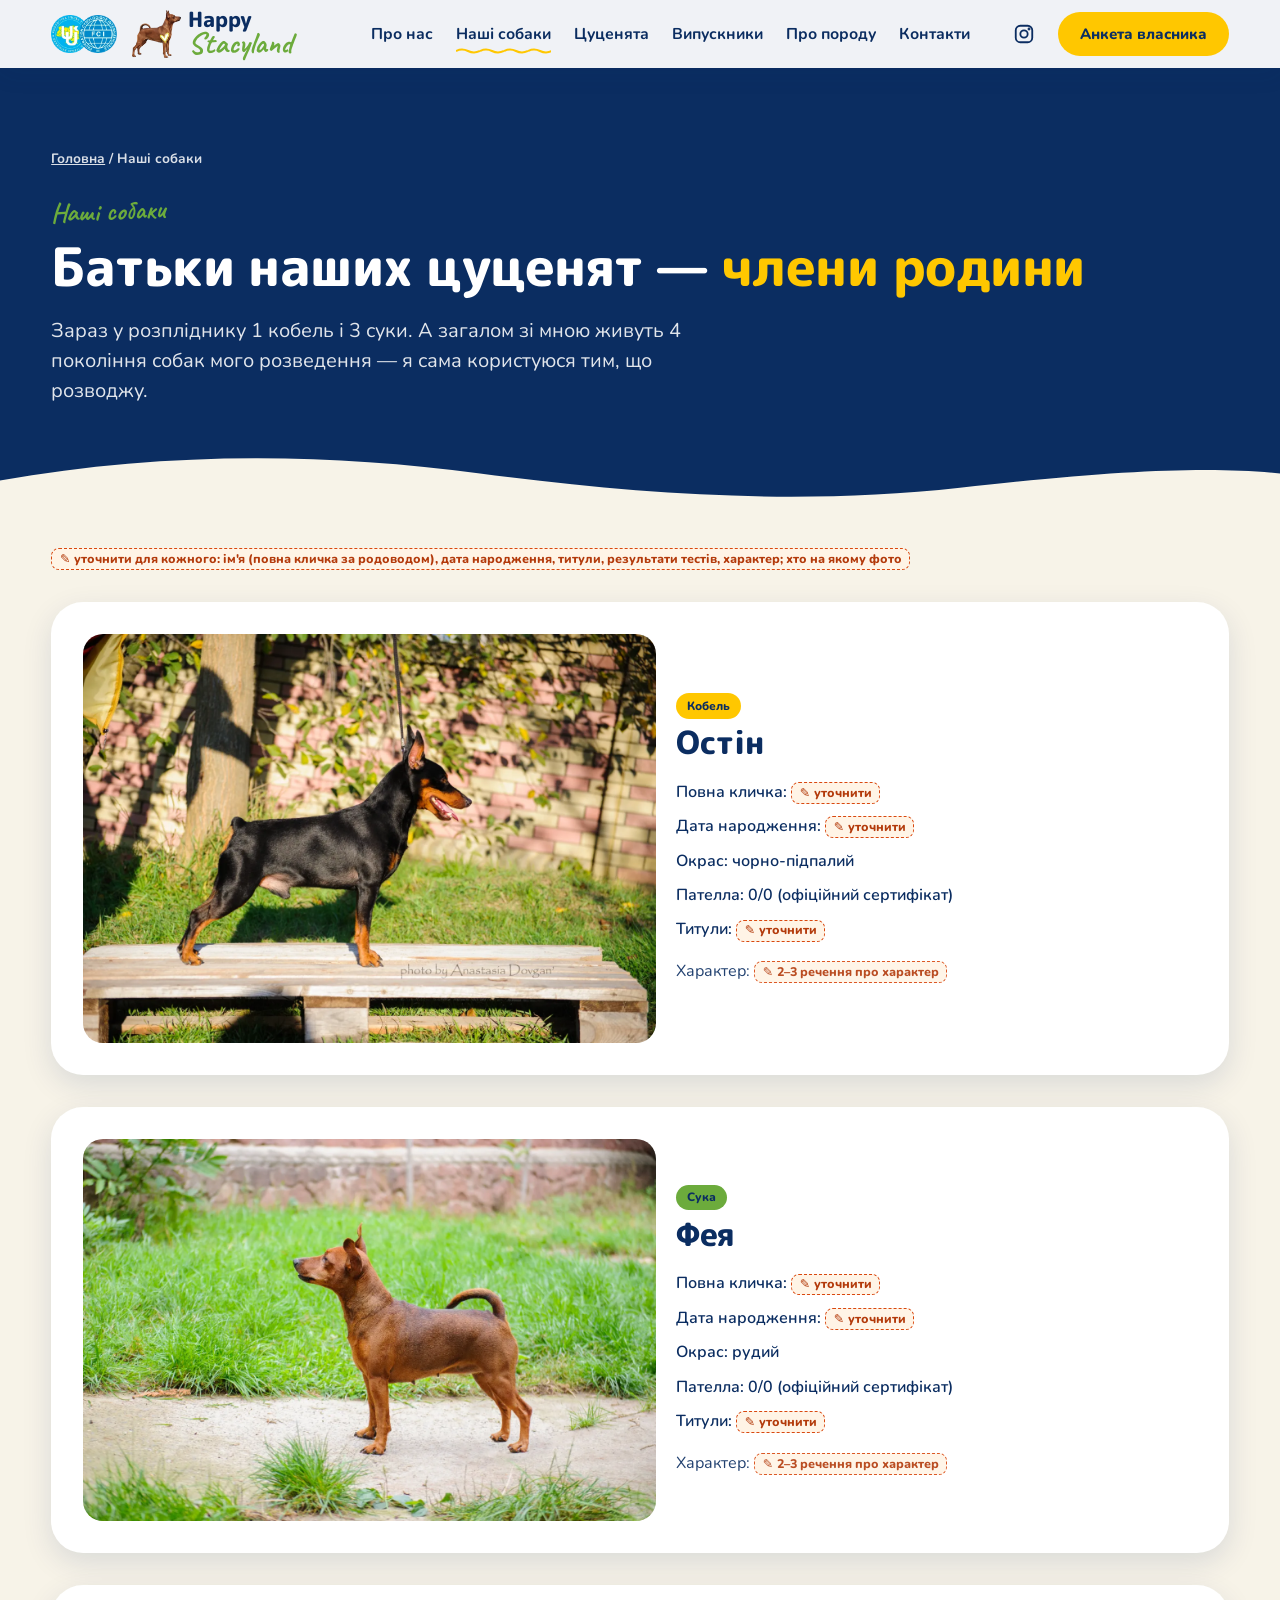
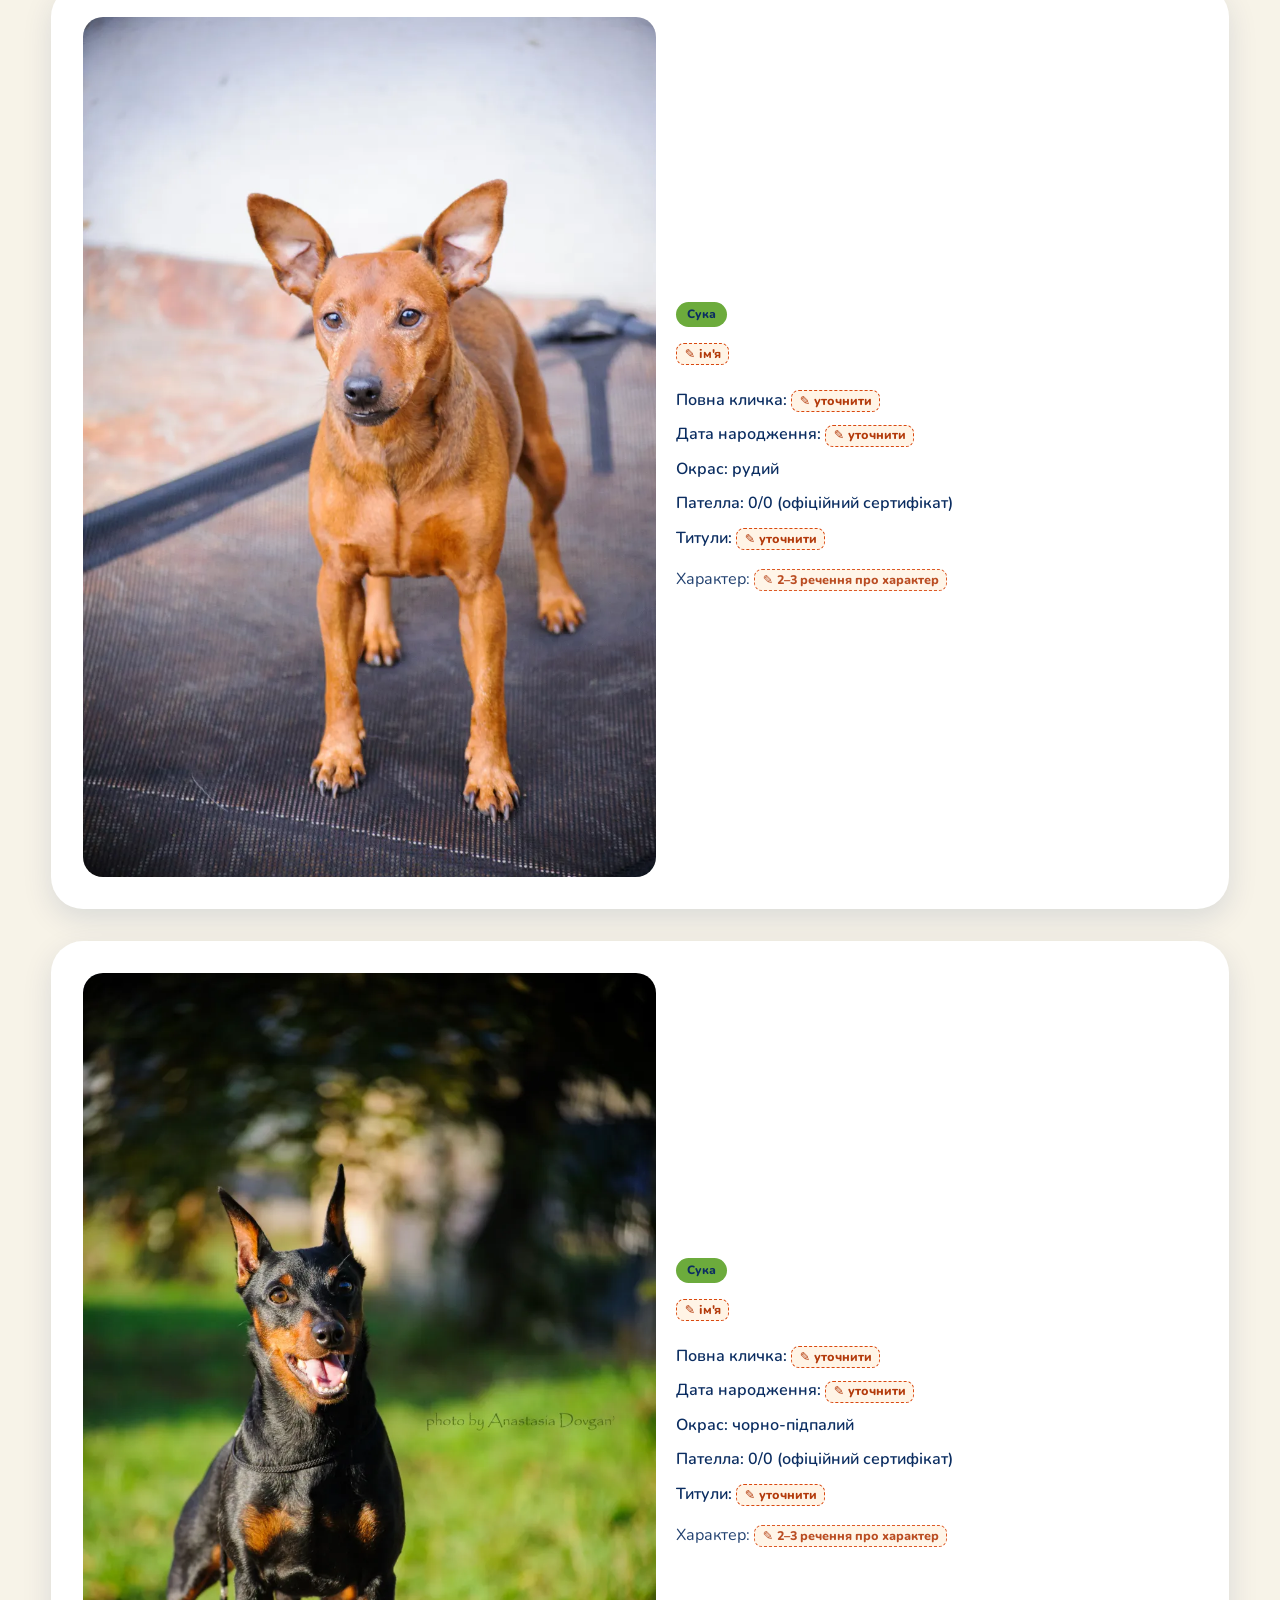
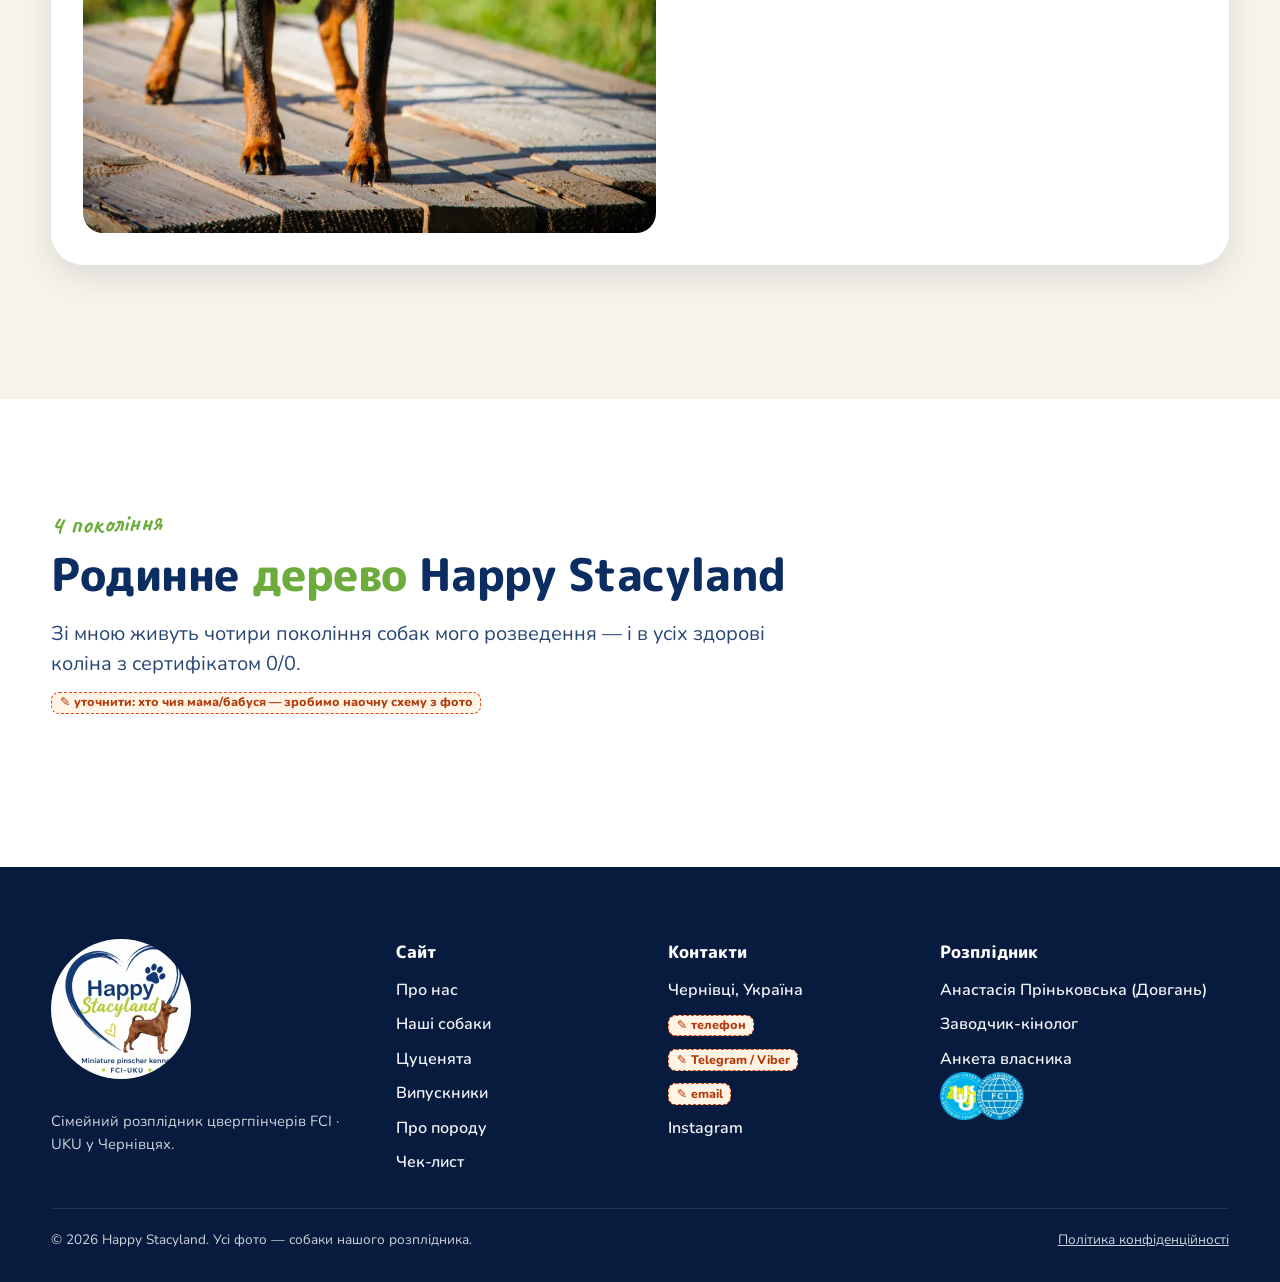
<file: site/dogs.html>
<!doctype html>
<html lang="uk">
<head>
  <meta charset="utf-8">
  <meta name="viewport" content="width=device-width, initial-scale=1">
  <title>Наші собаки — Happy Stacyland</title>
  <meta name="description" content="Кобель і суки розплідника цвергпінчерів Happy Stacyland: титули, пателла 0/0, 4 покоління власного розведення.">
  <meta name="theme-color" content="#0B2D61">
  <meta property="og:title" content="Наші собаки — Happy Stacyland">
  <meta property="og:description" content="Кобель і суки розплідника цвергпінчерів Happy Stacyland: титули, пателла 0/0, 4 покоління власного розведення.">
  <meta property="og:image" content="assets/hero/frame-30.webp">
  <link rel="icon" href="assets/images/favicon.png" type="image/png">

  <!-- Шрифти: заголовки / текст / рукописні підписи -->
  <link rel="preconnect" href="https://fonts.googleapis.com">
  <link rel="preconnect" href="https://fonts.gstatic.com" crossorigin>
  <link rel="stylesheet" href="https://fonts.googleapis.com/css2?family=M+PLUS+Rounded+1c:wght@800&family=Nunito:wght@400;600;700;800&family=Caveat:wght@700&display=swap">
  <link rel="stylesheet" href="css/style.css?v=2026-11-26b">
</head>
<body>

  <!-- ===================== ШАПКА ===================== -->
  <header class="header" id="header" data-solid>
    <div class="header__inner">
      <div class="header__brand">
        <!-- Логотипи організацій (UKU та FCI) -->
        <img class="header__orgs" src="assets/images/logo-fci-uku.webp" width="209" height="120"
             alt="Члени Кінологічної спілки України (UKU) та FCI">
        <!-- Логотип розплідника: собачка з серцем + напис -->
        <a class="logo" href="index.html" aria-label="Happy Stacyland — на головну">
          <img class="logo__mark" src="assets/images/logo-dog.webp" width="183" height="180" alt="">
          <span class="logo__text">
            <span class="logo__happy">Happy</span>
            <span class="logo__stacyland">Stacyland</span>
          </span>
        </a>
      </div>

      <nav class="nav" aria-label="Головне меню">
        <ul class="nav__list">
          <li><a class="nav__link" href="about.html">Про нас</a></li>
          <li><a class="nav__link" href="dogs.html" aria-current="page">Наші собаки</a></li>
          <li><a class="nav__link" href="puppies.html">Цуценята</a></li>
          <li><a class="nav__link" href="graduates.html">Випускники</a></li>
          <li><a class="nav__link" href="breed.html">Про породу</a></li>
          <li><a class="nav__link" href="contacts.html">Контакти</a></li>
        </ul>
      </nav>

      <div class="header__actions">
        <a class="header__icon header__icon--hide-mobile" href="https://instagram.com/anactacya_happy_stacyland" target="_blank" rel="noopener" aria-label="Instagram Happy Stacyland">
          <svg viewBox="0 0 24 24" fill="none" stroke="currentColor" stroke-width="2" stroke-linecap="round" aria-hidden="true"><rect x="3" y="3" width="18" height="18" rx="5"/><circle cx="12" cy="12" r="4"/><circle cx="17.5" cy="6.5" r="0.6" fill="currentColor"/></svg>
        </a>
        <a class="btn btn--small btn--yellow header__cta" href="contacts.html#anketa">Анкета власника</a>
        <button class="burger" type="button" aria-label="Відкрити меню" aria-expanded="false" aria-controls="mobile-menu">
          <span class="burger__line"></span><span class="burger__line"></span><span class="burger__line"></span>
        </button>
      </div>
    </div>
  </header>

  <!-- Мобільне меню -->
  <div class="mobile-menu" id="mobile-menu" aria-hidden="true">
    <ul class="mobile-menu__list">
      <li class="mobile-menu__item"><a class="mobile-menu__link" href="about.html">Про нас</a></li>
      <li class="mobile-menu__item"><a class="mobile-menu__link" href="dogs.html">Наші собаки</a></li>
      <li class="mobile-menu__item"><a class="mobile-menu__link" href="puppies.html">Цуценята</a></li>
      <li class="mobile-menu__item"><a class="mobile-menu__link" href="graduates.html">Випускники</a></li>
      <li class="mobile-menu__item"><a class="mobile-menu__link" href="breed.html">Про породу</a></li>
      <li class="mobile-menu__item"><a class="mobile-menu__link" href="contacts.html">Контакти</a></li>
    </ul>
    <div class="mobile-menu__footer">
      <a class="btn btn--yellow" href="contacts.html#anketa">Заповнити анкету</a>
      <a class="header__icon" href="https://instagram.com/anactacya_happy_stacyland" target="_blank" rel="noopener" aria-label="Instagram Happy Stacyland">
        <svg viewBox="0 0 24 24" fill="none" stroke="currentColor" stroke-width="2" stroke-linecap="round" aria-hidden="true"><rect x="3" y="3" width="18" height="18" rx="5"/><circle cx="12" cy="12" r="4"/><circle cx="17.5" cy="6.5" r="0.6" fill="currentColor"/></svg>
      </a>
    </div>
  </div>

  <main>
    <section class="page-hero" aria-labelledby="page-title">
      <div class="container">
        <p class="breadcrumbs"><a href="index.html">Головна</a> / Наші собаки</p>
        <span class="eyebrow">Наші собаки</span>
        <h1 class="section-title" id="page-title">Батьки наших цуценят — <mark>члени родини</mark></h1>
        <p class="section-lead">
          Зараз у розпліднику 1 кобель і 3 суки. А загалом зі мною живуть 4 покоління собак мого розведення —
          я сама користуюся тим, що розводжу.
        </p>
      </div>
      <svg class="page-hero__wave" viewBox="0 0 1440 90" preserveAspectRatio="none" aria-hidden="true"><path fill="currentColor" d="M0 50 C180 10 360 10 540 40 C720 70 900 85 1080 60 C1260 35 1360 30 1440 40 V90 H0 Z"/></svg>
    </section>

    <section class="section" style="padding-top: 2.5rem;" aria-label="Собаки розплідника">
      <div class="container">
        <p class="todo" style="margin-bottom: 2rem;">уточнити для кожного: ім'я (повна кличка за родоводом), дата народження, титули, результати тестів, характер; хто на якому фото</p>

        <!-- Картка собаки: фото + дані. Скопіюйте блок <article>, щоб додати ще одну собаку -->
        <article class="card card--feature" style="grid-column: auto; margin-bottom: 2rem; background: var(--c-white); color: var(--c-navy);" data-reveal>
          <img src="assets/images/dog-1.webp" width="1400" height="1000" loading="lazy" alt="Кобель цвергпінчера Остін у виставковій стійці">
          <div>
            <span class="dog-card__sex">Кобель</span>
            <h2 class="section-title" style="font-size: 2rem;">Остін</h2>
            <ul class="footer__list" style="margin-bottom: 1rem;">
              <li>Повна кличка: <span class="todo">уточнити</span></li>
              <li>Дата народження: <span class="todo">уточнити</span></li>
              <li>Окрас: чорно-підпалий</li>
              <li>Пателла: 0/0 (офіційний сертифікат)</li>
              <li>Титули: <span class="todo">уточнити</span></li>
            </ul>
            <p class="card__text">Характер: <span class="todo">2–3 речення про характер</span></p>
          </div>
        </article>

        <article class="card card--feature" style="grid-column: auto; margin-bottom: 2rem; background: var(--c-white); color: var(--c-navy);" data-reveal>
          <img src="assets/images/dog-2.webp" width="1400" height="933" loading="lazy" alt="Сука цвергпінчера Фея">
          <div>
            <span class="dog-card__sex dog-card__sex--female">Сука</span>
            <h2 class="section-title" style="font-size: 2rem;">Фея</h2>
            <ul class="footer__list" style="margin-bottom: 1rem;">
              <li>Повна кличка: <span class="todo">уточнити</span></li>
              <li>Дата народження: <span class="todo">уточнити</span></li>
              <li>Окрас: рудий</li>
              <li>Пателла: 0/0 (офіційний сертифікат)</li>
              <li>Титули: <span class="todo">уточнити</span></li>
            </ul>
            <p class="card__text">Характер: <span class="todo">2–3 речення про характер</span></p>
          </div>
        </article>

        <article class="card card--feature" style="grid-column: auto; margin-bottom: 2rem; background: var(--c-white); color: var(--c-navy);" data-reveal>
          <img src="assets/images/dog-3.webp" width="933" height="1400" loading="lazy" alt="Руда сука цвергпінчера">
          <div>
            <span class="dog-card__sex dog-card__sex--female">Сука</span>
            <h2 class="section-title" style="font-size: 2rem;"><span class="todo">ім'я</span></h2>
            <ul class="footer__list" style="margin-bottom: 1rem;">
              <li>Повна кличка: <span class="todo">уточнити</span></li>
              <li>Дата народження: <span class="todo">уточнити</span></li>
              <li>Окрас: рудий</li>
              <li>Пателла: 0/0 (офіційний сертифікат)</li>
              <li>Титули: <span class="todo">уточнити</span></li>
            </ul>
            <p class="card__text">Характер: <span class="todo">2–3 речення про характер</span></p>
          </div>
        </article>

        <article class="card card--feature" style="grid-column: auto; margin-bottom: 2rem; background: var(--c-white); color: var(--c-navy);" data-reveal>
          <img src="assets/images/dog-4.webp" width="932" height="1400" loading="lazy" alt="Чорно-підпала сука цвергпінчера">
          <div>
            <span class="dog-card__sex dog-card__sex--female">Сука</span>
            <h2 class="section-title" style="font-size: 2rem;"><span class="todo">ім'я</span></h2>
            <ul class="footer__list" style="margin-bottom: 1rem;">
              <li>Повна кличка: <span class="todo">уточнити</span></li>
              <li>Дата народження: <span class="todo">уточнити</span></li>
              <li>Окрас: чорно-підпалий</li>
              <li>Пателла: 0/0 (офіційний сертифікат)</li>
              <li>Титули: <span class="todo">уточнити</span></li>
            </ul>
            <p class="card__text">Характер: <span class="todo">2–3 речення про характер</span></p>
          </div>
        </article>
      </div>
    </section>

    <section class="section section--white" aria-labelledby="gen-title">
      <div class="container">
        <div class="section-head" data-reveal>
          <span class="eyebrow">4 покоління</span>
          <h2 class="section-title" id="gen-title">Родинне <mark>дерево</mark> Happy Stacyland</h2>
          <p class="section-lead">Зі мною живуть чотири покоління собак мого розведення — і в усіх здорові коліна з сертифікатом 0/0.</p>
          <p class="todo" style="margin-top: 0.8rem;">уточнити: хто чия мама/бабуся — зробимо наочну схему з фото</p>
        </div>
      </div>
    </section>
  </main>

  <!-- ===================== ФУТЕР ===================== -->
  <footer class="footer">
    <div class="container">
      <div class="footer__grid">
        <div class="footer__brand">
          <img class="footer__logo" src="assets/images/logo-full.webp" width="280" height="280" loading="lazy" alt="Логотип Happy Stacyland — Miniature pinscher kennel FCI-UKU">
          <p class="footer__about">Сімейний розплідник цвергпінчерів FCI · UKU у Чернівцях.</p>
        </div>
        <nav aria-label="Меню у футері">
          <p class="footer__title">Сайт</p>
          <ul class="footer__list">
            <li><a href="about.html">Про нас</a></li>
            <li><a href="dogs.html">Наші собаки</a></li>
            <li><a href="puppies.html">Цуценята</a></li>
            <li><a href="graduates.html">Випускники</a></li>
            <li><a href="breed.html">Про породу</a></li>
            <li><a href="guide.html">Чек-лист</a></li>
          </ul>
        </nav>
        <div>
          <p class="footer__title">Контакти</p>
          <ul class="footer__list">
            <li>Чернівці, Україна</li>
            <li><span class="todo">телефон</span></li>
            <li><span class="todo">Telegram / Viber</span></li>
            <li><span class="todo">email</span></li>
            <li><a href="https://instagram.com/anactacya_happy_stacyland" target="_blank" rel="noopener">Instagram</a></li>
          </ul>
        </div>
        <div>
          <p class="footer__title">Розплідник</p>
          <ul class="footer__list">
            <li>Анастасія Пріньковська (Довгань)</li>
            <li>Заводчик-кінолог</li>
            <li><a href="contacts.html#anketa">Анкета власника</a></li>
          </ul>
          <img class="footer__orgs" src="assets/images/logo-fci-uku.webp" width="209" height="120" loading="lazy" alt="Члени UKU та FCI">
        </div>
      </div>
      <div class="footer__bottom">
        <span>© 2026 Happy Stacyland. Усі фото — собаки нашого розплідника.</span>
        <a href="privacy.html">Політика конфіденційності</a>
      </div>
    </div>
  </footer>

  <!-- Плаваюча кнопка на телефоні -->
  <a class="btn btn--primary mobile-cta" href="contacts.html#anketa">Записатися в лист очікування</a>

  <script src="js/main.js?v=2026-11-26b" defer></script>
</body>
</html>
</file>
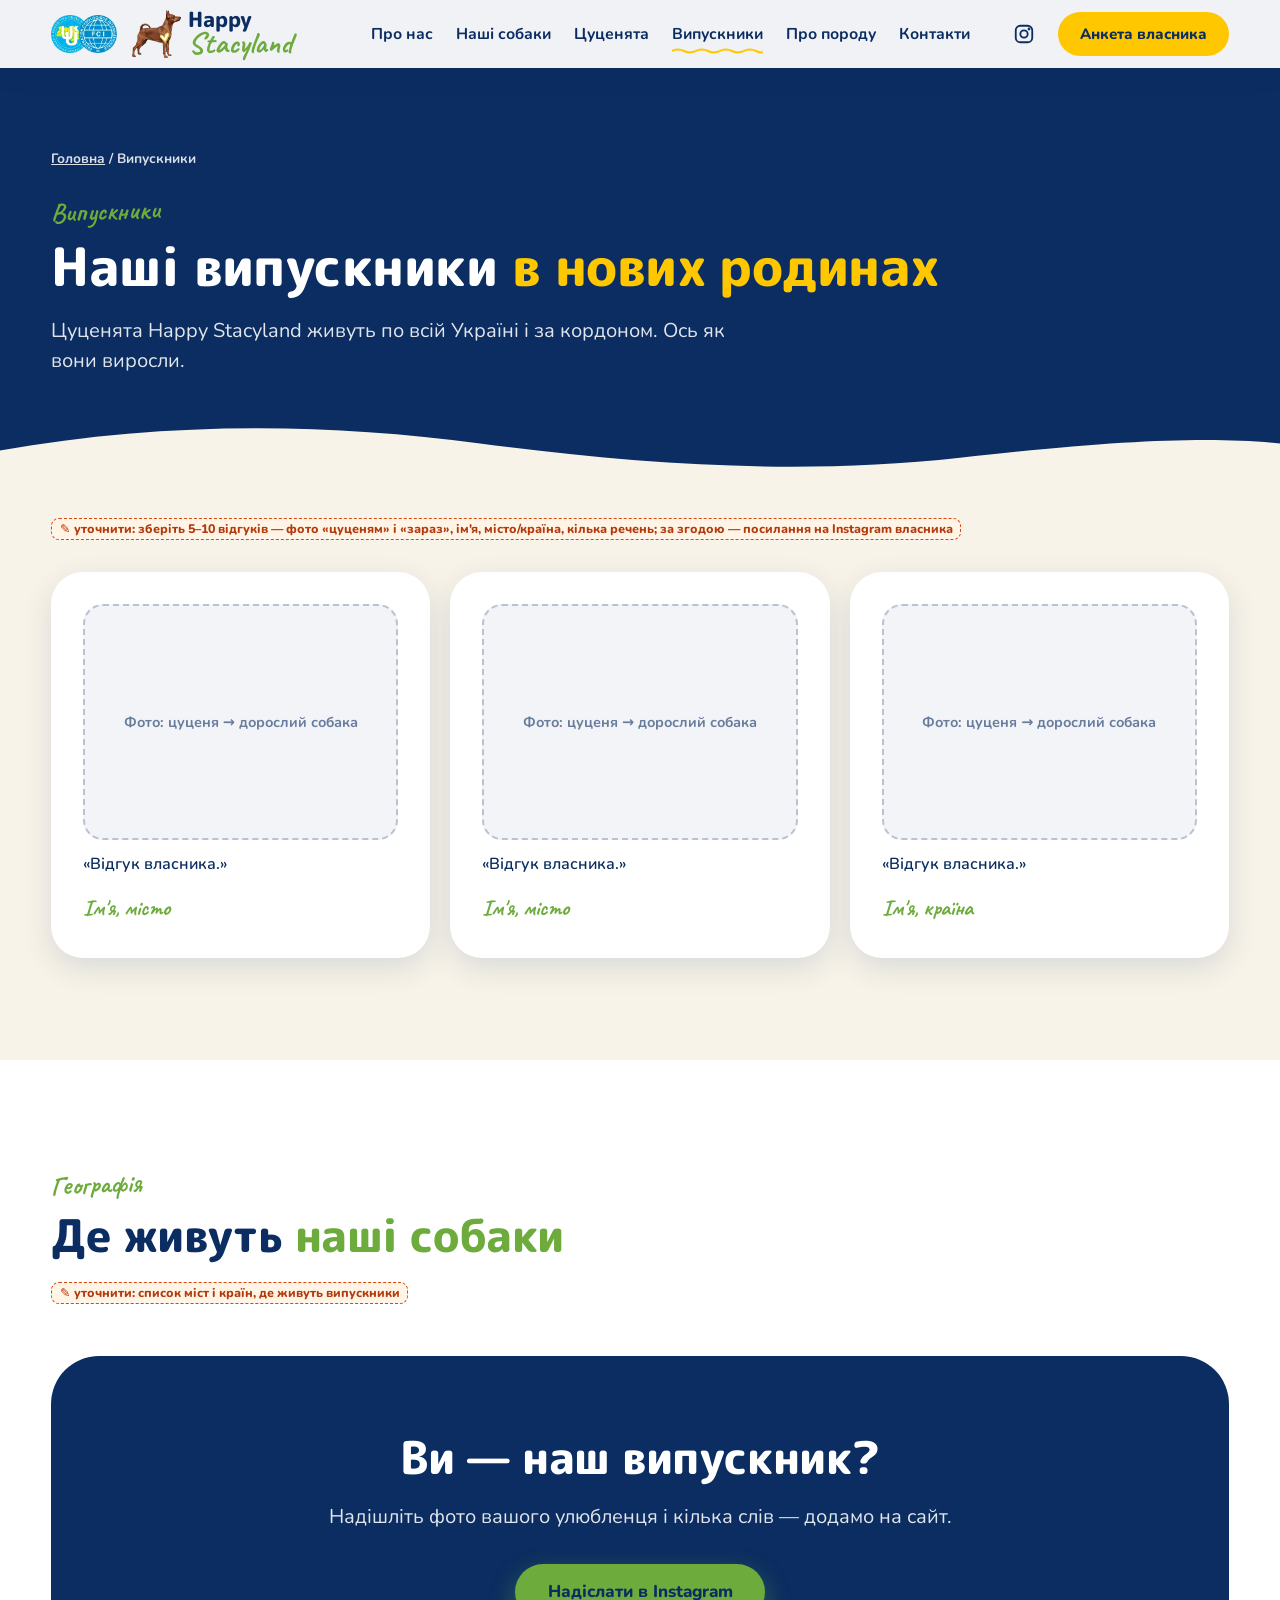
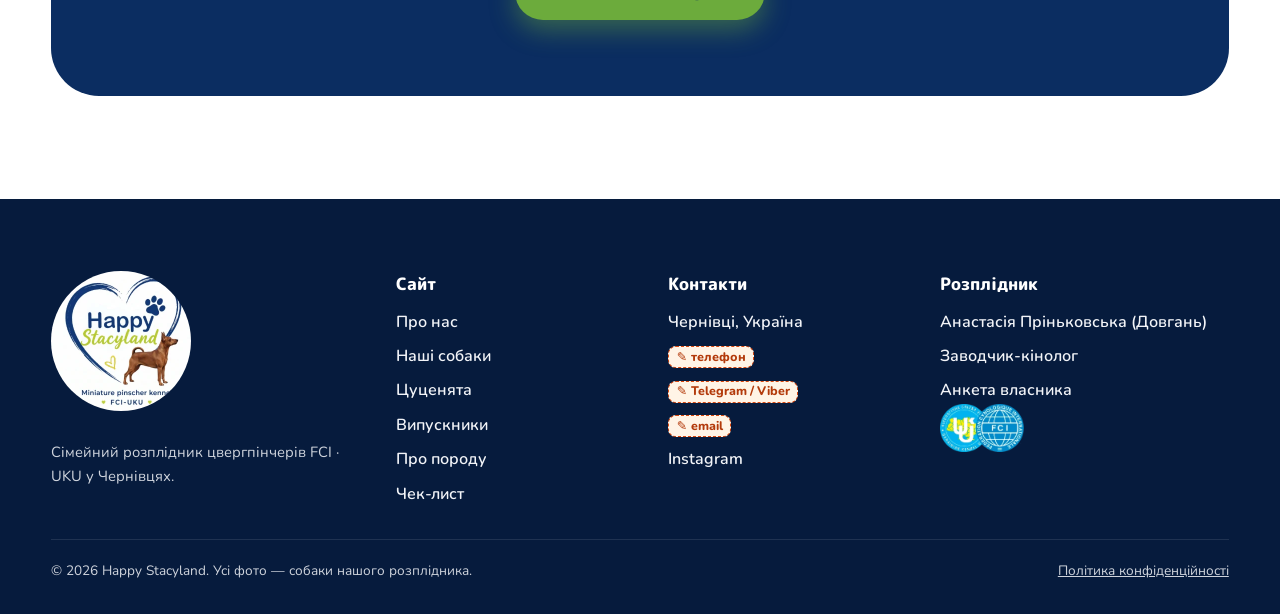
<file: site/graduates.html>
<!doctype html>
<html lang="uk">
<head>
  <meta charset="utf-8">
  <meta name="viewport" content="width=device-width, initial-scale=1">
  <title>Випускники і відгуки — Happy Stacyland</title>
  <meta name="description" content="Відгуки власників і фото випускників розплідника цвергпінчерів Happy Stacyland в Україні і за кордоном.">
  <meta name="theme-color" content="#0B2D61">
  <meta property="og:title" content="Випускники і відгуки — Happy Stacyland">
  <meta property="og:description" content="Відгуки власників і фото випускників розплідника цвергпінчерів Happy Stacyland в Україні і за кордоном.">
  <meta property="og:image" content="assets/hero/frame-30.webp">
  <link rel="icon" href="assets/images/favicon.png" type="image/png">

  <!-- Шрифти: заголовки / текст / рукописні підписи -->
  <link rel="preconnect" href="https://fonts.googleapis.com">
  <link rel="preconnect" href="https://fonts.gstatic.com" crossorigin>
  <link rel="stylesheet" href="https://fonts.googleapis.com/css2?family=M+PLUS+Rounded+1c:wght@800&family=Nunito:wght@400;600;700;800&family=Caveat:wght@700&display=swap">
  <link rel="stylesheet" href="css/style.css?v=2026-11-26b">
</head>
<body>

  <!-- ===================== ШАПКА ===================== -->
  <header class="header" id="header" data-solid>
    <div class="header__inner">
      <div class="header__brand">
        <!-- Логотипи організацій (UKU та FCI) -->
        <img class="header__orgs" src="assets/images/logo-fci-uku.webp" width="209" height="120"
             alt="Члени Кінологічної спілки України (UKU) та FCI">
        <!-- Логотип розплідника: собачка з серцем + напис -->
        <a class="logo" href="index.html" aria-label="Happy Stacyland — на головну">
          <img class="logo__mark" src="assets/images/logo-dog.webp" width="183" height="180" alt="">
          <span class="logo__text">
            <span class="logo__happy">Happy</span>
            <span class="logo__stacyland">Stacyland</span>
          </span>
        </a>
      </div>

      <nav class="nav" aria-label="Головне меню">
        <ul class="nav__list">
          <li><a class="nav__link" href="about.html">Про нас</a></li>
          <li><a class="nav__link" href="dogs.html">Наші собаки</a></li>
          <li><a class="nav__link" href="puppies.html">Цуценята</a></li>
          <li><a class="nav__link" href="graduates.html" aria-current="page">Випускники</a></li>
          <li><a class="nav__link" href="breed.html">Про породу</a></li>
          <li><a class="nav__link" href="contacts.html">Контакти</a></li>
        </ul>
      </nav>

      <div class="header__actions">
        <a class="header__icon header__icon--hide-mobile" href="https://instagram.com/anactacya_happy_stacyland" target="_blank" rel="noopener" aria-label="Instagram Happy Stacyland">
          <svg viewBox="0 0 24 24" fill="none" stroke="currentColor" stroke-width="2" stroke-linecap="round" aria-hidden="true"><rect x="3" y="3" width="18" height="18" rx="5"/><circle cx="12" cy="12" r="4"/><circle cx="17.5" cy="6.5" r="0.6" fill="currentColor"/></svg>
        </a>
        <a class="btn btn--small btn--yellow header__cta" href="contacts.html#anketa">Анкета власника</a>
        <button class="burger" type="button" aria-label="Відкрити меню" aria-expanded="false" aria-controls="mobile-menu">
          <span class="burger__line"></span><span class="burger__line"></span><span class="burger__line"></span>
        </button>
      </div>
    </div>
  </header>

  <!-- Мобільне меню -->
  <div class="mobile-menu" id="mobile-menu" aria-hidden="true">
    <ul class="mobile-menu__list">
      <li class="mobile-menu__item"><a class="mobile-menu__link" href="about.html">Про нас</a></li>
      <li class="mobile-menu__item"><a class="mobile-menu__link" href="dogs.html">Наші собаки</a></li>
      <li class="mobile-menu__item"><a class="mobile-menu__link" href="puppies.html">Цуценята</a></li>
      <li class="mobile-menu__item"><a class="mobile-menu__link" href="graduates.html">Випускники</a></li>
      <li class="mobile-menu__item"><a class="mobile-menu__link" href="breed.html">Про породу</a></li>
      <li class="mobile-menu__item"><a class="mobile-menu__link" href="contacts.html">Контакти</a></li>
    </ul>
    <div class="mobile-menu__footer">
      <a class="btn btn--yellow" href="contacts.html#anketa">Заповнити анкету</a>
      <a class="header__icon" href="https://instagram.com/anactacya_happy_stacyland" target="_blank" rel="noopener" aria-label="Instagram Happy Stacyland">
        <svg viewBox="0 0 24 24" fill="none" stroke="currentColor" stroke-width="2" stroke-linecap="round" aria-hidden="true"><rect x="3" y="3" width="18" height="18" rx="5"/><circle cx="12" cy="12" r="4"/><circle cx="17.5" cy="6.5" r="0.6" fill="currentColor"/></svg>
      </a>
    </div>
  </div>

  <main>
    <section class="page-hero" aria-labelledby="page-title">
      <div class="container">
        <p class="breadcrumbs"><a href="index.html">Головна</a> / Випускники</p>
        <span class="eyebrow">Випускники</span>
        <h1 class="section-title" id="page-title">Наші випускники <mark>в нових родинах</mark></h1>
        <p class="section-lead">Цуценята Happy Stacyland живуть по всій Україні і за кордоном. Ось як вони виросли.</p>
      </div>
      <svg class="page-hero__wave" viewBox="0 0 1440 90" preserveAspectRatio="none" aria-hidden="true"><path fill="currentColor" d="M0 50 C180 10 360 10 540 40 C720 70 900 85 1080 60 C1260 35 1360 30 1440 40 V90 H0 Z"/></svg>
    </section>

    <section class="section" style="padding-top: 2.5rem;" aria-label="Відгуки власників">
      <div class="container">
        <p class="todo" style="margin-bottom: 2rem;">уточнити: зберіть 5–10 відгуків — фото «цуценям» і «зараз», ім'я, місто/країна, кілька речень; за згодою — посилання на Instagram власника</p>
        <div class="trust-grid">
          <article class="card review" data-reveal><div class="review__photo">Фото: цуценя → дорослий собака</div><p class="review__text">«Відгук власника.»</p><p class="review__author">Ім'я, місто</p></article>
          <article class="card review" data-reveal><div class="review__photo">Фото: цуценя → дорослий собака</div><p class="review__text">«Відгук власника.»</p><p class="review__author">Ім'я, місто</p></article>
          <article class="card review" data-reveal><div class="review__photo">Фото: цуценя → дорослий собака</div><p class="review__text">«Відгук власника.»</p><p class="review__author">Ім'я, країна</p></article>
        </div>
      </div>
    </section>

    <section class="section section--white" aria-labelledby="map-title">
      <div class="container">
        <div class="section-head" data-reveal>
          <span class="eyebrow">Географія</span>
          <h2 class="section-title" id="map-title">Де живуть <mark>наші собаки</mark></h2>
          <p class="todo">уточнити: список міст і країн, де живуть випускники</p>
        </div>
        <div class="final" data-reveal>
          <h2 class="section-title">Ви — наш випускник?</h2>
          <p class="section-lead">Надішліть фото вашого улюбленця і кілька слів — додамо на сайт.</p>
          <div class="btn-row"><a class="btn btn--primary" href="https://instagram.com/anactacya_happy_stacyland" target="_blank" rel="noopener">Надіслати в Instagram</a></div>
        </div>
      </div>
    </section>
  </main>

  <!-- ===================== ФУТЕР ===================== -->
  <footer class="footer">
    <div class="container">
      <div class="footer__grid">
        <div class="footer__brand">
          <img class="footer__logo" src="assets/images/logo-full.webp" width="280" height="280" loading="lazy" alt="Логотип Happy Stacyland — Miniature pinscher kennel FCI-UKU">
          <p class="footer__about">Сімейний розплідник цвергпінчерів FCI · UKU у Чернівцях.</p>
        </div>
        <nav aria-label="Меню у футері">
          <p class="footer__title">Сайт</p>
          <ul class="footer__list">
            <li><a href="about.html">Про нас</a></li>
            <li><a href="dogs.html">Наші собаки</a></li>
            <li><a href="puppies.html">Цуценята</a></li>
            <li><a href="graduates.html">Випускники</a></li>
            <li><a href="breed.html">Про породу</a></li>
            <li><a href="guide.html">Чек-лист</a></li>
          </ul>
        </nav>
        <div>
          <p class="footer__title">Контакти</p>
          <ul class="footer__list">
            <li>Чернівці, Україна</li>
            <li><span class="todo">телефон</span></li>
            <li><span class="todo">Telegram / Viber</span></li>
            <li><span class="todo">email</span></li>
            <li><a href="https://instagram.com/anactacya_happy_stacyland" target="_blank" rel="noopener">Instagram</a></li>
          </ul>
        </div>
        <div>
          <p class="footer__title">Розплідник</p>
          <ul class="footer__list">
            <li>Анастасія Пріньковська (Довгань)</li>
            <li>Заводчик-кінолог</li>
            <li><a href="contacts.html#anketa">Анкета власника</a></li>
          </ul>
          <img class="footer__orgs" src="assets/images/logo-fci-uku.webp" width="209" height="120" loading="lazy" alt="Члени UKU та FCI">
        </div>
      </div>
      <div class="footer__bottom">
        <span>© 2026 Happy Stacyland. Усі фото — собаки нашого розплідника.</span>
        <a href="privacy.html">Політика конфіденційності</a>
      </div>
    </div>
  </footer>

  <!-- Плаваюча кнопка на телефоні -->
  <a class="btn btn--primary mobile-cta" href="contacts.html#anketa">Записатися в лист очікування</a>

  <script src="js/main.js?v=2026-11-26b" defer></script>
</body>
</html>
</file>
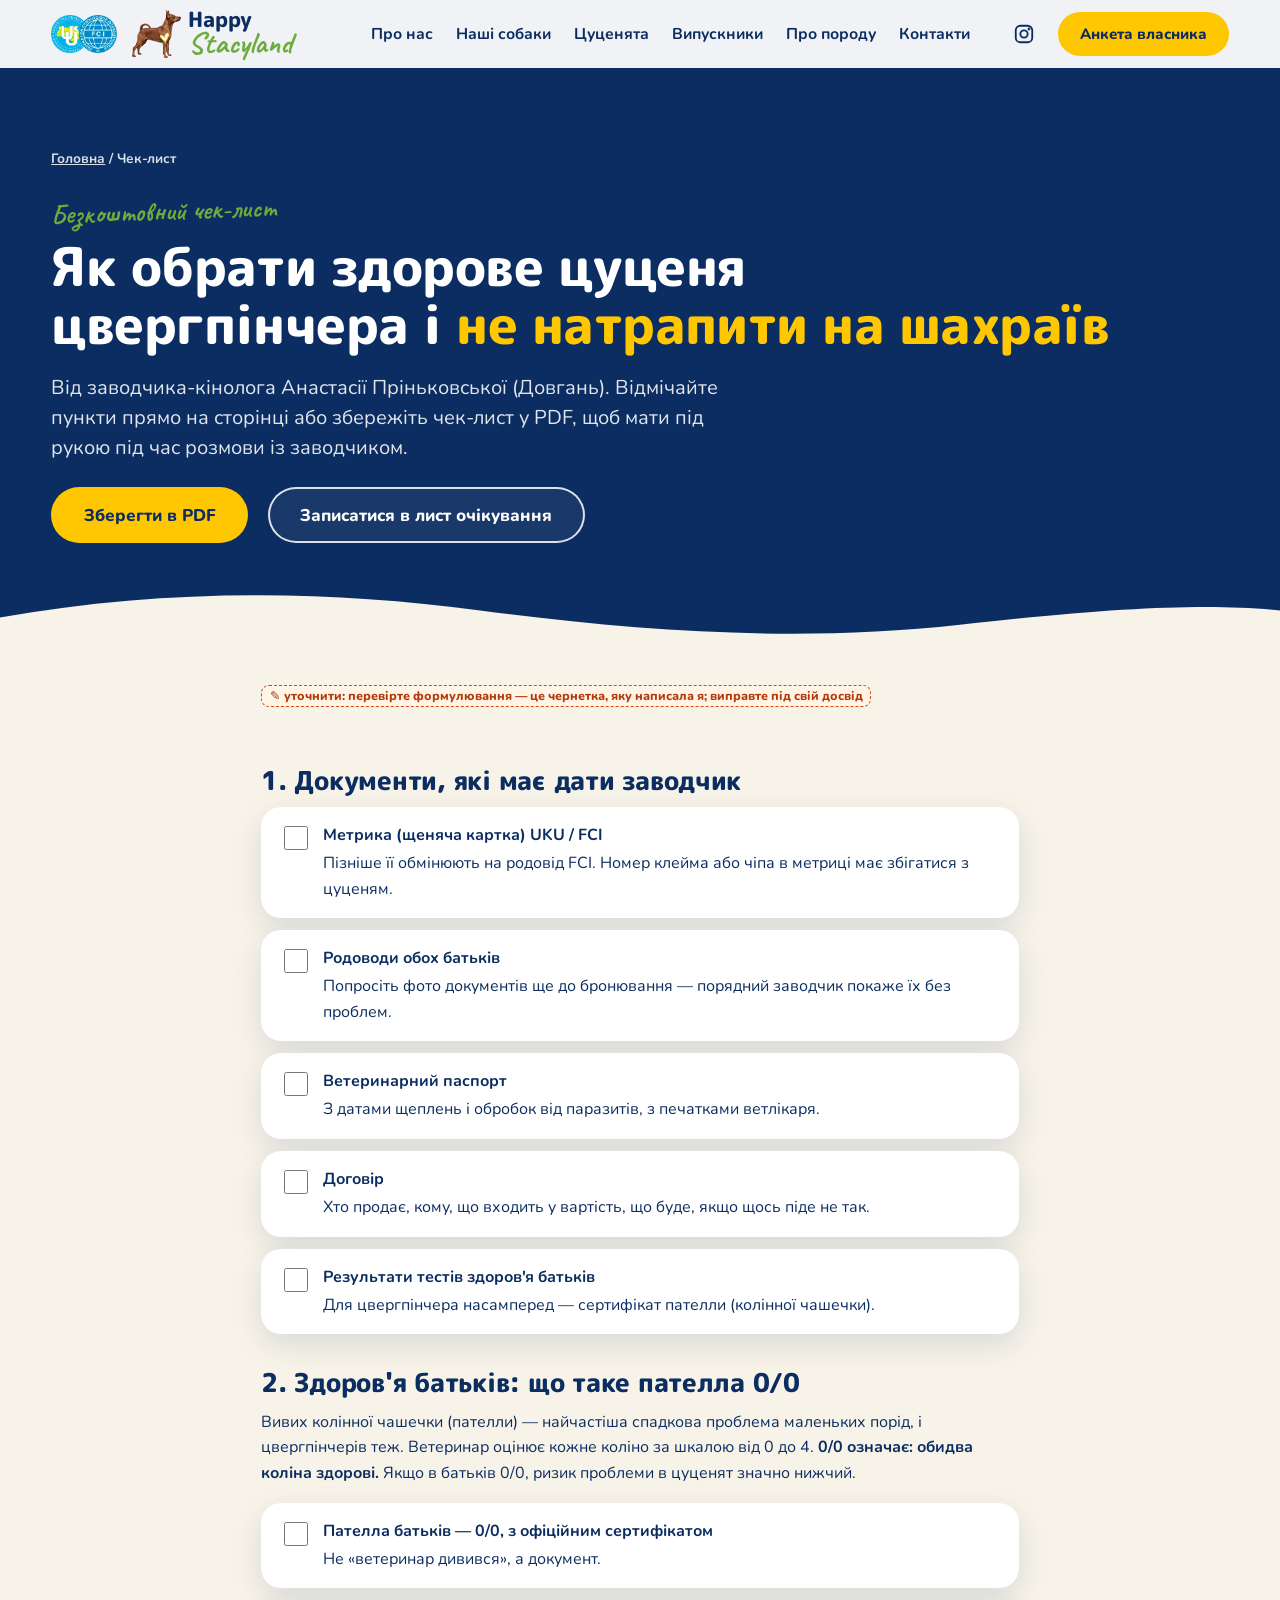
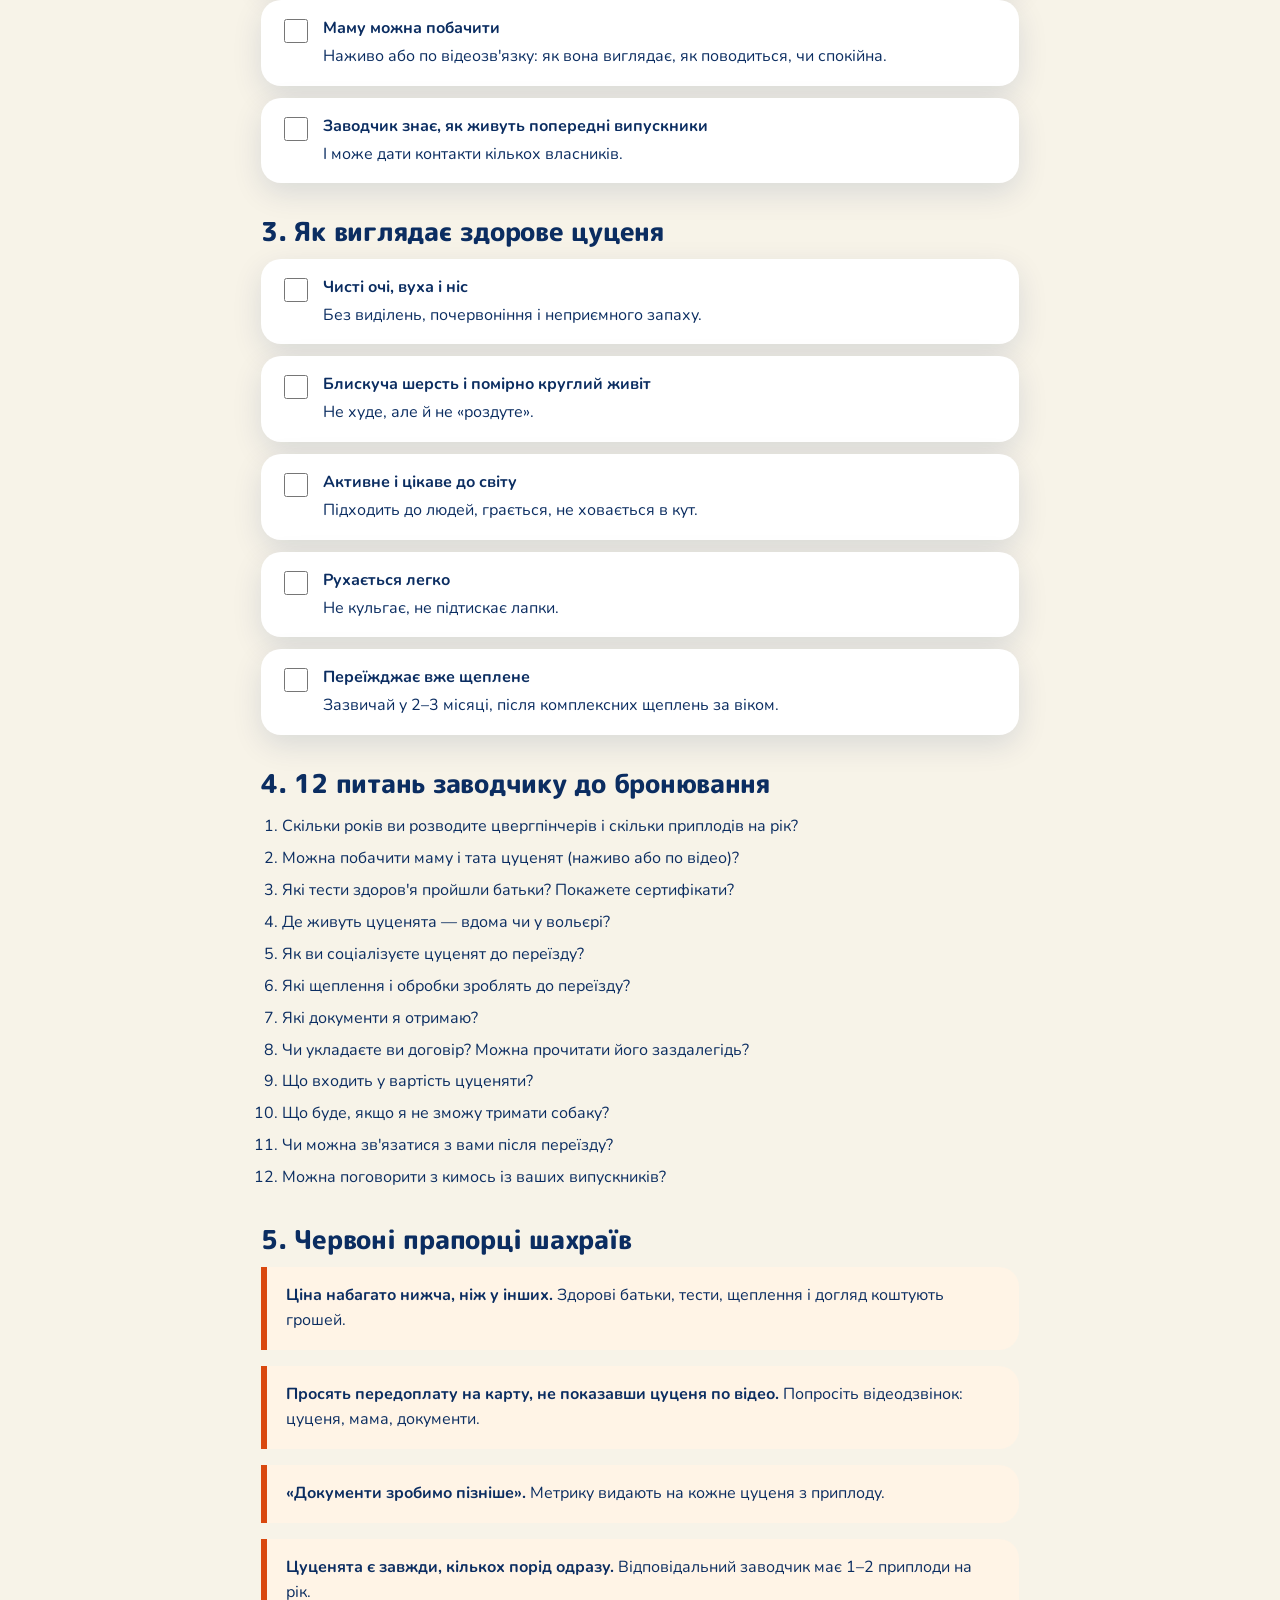
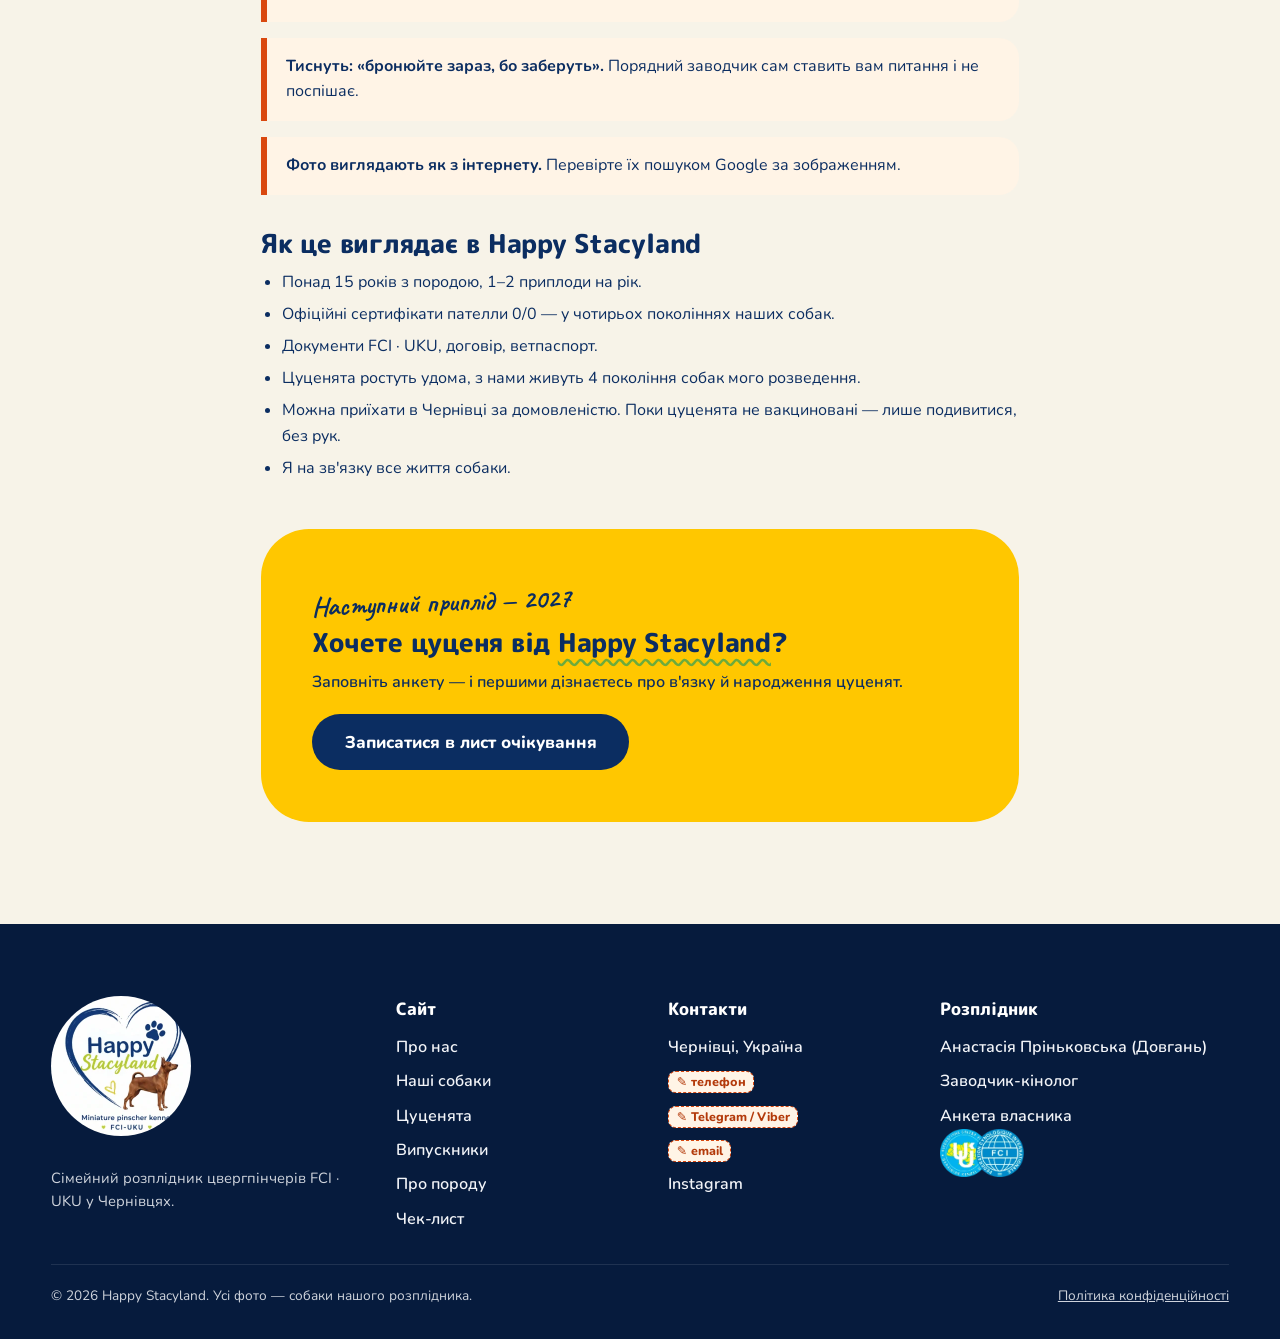
<file: site/guide.html>
<!doctype html>
<html lang="uk">
<head>
  <meta charset="utf-8">
  <meta name="viewport" content="width=device-width, initial-scale=1">
  <title>Чек-лист: як обрати здорове цуценя цвергпінчера — Happy Stacyland</title>
  <meta name="description" content="Безкоштовний чек-лист від заводчика-кінолога: документи, пателла 0/0, 12 питань заводчику, червоні прапорці шахраїв.">
  <meta name="theme-color" content="#0B2D61">
  <meta property="og:title" content="Чек-лист: як обрати здорове цуценя цвергпінчера — Happy Stacyland">
  <meta property="og:description" content="Безкоштовний чек-лист від заводчика-кінолога: документи, пателла 0/0, 12 питань заводчику, червоні прапорці шахраїв.">
  <meta property="og:image" content="assets/hero/frame-30.webp">
  <link rel="icon" href="assets/images/favicon.png" type="image/png">

  <!-- Шрифти: заголовки / текст / рукописні підписи -->
  <link rel="preconnect" href="https://fonts.googleapis.com">
  <link rel="preconnect" href="https://fonts.gstatic.com" crossorigin>
  <link rel="stylesheet" href="https://fonts.googleapis.com/css2?family=M+PLUS+Rounded+1c:wght@800&family=Nunito:wght@400;600;700;800&family=Caveat:wght@700&display=swap">
  <link rel="stylesheet" href="css/style.css?v=2026-11-26b">
</head>
<body>

  <!-- ===================== ШАПКА ===================== -->
  <header class="header" id="header" data-solid>
    <div class="header__inner">
      <div class="header__brand">
        <!-- Логотипи організацій (UKU та FCI) -->
        <img class="header__orgs" src="assets/images/logo-fci-uku.webp" width="209" height="120"
             alt="Члени Кінологічної спілки України (UKU) та FCI">
        <!-- Логотип розплідника: собачка з серцем + напис -->
        <a class="logo" href="index.html" aria-label="Happy Stacyland — на головну">
          <img class="logo__mark" src="assets/images/logo-dog.webp" width="183" height="180" alt="">
          <span class="logo__text">
            <span class="logo__happy">Happy</span>
            <span class="logo__stacyland">Stacyland</span>
          </span>
        </a>
      </div>

      <nav class="nav" aria-label="Головне меню">
        <ul class="nav__list">
          <li><a class="nav__link" href="about.html">Про нас</a></li>
          <li><a class="nav__link" href="dogs.html">Наші собаки</a></li>
          <li><a class="nav__link" href="puppies.html">Цуценята</a></li>
          <li><a class="nav__link" href="graduates.html">Випускники</a></li>
          <li><a class="nav__link" href="breed.html">Про породу</a></li>
          <li><a class="nav__link" href="contacts.html">Контакти</a></li>
        </ul>
      </nav>

      <div class="header__actions">
        <a class="header__icon header__icon--hide-mobile" href="https://instagram.com/anactacya_happy_stacyland" target="_blank" rel="noopener" aria-label="Instagram Happy Stacyland">
          <svg viewBox="0 0 24 24" fill="none" stroke="currentColor" stroke-width="2" stroke-linecap="round" aria-hidden="true"><rect x="3" y="3" width="18" height="18" rx="5"/><circle cx="12" cy="12" r="4"/><circle cx="17.5" cy="6.5" r="0.6" fill="currentColor"/></svg>
        </a>
        <a class="btn btn--small btn--yellow header__cta" href="contacts.html#anketa">Анкета власника</a>
        <button class="burger" type="button" aria-label="Відкрити меню" aria-expanded="false" aria-controls="mobile-menu">
          <span class="burger__line"></span><span class="burger__line"></span><span class="burger__line"></span>
        </button>
      </div>
    </div>
  </header>

  <!-- Мобільне меню -->
  <div class="mobile-menu" id="mobile-menu" aria-hidden="true">
    <ul class="mobile-menu__list">
      <li class="mobile-menu__item"><a class="mobile-menu__link" href="about.html">Про нас</a></li>
      <li class="mobile-menu__item"><a class="mobile-menu__link" href="dogs.html">Наші собаки</a></li>
      <li class="mobile-menu__item"><a class="mobile-menu__link" href="puppies.html">Цуценята</a></li>
      <li class="mobile-menu__item"><a class="mobile-menu__link" href="graduates.html">Випускники</a></li>
      <li class="mobile-menu__item"><a class="mobile-menu__link" href="breed.html">Про породу</a></li>
      <li class="mobile-menu__item"><a class="mobile-menu__link" href="contacts.html">Контакти</a></li>
    </ul>
    <div class="mobile-menu__footer">
      <a class="btn btn--yellow" href="contacts.html#anketa">Заповнити анкету</a>
      <a class="header__icon" href="https://instagram.com/anactacya_happy_stacyland" target="_blank" rel="noopener" aria-label="Instagram Happy Stacyland">
        <svg viewBox="0 0 24 24" fill="none" stroke="currentColor" stroke-width="2" stroke-linecap="round" aria-hidden="true"><rect x="3" y="3" width="18" height="18" rx="5"/><circle cx="12" cy="12" r="4"/><circle cx="17.5" cy="6.5" r="0.6" fill="currentColor"/></svg>
      </a>
    </div>
  </div>

  <main>
    <section class="page-hero" aria-labelledby="page-title">
      <div class="container">
        <p class="breadcrumbs"><a href="index.html">Головна</a> / Чек-лист</p>
        <span class="eyebrow">Безкоштовний чек-лист</span>
        <h1 class="section-title" id="page-title">Як обрати здорове цуценя цвергпінчера і <mark>не натрапити на шахраїв</mark></h1>
        <p class="section-lead">
          Від заводчика-кінолога Анастасії Пріньковської (Довгань). Відмічайте пункти прямо на сторінці
          або збережіть чек-лист у PDF, щоб мати під рукою під час розмови із заводчиком.
        </p>
        <div class="btn-row" style="margin-top: 1.5rem;">
          <button class="btn btn--yellow" type="button" onclick="window.print()">Зберегти в PDF</button>
          <a class="btn btn--ghost-light" href="contacts.html#anketa">Записатися в лист очікування</a>
        </div>
      </div>
      <svg class="page-hero__wave" viewBox="0 0 1440 90" preserveAspectRatio="none" aria-hidden="true"><path fill="currentColor" d="M0 50 C180 10 360 10 540 40 C720 70 900 85 1080 60 C1260 35 1360 30 1440 40 V90 H0 Z"/></svg>
    </section>

    <section class="section" style="padding-top: 2.5rem;">
      <div class="container prose" style="max-width: 860px;">
        <p class="todo" style="margin-bottom: 1.5rem;">уточнити: перевірте формулювання — це чернетка, яку написала я; виправте під свій досвід</p>

        <h2>1. Документи, які має дати заводчик</h2>
        <div class="checklist">
          <label class="checklist__item"><input type="checkbox"><span><strong>Метрика (щеняча картка) UKU / FCI</strong>Пізніше її обмінюють на родовід FCI. Номер клейма або чіпа в метриці має збігатися з цуценям.</span></label>
          <label class="checklist__item"><input type="checkbox"><span><strong>Родоводи обох батьків</strong>Попросіть фото документів ще до бронювання — порядний заводчик покаже їх без проблем.</span></label>
          <label class="checklist__item"><input type="checkbox"><span><strong>Ветеринарний паспорт</strong>З датами щеплень і обробок від паразитів, з печатками ветлікаря.</span></label>
          <label class="checklist__item"><input type="checkbox"><span><strong>Договір</strong>Хто продає, кому, що входить у вартість, що буде, якщо щось піде не так.</span></label>
          <label class="checklist__item"><input type="checkbox"><span><strong>Результати тестів здоров'я батьків</strong>Для цвергпінчера насамперед — сертифікат пателли (колінної чашечки).</span></label>
        </div>

        <h2>2. Здоров'я батьків: що таке пателла 0/0</h2>
        <p>
          Вивих колінної чашечки (пателли) — найчастіша спадкова проблема маленьких порід, і цвергпінчерів теж.
          Ветеринар оцінює кожне коліно за шкалою від 0 до 4. <strong>0/0 означає: обидва коліна здорові.</strong>
          Якщо в батьків 0/0, ризик проблеми в цуценят значно нижчий.
        </p>
        <div class="checklist">
          <label class="checklist__item"><input type="checkbox"><span><strong>Пателла батьків — 0/0, з офіційним сертифікатом</strong>Не «ветеринар дивився», а документ.</span></label>
          <label class="checklist__item"><input type="checkbox"><span><strong>Маму можна побачити</strong>Наживо або по відеозв'язку: як вона виглядає, як поводиться, чи спокійна.</span></label>
          <label class="checklist__item"><input type="checkbox"><span><strong>Заводчик знає, як живуть попередні випускники</strong>І може дати контакти кількох власників.</span></label>
        </div>

        <h2>3. Як виглядає здорове цуценя</h2>
        <div class="checklist">
          <label class="checklist__item"><input type="checkbox"><span><strong>Чисті очі, вуха і ніс</strong>Без виділень, почервоніння і неприємного запаху.</span></label>
          <label class="checklist__item"><input type="checkbox"><span><strong>Блискуча шерсть і помірно круглий живіт</strong>Не худе, але й не «роздуте».</span></label>
          <label class="checklist__item"><input type="checkbox"><span><strong>Активне і цікаве до світу</strong>Підходить до людей, грається, не ховається в кут.</span></label>
          <label class="checklist__item"><input type="checkbox"><span><strong>Рухається легко</strong>Не кульгає, не підтискає лапки.</span></label>
          <label class="checklist__item"><input type="checkbox"><span><strong>Переїжджає вже щеплене</strong>Зазвичай у 2–3 місяці, після комплексних щеплень за віком.</span></label>
        </div>

        <h2>4. 12 питань заводчику до бронювання</h2>
        <ol>
          <li>Скільки років ви розводите цвергпінчерів і скільки приплодів на рік?</li>
          <li>Можна побачити маму і тата цуценят (наживо або по відео)?</li>
          <li>Які тести здоров'я пройшли батьки? Покажете сертифікати?</li>
          <li>Де живуть цуценята — вдома чи у вольєрі?</li>
          <li>Як ви соціалізуєте цуценят до переїзду?</li>
          <li>Які щеплення і обробки зроблять до переїзду?</li>
          <li>Які документи я отримаю?</li>
          <li>Чи укладаєте ви договір? Можна прочитати його заздалегідь?</li>
          <li>Що входить у вартість цуценяти?</li>
          <li>Що буде, якщо я не зможу тримати собаку?</li>
          <li>Чи можна зв'язатися з вами після переїзду?</li>
          <li>Можна поговорити з кимось із ваших випускників?</li>
        </ol>

        <h2>5. Червоні прапорці шахраїв</h2>
        <p class="redflag"><strong>Ціна набагато нижча, ніж у інших.</strong> Здорові батьки, тести, щеплення і догляд коштують грошей.</p>
        <p class="redflag"><strong>Просять передоплату на карту, не показавши цуценя по відео.</strong> Попросіть відеодзвінок: цуценя, мама, документи.</p>
        <p class="redflag"><strong>«Документи зробимо пізніше».</strong> Метрику видають на кожне цуценя з приплоду.</p>
        <p class="redflag"><strong>Цуценята є завжди, кількох порід одразу.</strong> Відповідальний заводчик має 1–2 приплоди на рік.</p>
        <p class="redflag"><strong>Тиснуть: «бронюйте зараз, бо заберуть».</strong> Порядний заводчик сам ставить вам питання і не поспішає.</p>
        <p class="redflag"><strong>Фото виглядають як з інтернету.</strong> Перевірте їх пошуком Google за зображенням.</p>

        <h2>Як це виглядає в Happy Stacyland</h2>
        <ul>
          <li>Понад 15 років з породою, 1–2 приплоди на рік.</li>
          <li>Офіційні сертифікати пателли 0/0 — у чотирьох поколіннях наших собак.</li>
          <li>Документи FCI · UKU, договір, ветпаспорт.</li>
          <li>Цуценята ростуть удома, з нами живуть 4 покоління собак мого розведення.</li>
          <li>Можна приїхати в Чернівці за домовленістю. Поки цуценята не вакциновані — лише подивитися, без рук.</li>
          <li>Я на зв'язку все життя собаки.</li>
        </ul>

        <div class="lead" style="margin-top: 3rem; grid-template-columns: 1fr;">
          <div>
            <span class="eyebrow">Наступний приплід — 2027</span>
            <h2 class="section-title" style="margin-top: 0;">Хочете цуценя від <mark>Happy Stacyland</mark>?</h2>
            <p style="margin-bottom: 1.2rem; font-weight: 600;">Заповніть анкету — і першими дізнаєтесь про в'язку й народження цуценят.</p>
            <a class="btn btn--navy" href="contacts.html#anketa">Записатися в лист очікування</a>
          </div>
        </div>
      </div>
    </section>
  </main>

  <!-- ===================== ФУТЕР ===================== -->
  <footer class="footer">
    <div class="container">
      <div class="footer__grid">
        <div class="footer__brand">
          <img class="footer__logo" src="assets/images/logo-full.webp" width="280" height="280" loading="lazy" alt="Логотип Happy Stacyland — Miniature pinscher kennel FCI-UKU">
          <p class="footer__about">Сімейний розплідник цвергпінчерів FCI · UKU у Чернівцях.</p>
        </div>
        <nav aria-label="Меню у футері">
          <p class="footer__title">Сайт</p>
          <ul class="footer__list">
            <li><a href="about.html">Про нас</a></li>
            <li><a href="dogs.html">Наші собаки</a></li>
            <li><a href="puppies.html">Цуценята</a></li>
            <li><a href="graduates.html">Випускники</a></li>
            <li><a href="breed.html">Про породу</a></li>
            <li><a href="guide.html">Чек-лист</a></li>
          </ul>
        </nav>
        <div>
          <p class="footer__title">Контакти</p>
          <ul class="footer__list">
            <li>Чернівці, Україна</li>
            <li><span class="todo">телефон</span></li>
            <li><span class="todo">Telegram / Viber</span></li>
            <li><span class="todo">email</span></li>
            <li><a href="https://instagram.com/anactacya_happy_stacyland" target="_blank" rel="noopener">Instagram</a></li>
          </ul>
        </div>
        <div>
          <p class="footer__title">Розплідник</p>
          <ul class="footer__list">
            <li>Анастасія Пріньковська (Довгань)</li>
            <li>Заводчик-кінолог</li>
            <li><a href="contacts.html#anketa">Анкета власника</a></li>
          </ul>
          <img class="footer__orgs" src="assets/images/logo-fci-uku.webp" width="209" height="120" loading="lazy" alt="Члени UKU та FCI">
        </div>
      </div>
      <div class="footer__bottom">
        <span>© 2026 Happy Stacyland. Усі фото — собаки нашого розплідника.</span>
        <a href="privacy.html">Політика конфіденційності</a>
      </div>
    </div>
  </footer>

  <!-- Плаваюча кнопка на телефоні -->
  <a class="btn btn--primary mobile-cta" href="contacts.html#anketa">Записатися в лист очікування</a>

  <script src="js/main.js?v=2026-11-26b" defer></script>
</body>
</html>
</file>
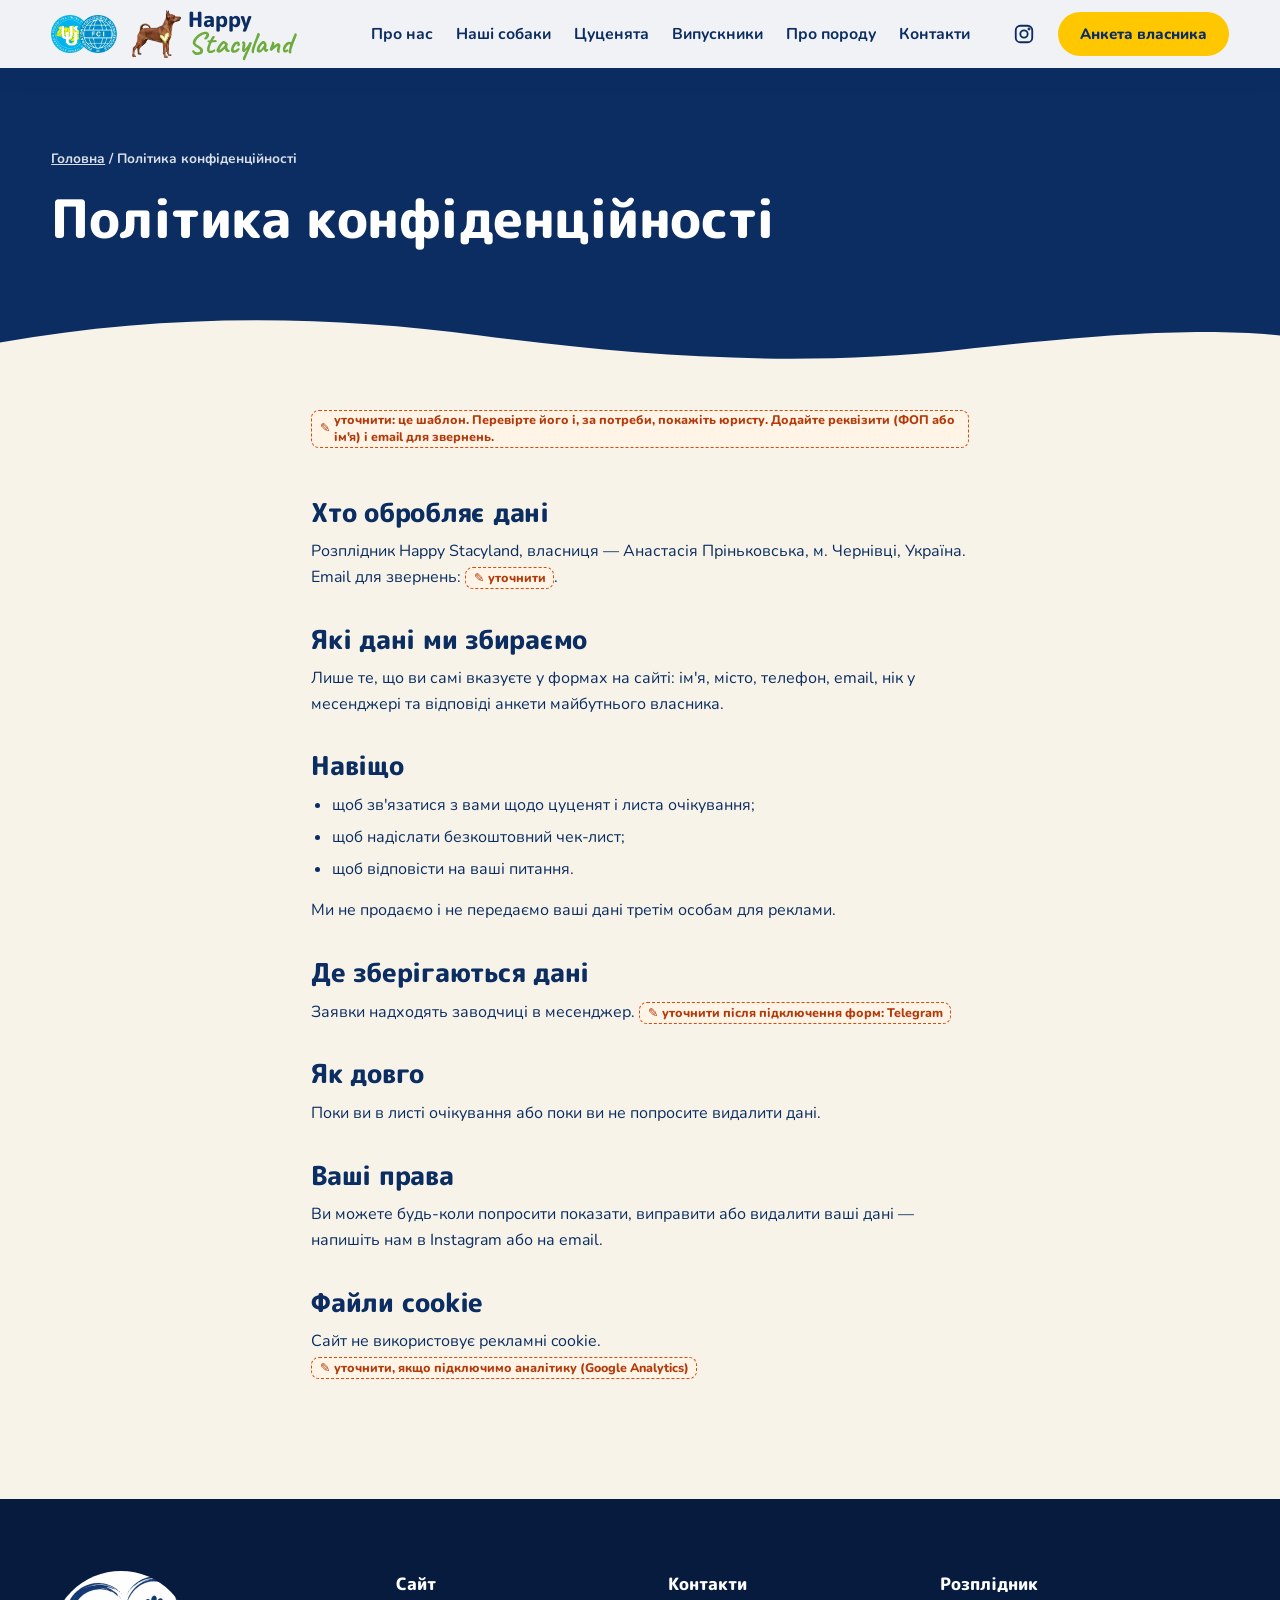
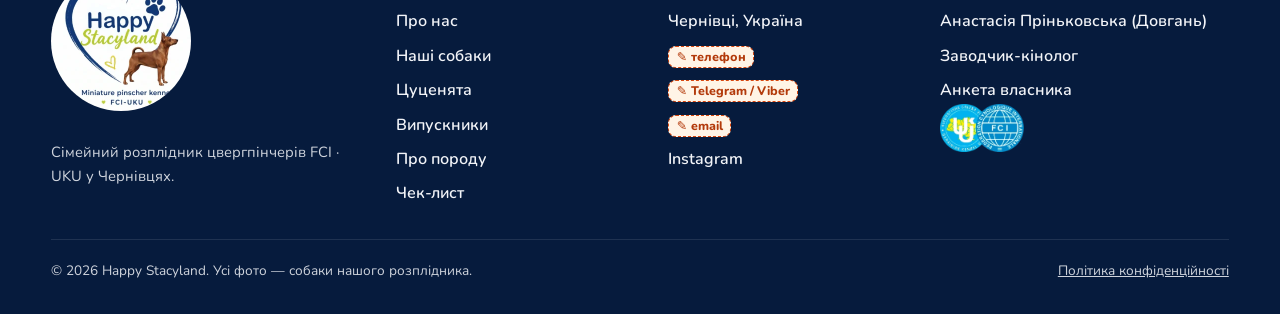
<file: site/privacy.html>
<!doctype html>
<html lang="uk">
<head>
  <meta charset="utf-8">
  <meta name="viewport" content="width=device-width, initial-scale=1">
  <title>Політика конфіденційності — Happy Stacyland</title>
  <meta name="description" content="Як розплідник Happy Stacyland обробляє дані з форм сайту.">
  <meta name="theme-color" content="#0B2D61">
  <meta property="og:title" content="Політика конфіденційності — Happy Stacyland">
  <meta property="og:description" content="Як розплідник Happy Stacyland обробляє дані з форм сайту.">
  <meta property="og:image" content="assets/hero/frame-30.webp">
  <link rel="icon" href="assets/images/favicon.png" type="image/png">

  <!-- Шрифти: заголовки / текст / рукописні підписи -->
  <link rel="preconnect" href="https://fonts.googleapis.com">
  <link rel="preconnect" href="https://fonts.gstatic.com" crossorigin>
  <link rel="stylesheet" href="https://fonts.googleapis.com/css2?family=M+PLUS+Rounded+1c:wght@800&family=Nunito:wght@400;600;700;800&family=Caveat:wght@700&display=swap">
  <link rel="stylesheet" href="css/style.css?v=2026-11-26b">
</head>
<body>

  <!-- ===================== ШАПКА ===================== -->
  <header class="header" id="header" data-solid>
    <div class="header__inner">
      <div class="header__brand">
        <!-- Логотипи організацій (UKU та FCI) -->
        <img class="header__orgs" src="assets/images/logo-fci-uku.webp" width="209" height="120"
             alt="Члени Кінологічної спілки України (UKU) та FCI">
        <!-- Логотип розплідника: собачка з серцем + напис -->
        <a class="logo" href="index.html" aria-label="Happy Stacyland — на головну">
          <img class="logo__mark" src="assets/images/logo-dog.webp" width="183" height="180" alt="">
          <span class="logo__text">
            <span class="logo__happy">Happy</span>
            <span class="logo__stacyland">Stacyland</span>
          </span>
        </a>
      </div>

      <nav class="nav" aria-label="Головне меню">
        <ul class="nav__list">
          <li><a class="nav__link" href="about.html">Про нас</a></li>
          <li><a class="nav__link" href="dogs.html">Наші собаки</a></li>
          <li><a class="nav__link" href="puppies.html">Цуценята</a></li>
          <li><a class="nav__link" href="graduates.html">Випускники</a></li>
          <li><a class="nav__link" href="breed.html">Про породу</a></li>
          <li><a class="nav__link" href="contacts.html">Контакти</a></li>
        </ul>
      </nav>

      <div class="header__actions">
        <a class="header__icon header__icon--hide-mobile" href="https://instagram.com/anactacya_happy_stacyland" target="_blank" rel="noopener" aria-label="Instagram Happy Stacyland">
          <svg viewBox="0 0 24 24" fill="none" stroke="currentColor" stroke-width="2" stroke-linecap="round" aria-hidden="true"><rect x="3" y="3" width="18" height="18" rx="5"/><circle cx="12" cy="12" r="4"/><circle cx="17.5" cy="6.5" r="0.6" fill="currentColor"/></svg>
        </a>
        <a class="btn btn--small btn--yellow header__cta" href="contacts.html#anketa">Анкета власника</a>
        <button class="burger" type="button" aria-label="Відкрити меню" aria-expanded="false" aria-controls="mobile-menu">
          <span class="burger__line"></span><span class="burger__line"></span><span class="burger__line"></span>
        </button>
      </div>
    </div>
  </header>

  <!-- Мобільне меню -->
  <div class="mobile-menu" id="mobile-menu" aria-hidden="true">
    <ul class="mobile-menu__list">
      <li class="mobile-menu__item"><a class="mobile-menu__link" href="about.html">Про нас</a></li>
      <li class="mobile-menu__item"><a class="mobile-menu__link" href="dogs.html">Наші собаки</a></li>
      <li class="mobile-menu__item"><a class="mobile-menu__link" href="puppies.html">Цуценята</a></li>
      <li class="mobile-menu__item"><a class="mobile-menu__link" href="graduates.html">Випускники</a></li>
      <li class="mobile-menu__item"><a class="mobile-menu__link" href="breed.html">Про породу</a></li>
      <li class="mobile-menu__item"><a class="mobile-menu__link" href="contacts.html">Контакти</a></li>
    </ul>
    <div class="mobile-menu__footer">
      <a class="btn btn--yellow" href="contacts.html#anketa">Заповнити анкету</a>
      <a class="header__icon" href="https://instagram.com/anactacya_happy_stacyland" target="_blank" rel="noopener" aria-label="Instagram Happy Stacyland">
        <svg viewBox="0 0 24 24" fill="none" stroke="currentColor" stroke-width="2" stroke-linecap="round" aria-hidden="true"><rect x="3" y="3" width="18" height="18" rx="5"/><circle cx="12" cy="12" r="4"/><circle cx="17.5" cy="6.5" r="0.6" fill="currentColor"/></svg>
      </a>
    </div>
  </div>

  <main>
    <section class="page-hero" aria-labelledby="page-title">
      <div class="container">
        <p class="breadcrumbs"><a href="index.html">Головна</a> / Політика конфіденційності</p>
        <h1 class="section-title" id="page-title">Політика конфіденційності</h1>
      </div>
      <svg class="page-hero__wave" viewBox="0 0 1440 90" preserveAspectRatio="none" aria-hidden="true"><path fill="currentColor" d="M0 50 C180 10 360 10 540 40 C720 70 900 85 1080 60 C1260 35 1360 30 1440 40 V90 H0 Z"/></svg>
    </section>

    <section class="section" style="padding-top: 2.5rem;">
      <div class="container prose">
        <p class="todo">уточнити: це шаблон. Перевірте його і, за потреби, покажіть юристу. Додайте реквізити (ФОП або ім'я) і email для звернень.</p>

        <h2>Хто обробляє дані</h2>
        <p>Розплідник Happy Stacyland, власниця — Анастасія Пріньковська, м. Чернівці, Україна. Email для звернень: <span class="todo">уточнити</span>.</p>

        <h2>Які дані ми збираємо</h2>
        <p>Лише те, що ви самі вказуєте у формах на сайті: ім'я, місто, телефон, email, нік у месенджері та відповіді анкети майбутнього власника.</p>

        <h2>Навіщо</h2>
        <ul>
          <li>щоб зв'язатися з вами щодо цуценят і листа очікування;</li>
          <li>щоб надіслати безкоштовний чек-лист;</li>
          <li>щоб відповісти на ваші питання.</li>
        </ul>
        <p>Ми не продаємо і не передаємо ваші дані третім особам для реклами.</p>

        <h2>Де зберігаються дані</h2>
        <p>Заявки надходять заводчиці в месенджер. <span class="todo">уточнити після підключення форм: Telegram</span></p>

        <h2>Як довго</h2>
        <p>Поки ви в листі очікування або поки ви не попросите видалити дані.</p>

        <h2>Ваші права</h2>
        <p>Ви можете будь-коли попросити показати, виправити або видалити ваші дані — напишіть нам в <a href="https://instagram.com/anactacya_happy_stacyland" target="_blank" rel="noopener">Instagram</a> або на email.</p>

        <h2>Файли cookie</h2>
        <p>Сайт не використовує рекламні cookie. <span class="todo">уточнити, якщо підключимо аналітику (Google Analytics)</span></p>
      </div>
    </section>
  </main>

  <!-- ===================== ФУТЕР ===================== -->
  <footer class="footer">
    <div class="container">
      <div class="footer__grid">
        <div class="footer__brand">
          <img class="footer__logo" src="assets/images/logo-full.webp" width="280" height="280" loading="lazy" alt="Логотип Happy Stacyland — Miniature pinscher kennel FCI-UKU">
          <p class="footer__about">Сімейний розплідник цвергпінчерів FCI · UKU у Чернівцях.</p>
        </div>
        <nav aria-label="Меню у футері">
          <p class="footer__title">Сайт</p>
          <ul class="footer__list">
            <li><a href="about.html">Про нас</a></li>
            <li><a href="dogs.html">Наші собаки</a></li>
            <li><a href="puppies.html">Цуценята</a></li>
            <li><a href="graduates.html">Випускники</a></li>
            <li><a href="breed.html">Про породу</a></li>
            <li><a href="guide.html">Чек-лист</a></li>
          </ul>
        </nav>
        <div>
          <p class="footer__title">Контакти</p>
          <ul class="footer__list">
            <li>Чернівці, Україна</li>
            <li><span class="todo">телефон</span></li>
            <li><span class="todo">Telegram / Viber</span></li>
            <li><span class="todo">email</span></li>
            <li><a href="https://instagram.com/anactacya_happy_stacyland" target="_blank" rel="noopener">Instagram</a></li>
          </ul>
        </div>
        <div>
          <p class="footer__title">Розплідник</p>
          <ul class="footer__list">
            <li>Анастасія Пріньковська (Довгань)</li>
            <li>Заводчик-кінолог</li>
            <li><a href="contacts.html#anketa">Анкета власника</a></li>
          </ul>
          <img class="footer__orgs" src="assets/images/logo-fci-uku.webp" width="209" height="120" loading="lazy" alt="Члени UKU та FCI">
        </div>
      </div>
      <div class="footer__bottom">
        <span>© 2026 Happy Stacyland. Усі фото — собаки нашого розплідника.</span>
        <a href="privacy.html">Політика конфіденційності</a>
      </div>
    </div>
  </footer>

  <script src="js/main.js?v=2026-11-26b" defer></script>
</body>
</html>
</file>
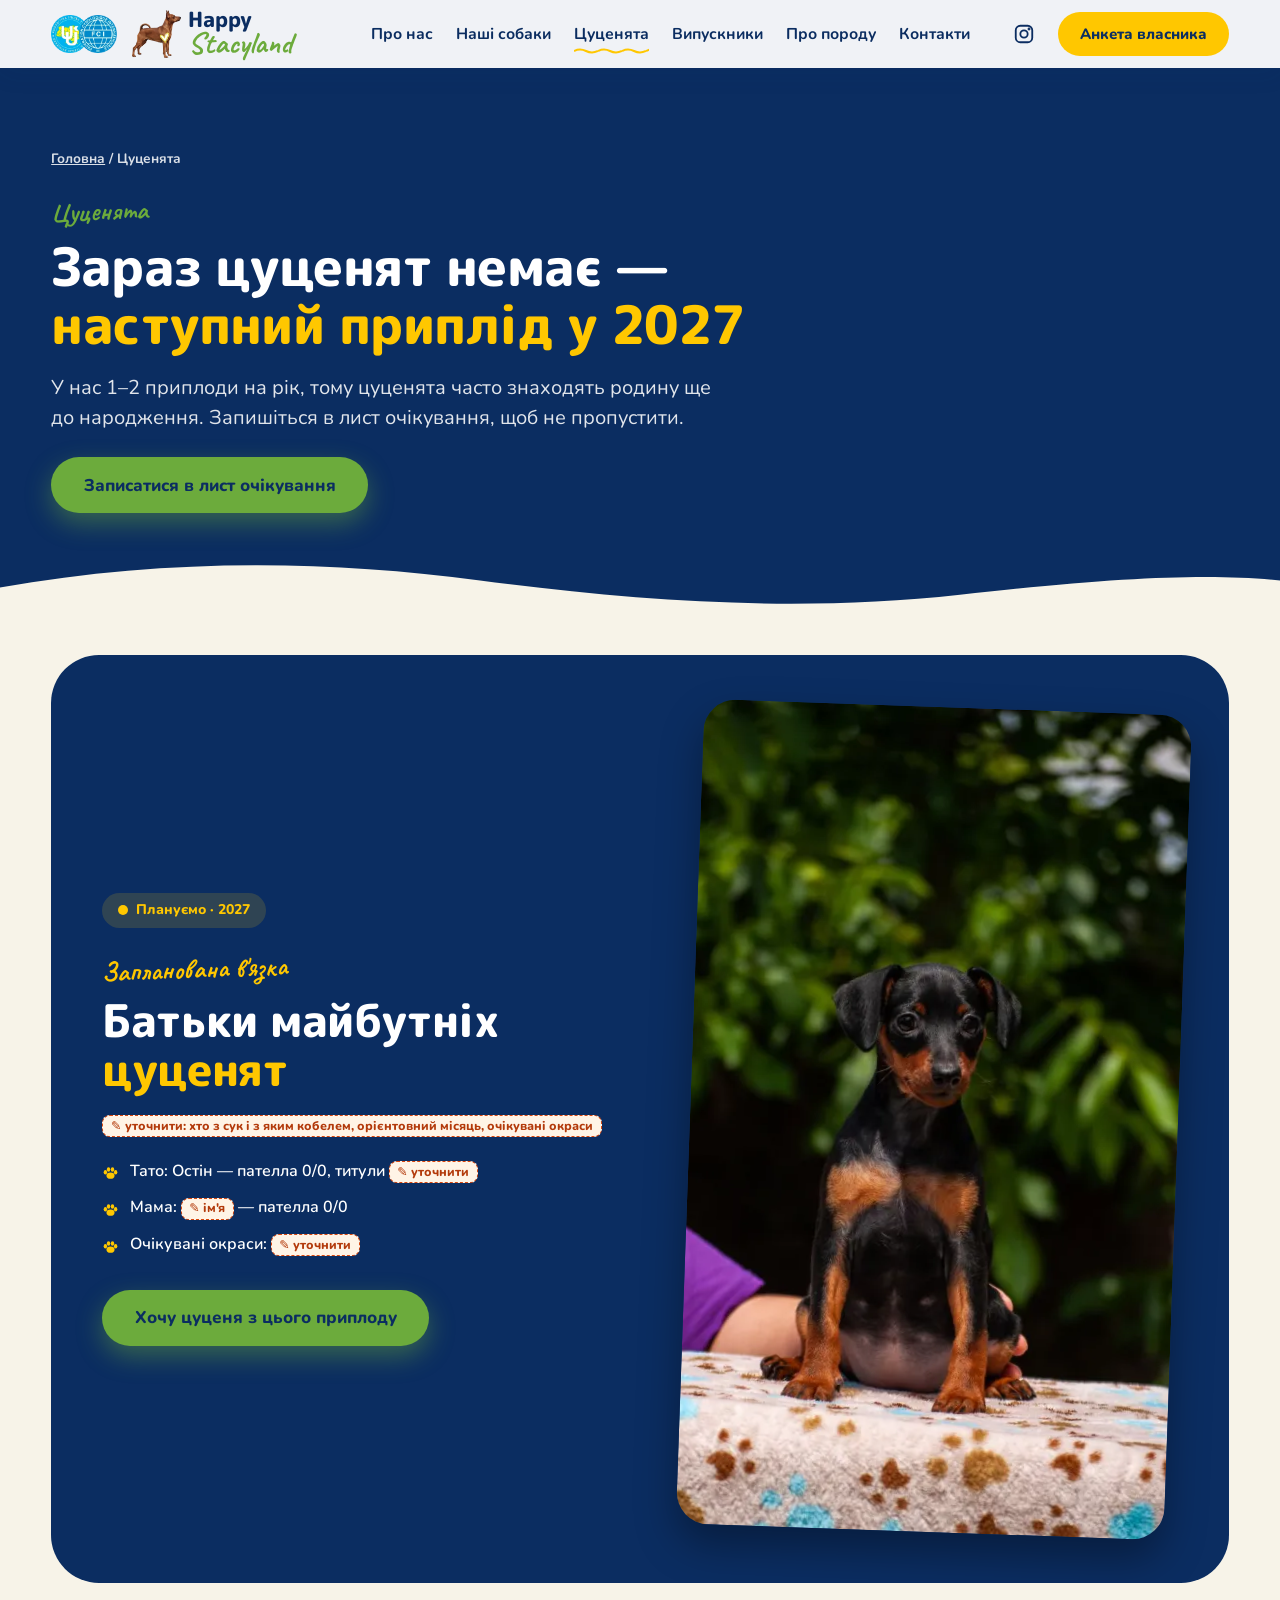
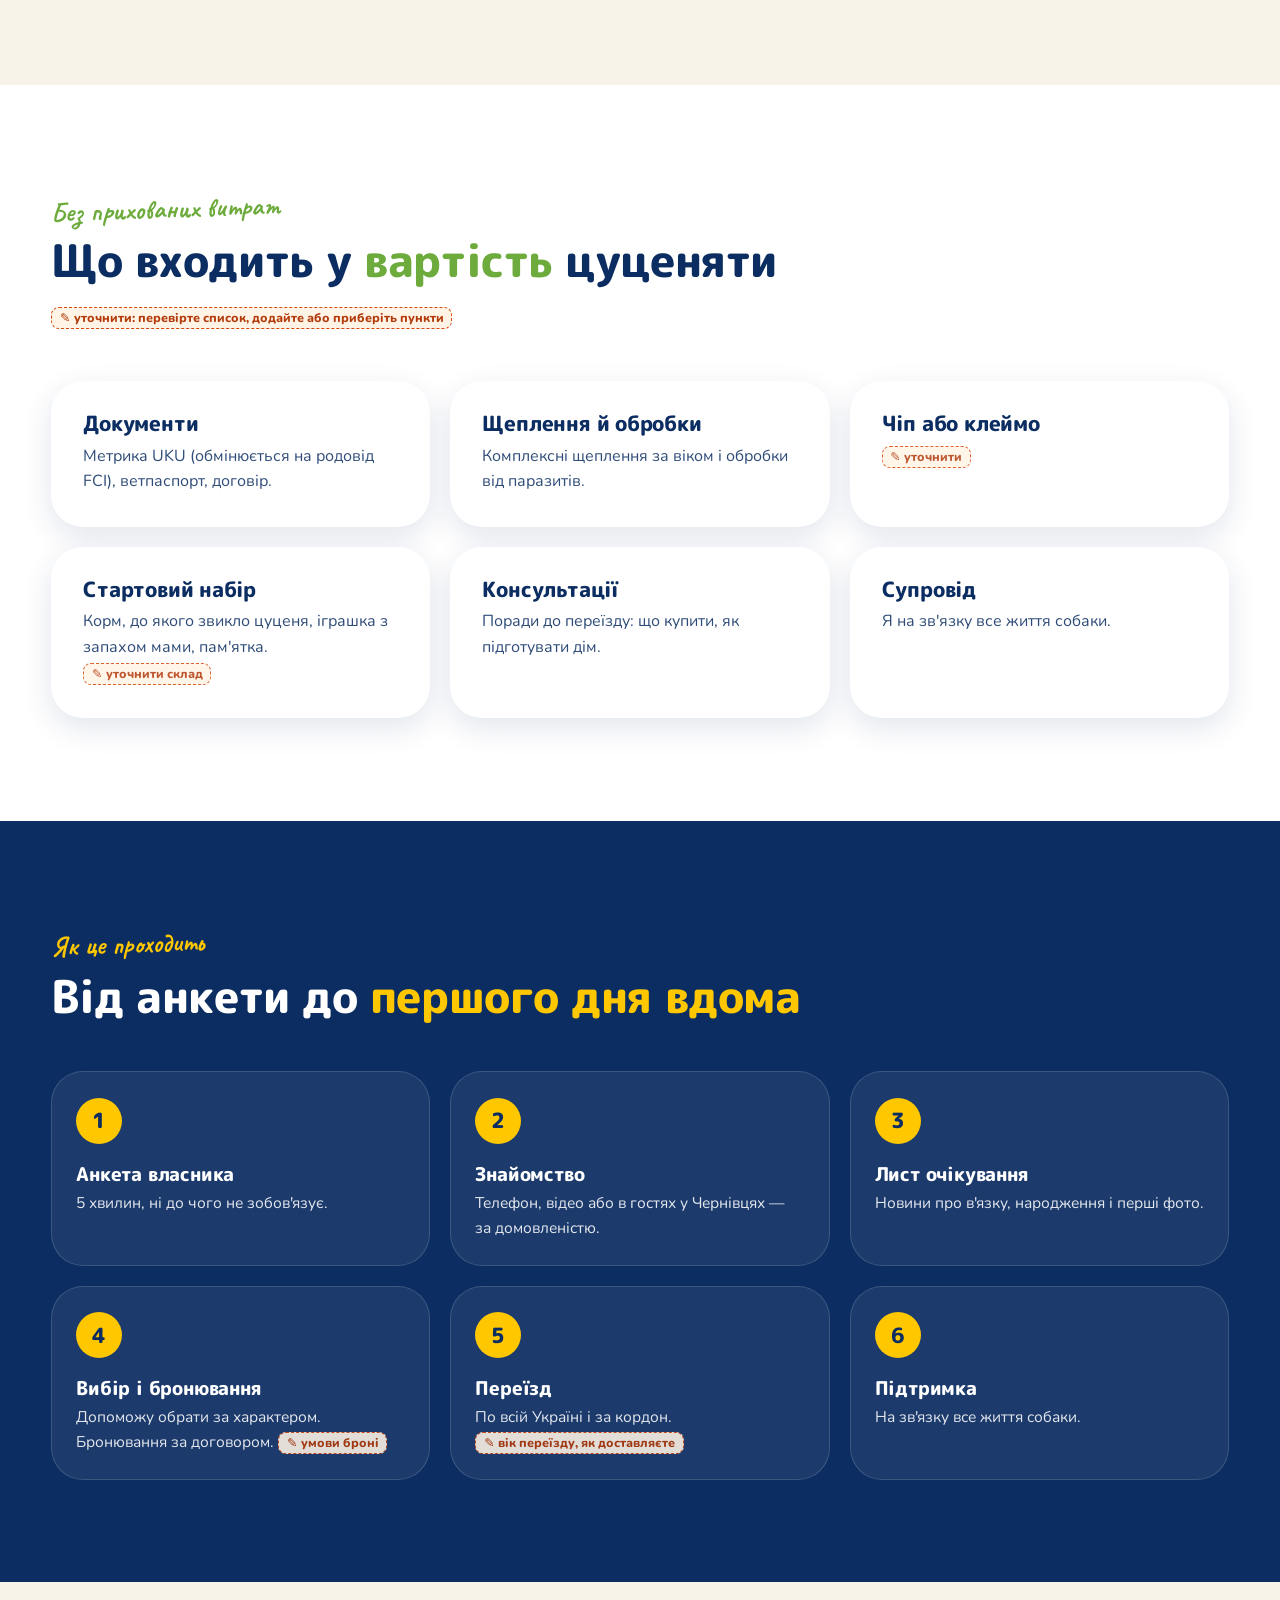
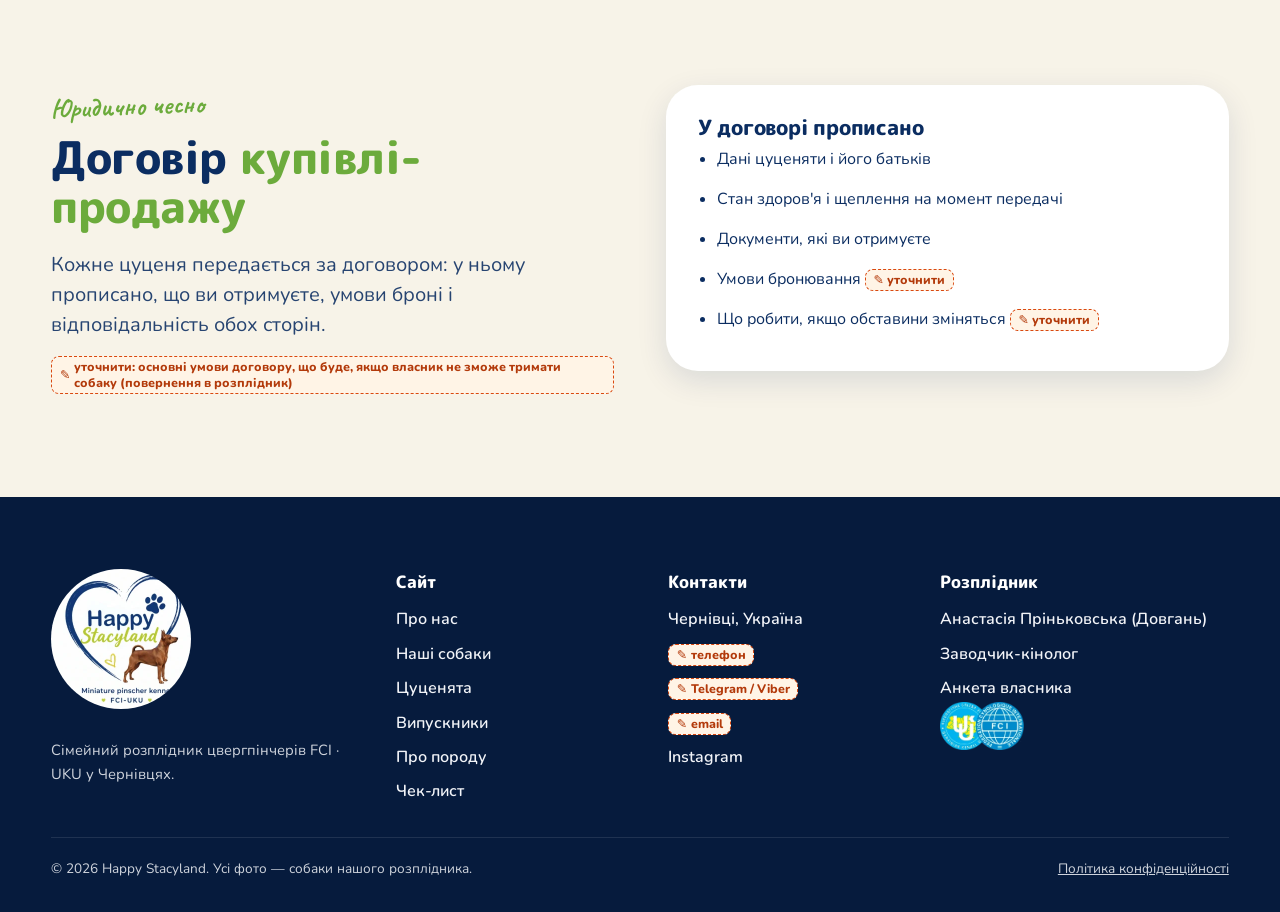
<file: site/puppies.html>
<!doctype html>
<html lang="uk">
<head>
  <meta charset="utf-8">
  <meta name="viewport" content="width=device-width, initial-scale=1">
  <title>Цуценята цвергпінчера — лист очікування — Happy Stacyland</title>
  <meta name="description" content="Цуценята цвергпінчера FCI · UKU від Happy Stacyland. Наступний приплід — 2027. Що входить у вартість, як проходить бронювання.">
  <meta name="theme-color" content="#0B2D61">
  <meta property="og:title" content="Цуценята цвергпінчера — лист очікування — Happy Stacyland">
  <meta property="og:description" content="Цуценята цвергпінчера FCI · UKU від Happy Stacyland. Наступний приплід — 2027. Що входить у вартість, як проходить бронювання.">
  <meta property="og:image" content="assets/hero/frame-30.webp">
  <link rel="icon" href="assets/images/favicon.png" type="image/png">

  <!-- Шрифти: заголовки / текст / рукописні підписи -->
  <link rel="preconnect" href="https://fonts.googleapis.com">
  <link rel="preconnect" href="https://fonts.gstatic.com" crossorigin>
  <link rel="stylesheet" href="https://fonts.googleapis.com/css2?family=M+PLUS+Rounded+1c:wght@800&family=Nunito:wght@400;600;700;800&family=Caveat:wght@700&display=swap">
  <link rel="stylesheet" href="css/style.css?v=2026-11-26b">
</head>
<body>

  <!-- ===================== ШАПКА ===================== -->
  <header class="header" id="header" data-solid>
    <div class="header__inner">
      <div class="header__brand">
        <!-- Логотипи організацій (UKU та FCI) -->
        <img class="header__orgs" src="assets/images/logo-fci-uku.webp" width="209" height="120"
             alt="Члени Кінологічної спілки України (UKU) та FCI">
        <!-- Логотип розплідника: собачка з серцем + напис -->
        <a class="logo" href="index.html" aria-label="Happy Stacyland — на головну">
          <img class="logo__mark" src="assets/images/logo-dog.webp" width="183" height="180" alt="">
          <span class="logo__text">
            <span class="logo__happy">Happy</span>
            <span class="logo__stacyland">Stacyland</span>
          </span>
        </a>
      </div>

      <nav class="nav" aria-label="Головне меню">
        <ul class="nav__list">
          <li><a class="nav__link" href="about.html">Про нас</a></li>
          <li><a class="nav__link" href="dogs.html">Наші собаки</a></li>
          <li><a class="nav__link" href="puppies.html" aria-current="page">Цуценята</a></li>
          <li><a class="nav__link" href="graduates.html">Випускники</a></li>
          <li><a class="nav__link" href="breed.html">Про породу</a></li>
          <li><a class="nav__link" href="contacts.html">Контакти</a></li>
        </ul>
      </nav>

      <div class="header__actions">
        <a class="header__icon header__icon--hide-mobile" href="https://instagram.com/anactacya_happy_stacyland" target="_blank" rel="noopener" aria-label="Instagram Happy Stacyland">
          <svg viewBox="0 0 24 24" fill="none" stroke="currentColor" stroke-width="2" stroke-linecap="round" aria-hidden="true"><rect x="3" y="3" width="18" height="18" rx="5"/><circle cx="12" cy="12" r="4"/><circle cx="17.5" cy="6.5" r="0.6" fill="currentColor"/></svg>
        </a>
        <a class="btn btn--small btn--yellow header__cta" href="contacts.html#anketa">Анкета власника</a>
        <button class="burger" type="button" aria-label="Відкрити меню" aria-expanded="false" aria-controls="mobile-menu">
          <span class="burger__line"></span><span class="burger__line"></span><span class="burger__line"></span>
        </button>
      </div>
    </div>
  </header>

  <!-- Мобільне меню -->
  <div class="mobile-menu" id="mobile-menu" aria-hidden="true">
    <ul class="mobile-menu__list">
      <li class="mobile-menu__item"><a class="mobile-menu__link" href="about.html">Про нас</a></li>
      <li class="mobile-menu__item"><a class="mobile-menu__link" href="dogs.html">Наші собаки</a></li>
      <li class="mobile-menu__item"><a class="mobile-menu__link" href="puppies.html">Цуценята</a></li>
      <li class="mobile-menu__item"><a class="mobile-menu__link" href="graduates.html">Випускники</a></li>
      <li class="mobile-menu__item"><a class="mobile-menu__link" href="breed.html">Про породу</a></li>
      <li class="mobile-menu__item"><a class="mobile-menu__link" href="contacts.html">Контакти</a></li>
    </ul>
    <div class="mobile-menu__footer">
      <a class="btn btn--yellow" href="contacts.html#anketa">Заповнити анкету</a>
      <a class="header__icon" href="https://instagram.com/anactacya_happy_stacyland" target="_blank" rel="noopener" aria-label="Instagram Happy Stacyland">
        <svg viewBox="0 0 24 24" fill="none" stroke="currentColor" stroke-width="2" stroke-linecap="round" aria-hidden="true"><rect x="3" y="3" width="18" height="18" rx="5"/><circle cx="12" cy="12" r="4"/><circle cx="17.5" cy="6.5" r="0.6" fill="currentColor"/></svg>
      </a>
    </div>
  </div>

  <main>
    <section class="page-hero" aria-labelledby="page-title">
      <div class="container">
        <p class="breadcrumbs"><a href="index.html">Головна</a> / Цуценята</p>
        <span class="eyebrow">Цуценята</span>
        <h1 class="section-title" id="page-title">Зараз цуценят немає — <mark>наступний приплід у 2027</mark></h1>
        <p class="section-lead">
          У нас 1–2 приплоди на рік, тому цуценята часто знаходять родину ще до народження.
          Запишіться в лист очікування, щоб не пропустити.
        </p>
        <div class="btn-row" style="margin-top: 1.5rem;">
          <a class="btn btn--primary" href="contacts.html#anketa">Записатися в лист очікування</a>
        </div>
      </div>
      <svg class="page-hero__wave" viewBox="0 0 1440 90" preserveAspectRatio="none" aria-hidden="true"><path fill="currentColor" d="M0 50 C180 10 360 10 540 40 C720 70 900 85 1080 60 C1260 35 1360 30 1440 40 V90 H0 Z"/></svg>
    </section>

    <!-- ===================== ЗАПЛАНОВАНИЙ ПРИПЛІД ===================== -->
    <section class="section" style="padding-top: 2.5rem;" aria-labelledby="plan-title">
      <div class="container">
        <div class="litter" data-reveal>
          <div>
            <span class="litter__status">Плануємо · 2027</span><br>
            <span class="eyebrow">Запланована в'язка</span>
            <h2 class="section-title" id="plan-title">Батьки майбутніх <mark>цуценят</mark></h2>
            <p class="todo">уточнити: хто з сук і з яким кобелем, орієнтовний місяць, очікувані окраси</p>
            <ul class="litter__list">
              <li>Тато: Остін — пателла 0/0, титули <span class="todo">уточнити</span></li>
              <li>Мама: <span class="todo">ім'я</span> — пателла 0/0</li>
              <li>Очікувані окраси: <span class="todo">уточнити</span></li>
            </ul>
            <a class="btn btn--primary" href="contacts.html#anketa">Хочу цуценя з цього приплоду</a>
          </div>
          <img class="litter__photo" src="assets/images/life-puppy.webp" width="1100" height="825" loading="lazy" alt="Цуценя цвергпінчера сидить на ліжку">
        </div>
      </div>
    </section>

    <!-- ===================== ЩО ВХОДИТЬ У ВАРТІСТЬ ===================== -->
    <section class="section section--white" aria-labelledby="included-title">
      <div class="container">
        <div class="section-head" data-reveal>
          <span class="eyebrow">Без прихованих витрат</span>
          <h2 class="section-title" id="included-title">Що входить у <mark>вартість</mark> цуценяти</h2>
          <p class="todo">уточнити: перевірте список, додайте або приберіть пункти</p>
        </div>
        <div class="trust-grid">
          <article class="card" data-reveal><h3 class="card__title">Документи</h3><p class="card__text">Метрика UKU (обмінюється на родовід FCI), ветпаспорт, договір.</p></article>
          <article class="card" data-reveal><h3 class="card__title">Щеплення й обробки</h3><p class="card__text">Комплексні щеплення за віком і обробки від паразитів.</p></article>
          <article class="card" data-reveal><h3 class="card__title">Чіп або клеймо</h3><p class="card__text"><span class="todo">уточнити</span></p></article>
          <article class="card" data-reveal><h3 class="card__title">Стартовий набір</h3><p class="card__text">Корм, до якого звикло цуценя, іграшка з запахом мами, пам'ятка. <span class="todo">уточнити склад</span></p></article>
          <article class="card" data-reveal><h3 class="card__title">Консультації</h3><p class="card__text">Поради до переїзду: що купити, як підготувати дім.</p></article>
          <article class="card" data-reveal><h3 class="card__title">Супровід</h3><p class="card__text">Я на зв'язку все життя собаки.</p></article>
        </div>
      </div>
    </section>

    <!-- ===================== ЯК ЦЕ ПРОХОДИТЬ ===================== -->
    <section class="section section--navy" aria-labelledby="how-title">
      <div class="container">
        <div class="section-head" data-reveal>
          <span class="eyebrow">Як це проходить</span>
          <h2 class="section-title" id="how-title">Від анкети до <mark>першого дня вдома</mark></h2>
        </div>
        <ol class="steps">
          <li class="step" data-reveal><h3 class="step__title">Анкета власника</h3><p class="step__text">5 хвилин, ні до чого не зобов'язує.</p></li>
          <li class="step" data-reveal><h3 class="step__title">Знайомство</h3><p class="step__text">Телефон, відео або в гостях у Чернівцях — за домовленістю.</p></li>
          <li class="step" data-reveal><h3 class="step__title">Лист очікування</h3><p class="step__text">Новини про в'язку, народження і перші фото.</p></li>
          <li class="step" data-reveal><h3 class="step__title">Вибір і бронювання</h3><p class="step__text">Допоможу обрати за характером. Бронювання за договором. <span class="todo">умови броні</span></p></li>
          <li class="step" data-reveal><h3 class="step__title">Переїзд</h3><p class="step__text">По всій Україні і за кордон. <span class="todo">вік переїзду, як доставляєте</span></p></li>
          <li class="step" data-reveal><h3 class="step__title">Підтримка</h3><p class="step__text">На зв'язку все життя собаки.</p></li>
        </ol>
      </div>
    </section>

    <!-- ===================== ДОГОВІР ===================== -->
    <section class="section" aria-labelledby="contract-title">
      <div class="container two-col">
        <div data-reveal>
          <span class="eyebrow">Юридично чесно</span>
          <h2 class="section-title" id="contract-title">Договір <mark>купівлі-продажу</mark></h2>
          <p class="section-lead">Кожне цуценя передається за договором: у ньому прописано, що ви отримуєте, умови броні і відповідальність обох сторін.</p>
          <p class="todo" style="margin-top: 1rem;">уточнити: основні умови договору, що буде, якщо власник не зможе тримати собаку (повернення в розплідник)</p>
        </div>
        <div class="card" data-reveal>
          <h3 class="card__title">У договорі прописано</h3>
          <ul class="prose" style="padding-left: 1.2rem; list-style: disc; display: grid; gap: 0.5rem;">
            <li>Дані цуценяти і його батьків</li>
            <li>Стан здоров'я і щеплення на момент передачі</li>
            <li>Документи, які ви отримуєте</li>
            <li>Умови бронювання <span class="todo">уточнити</span></li>
            <li>Що робити, якщо обставини зміняться <span class="todo">уточнити</span></li>
          </ul>
        </div>
      </div>
    </section>
  </main>

  <!-- ===================== ФУТЕР ===================== -->
  <footer class="footer">
    <div class="container">
      <div class="footer__grid">
        <div class="footer__brand">
          <img class="footer__logo" src="assets/images/logo-full.webp" width="280" height="280" loading="lazy" alt="Логотип Happy Stacyland — Miniature pinscher kennel FCI-UKU">
          <p class="footer__about">Сімейний розплідник цвергпінчерів FCI · UKU у Чернівцях.</p>
        </div>
        <nav aria-label="Меню у футері">
          <p class="footer__title">Сайт</p>
          <ul class="footer__list">
            <li><a href="about.html">Про нас</a></li>
            <li><a href="dogs.html">Наші собаки</a></li>
            <li><a href="puppies.html">Цуценята</a></li>
            <li><a href="graduates.html">Випускники</a></li>
            <li><a href="breed.html">Про породу</a></li>
            <li><a href="guide.html">Чек-лист</a></li>
          </ul>
        </nav>
        <div>
          <p class="footer__title">Контакти</p>
          <ul class="footer__list">
            <li>Чернівці, Україна</li>
            <li><span class="todo">телефон</span></li>
            <li><span class="todo">Telegram / Viber</span></li>
            <li><span class="todo">email</span></li>
            <li><a href="https://instagram.com/anactacya_happy_stacyland" target="_blank" rel="noopener">Instagram</a></li>
          </ul>
        </div>
        <div>
          <p class="footer__title">Розплідник</p>
          <ul class="footer__list">
            <li>Анастасія Пріньковська (Довгань)</li>
            <li>Заводчик-кінолог</li>
            <li><a href="contacts.html#anketa">Анкета власника</a></li>
          </ul>
          <img class="footer__orgs" src="assets/images/logo-fci-uku.webp" width="209" height="120" loading="lazy" alt="Члени UKU та FCI">
        </div>
      </div>
      <div class="footer__bottom">
        <span>© 2026 Happy Stacyland. Усі фото — собаки нашого розплідника.</span>
        <a href="privacy.html">Політика конфіденційності</a>
      </div>
    </div>
  </footer>

  <!-- Плаваюча кнопка на телефоні -->
  <a class="btn btn--primary mobile-cta" href="contacts.html#anketa">Записатися в лист очікування</a>

  <script src="js/main.js?v=2026-11-26b" defer></script>
</body>
</html>
</file>
<file: site/css/style.css>
/* =========================================================
   Happy Stacyland — основні стилі
   Структура:
   1. Токени (кольори, шрифти, відступи)
   2. База
   3. Курсори (лапка / кісточка)
   4. Кнопки та бейджі
   5. Шапка (header)
   6. Hero
   7. Анімації
   8. Адаптив
   ========================================================= */

/* ---------- 1. Токени ---------- */
:root {
  /* Кольори бренду */
  --c-yellow: #FFC700;
  --c-navy: #0B2D61;
  --c-green: #6CAB3C;
  --c-light: #F2F4F8;
  --c-cream: #F7F3E8;
  --c-white: #FFFFFF;
  --c-navy-deep: #061B3D;            /* темніший синій для оверлеїв */

  /* Шрифти (щоб змінити — правимо лише тут і посилання в <head>) */
  --font-heading: "M PLUS Rounded 1c", "Nunito", system-ui, sans-serif;
  --font-body: "Nunito", system-ui, sans-serif;
  --font-hand: "Caveat", cursive;

  /* Розміри тексту (плавно масштабуються від мобільного до десктопу) */
  --fs-h1: clamp(2rem, 0.75rem + 2vw, 3rem);
  --fs-h2: clamp(1.75rem, 1.2rem + 2vw, 3rem);
  --fs-lead: clamp(1.0625rem, 1rem + 0.35vw, 1.25rem);
  --fs-body: 1rem;
  --fs-small: 0.875rem;

  /* Відступи */
  --space-xs: 0.5rem;
  --space-s: 0.75rem;
  --space-m: 1.25rem;
  --space-l: 2rem;
  --space-xl: 3.5rem;
  --gutter: clamp(1rem, 4vw, 4rem);  /* бічні поля сторінки */
  --container: 1280px;               /* звичайна ширина контенту блоків */
  --container-wide: 1600px;          /* шапка і Hero — ширше, щоб на великих моніторах не було порожнечі */

  /* Форми */
  --radius-s: 12px;
  --radius-m: 20px;
  --radius-l: 32px;
  --radius-pill: 999px;

  /* Тіні та рух */
  --shadow-soft: 0 10px 30px rgba(11, 45, 97, 0.12);
  --shadow-green: 0 10px 26px rgba(108, 171, 60, 0.45);
  --ease-out: cubic-bezier(0.22, 1, 0.36, 1);
  --header-h: 84px;
}

/* ---------- 2. База ---------- */
*,
*::before,
*::after { box-sizing: border-box; }

html { scroll-behavior: smooth; -webkit-text-size-adjust: 100%; }

body {
  margin: 0;
  font-family: var(--font-body);
  font-size: var(--fs-body);
  line-height: 1.6;
  color: var(--c-navy);
  background: var(--c-cream);
  -webkit-font-smoothing: antialiased;
}

img, svg, canvas, video { display: block; max-width: 100%; }

a { color: inherit; text-decoration: none; }

h1, h2, h3 {
  margin: 0;
  font-family: var(--font-heading);
  font-weight: 800;
  line-height: 1.08;
  letter-spacing: -0.01em;
}

p { margin: 0; }

ul { margin: 0; padding: 0; list-style: none; }

.visually-hidden {
  position: absolute; width: 1px; height: 1px;
  overflow: hidden; clip: rect(0 0 0 0); white-space: nowrap;
}

:focus-visible {
  outline: 3px solid var(--c-yellow);
  outline-offset: 3px;
  border-radius: 6px;
}

/* ---------- 3. Курсори ---------- */
/* Лапка — по всьому сайту; на посиланнях жовта */
body {
  cursor: url("data:image/svg+xml,%3Csvg xmlns='http://www.w3.org/2000/svg' width='32' height='32' viewBox='0 0 32 32'%3E%3Cg fill='%230B2D61' stroke='%23fff' stroke-width='1.2'%3E%3Cellipse cx='16' cy='22' rx='7.5' ry='5.8'/%3E%3Cellipse cx='6.5' cy='15.5' rx='3.2' ry='4.2'/%3E%3Cellipse cx='12.3' cy='10.5' rx='3.2' ry='4.2'/%3E%3Cellipse cx='19.7' cy='10.5' rx='3.2' ry='4.2'/%3E%3Cellipse cx='25.5' cy='15.5' rx='3.2' ry='4.2'/%3E%3C/g%3E%3C/svg%3E") 16 16, auto;
}
a, button {
  cursor: url("data:image/svg+xml,%3Csvg xmlns='http://www.w3.org/2000/svg' width='32' height='32' viewBox='0 0 32 32'%3E%3Cg fill='%23FFC700' stroke='%230B2D61' stroke-width='1.2'%3E%3Cellipse cx='16' cy='22' rx='7.5' ry='5.8'/%3E%3Cellipse cx='6.5' cy='15.5' rx='3.2' ry='4.2'/%3E%3Cellipse cx='12.3' cy='10.5' rx='3.2' ry='4.2'/%3E%3Cellipse cx='19.7' cy='10.5' rx='3.2' ry='4.2'/%3E%3Cellipse cx='25.5' cy='15.5' rx='3.2' ry='4.2'/%3E%3C/g%3E%3C/svg%3E") 16 16, pointer;
}
/* Кісточка — у Hero (собаки стежать за нею) */
.hero {
  cursor: url("data:image/svg+xml,%3Csvg xmlns='http://www.w3.org/2000/svg' width='36' height='36' viewBox='0 0 36 36'%3E%3Cg transform='rotate(-35 18 18)'%3E%3Cg fill='%230B2D61'%3E%3Crect x='8' y='14' width='20' height='8' rx='3'/%3E%3Ccircle cx='8.5' cy='13.5' r='5'/%3E%3Ccircle cx='8.5' cy='22.5' r='5'/%3E%3Ccircle cx='27.5' cy='13.5' r='5'/%3E%3Ccircle cx='27.5' cy='22.5' r='5'/%3E%3C/g%3E%3Cg fill='%23FFC700'%3E%3Crect x='8' y='15.6' width='20' height='4.8' rx='2'/%3E%3Ccircle cx='8.5' cy='13.5' r='3.5'/%3E%3Ccircle cx='8.5' cy='22.5' r='3.5'/%3E%3Ccircle cx='27.5' cy='13.5' r='3.5'/%3E%3Ccircle cx='27.5' cy='22.5' r='3.5'/%3E%3C/g%3E%3C/g%3E%3C/svg%3E") 18 18, auto;
}
.hero a,
.hero button {
  cursor: url("data:image/svg+xml,%3Csvg xmlns='http://www.w3.org/2000/svg' width='36' height='36' viewBox='0 0 36 36'%3E%3Cg transform='rotate(-35 18 18)'%3E%3Cg fill='%230B2D61'%3E%3Crect x='8' y='14' width='20' height='8' rx='3'/%3E%3Ccircle cx='8.5' cy='13.5' r='5'/%3E%3Ccircle cx='8.5' cy='22.5' r='5'/%3E%3Ccircle cx='27.5' cy='13.5' r='5'/%3E%3Ccircle cx='27.5' cy='22.5' r='5'/%3E%3C/g%3E%3Cg fill='%236CAB3C'%3E%3Crect x='8' y='15.6' width='20' height='4.8' rx='2'/%3E%3Ccircle cx='8.5' cy='13.5' r='3.5'/%3E%3Ccircle cx='8.5' cy='22.5' r='3.5'/%3E%3Ccircle cx='27.5' cy='13.5' r='3.5'/%3E%3Ccircle cx='27.5' cy='22.5' r='3.5'/%3E%3C/g%3E%3C/g%3E%3C/svg%3E") 18 18, pointer;
}

/* ---------- 4. Кнопки та бейджі ---------- */
.btn {
  position: relative;
  display: inline-flex;
  align-items: center;
  justify-content: center;
  gap: 0.5em;
  min-height: 56px;
  padding: 0 1.9rem;
  border: 2px solid transparent;
  border-radius: var(--radius-pill);
  font-family: var(--font-body);
  font-size: 1.0625rem;
  font-weight: 800;
  line-height: 1;
  overflow: hidden;
  isolation: isolate;
  transition: transform 0.3s var(--ease-out), box-shadow 0.3s var(--ease-out),
              background-color 0.25s, color 0.25s, border-color 0.25s;
}
.btn:hover { transform: translateY(-3px) scale(1.03); }
.btn:active { transform: translateY(0) scale(0.98); }

/* Основна (зелена) кнопка з «відблиском» */
.btn--primary {
  background: var(--c-green);
  color: var(--c-navy);
  box-shadow: var(--shadow-green);
}
.btn--primary::after {
  content: "";
  position: absolute;
  inset: 0 auto 0 -80%;
  z-index: -1;
  width: 55%;
  background: linear-gradient(100deg, transparent 20%, rgba(255, 255, 255, 0.55) 50%, transparent 80%);
  transform: skewX(-20deg);
  animation: btn-shine 3.2s ease-in-out infinite;
}
.btn--primary:hover { box-shadow: 0 16px 34px rgba(108, 171, 60, 0.6); }

/* Контурна кнопка для темного фону */
.btn--ghost-light {
  border-color: rgba(255, 255, 255, 0.85);
  color: var(--c-white);
  background: rgba(255, 255, 255, 0.06);
  backdrop-filter: blur(4px);
}
.btn--ghost-light:hover { background: var(--c-white); color: var(--c-navy); }

/* Мала синя кнопка (шапка) */
.btn--small { min-height: 44px; padding: 0 1.25rem; font-size: 0.9375rem; }
.btn--navy { background: var(--c-navy); color: var(--c-white); }
.btn--navy:hover { background: var(--c-yellow); color: var(--c-navy); }
.btn--yellow { background: var(--c-yellow); color: var(--c-navy); }
.btn--yellow:hover { background: var(--c-white); }

.badge {
  display: inline-flex;
  align-items: center;
  gap: 0.45em;
  padding: 0.45rem 1rem;
  border-radius: var(--radius-pill);
  background: var(--c-yellow);
  color: var(--c-navy);
  font-size: var(--fs-small);
  font-weight: 800;
  letter-spacing: 0.02em;
}

/* ---------- 5. Шапка ---------- */
.header {
  position: fixed;
  inset: 0 0 auto;
  z-index: 50;
  height: var(--header-h);
  color: var(--c-white);
  transition: background-color 0.35s, box-shadow 0.35s, color 0.35s, height 0.35s var(--ease-out);
}
.header--scrolled {
  --header-h: 68px;
  background: rgba(255, 255, 255, 0.94);
  backdrop-filter: blur(10px);
  box-shadow: 0 6px 24px rgba(11, 45, 97, 0.08);
  color: var(--c-navy);
}
.header__inner {
  display: flex;
  align-items: center;
  gap: var(--space-l);
  height: 100%;
  max-width: var(--container-wide);
  margin: 0 auto;
  padding: 0 var(--gutter);
}

/* Ліва частина шапки: логотипи UKU/FCI + логотип розплідника */
.header__brand {
  display: flex;
  align-items: center;
  gap: 0.9rem;
  flex-shrink: 0;
}
.header__orgs {
  width: auto;
  height: 44px;
  transition: height 0.35s var(--ease-out);
}
.header--scrolled .header__orgs { height: 38px; }

/* Логотип розплідника: собачка з серцем + напис */
.logo {
  display: inline-flex;
  align-items: center;
  gap: 0.45rem;
}
.logo__mark {
  width: auto;
  height: 56px;
  transition: height 0.35s var(--ease-out), transform 0.4s var(--ease-out);
}
.logo:hover .logo__mark { transform: rotate(-6deg) scale(1.05); }
.header--scrolled .logo__mark { height: 48px; }
.logo__text { display: flex; flex-direction: column; line-height: 0.88; }
.logo__happy { font-family: var(--font-heading); font-weight: 800; font-size: 1.3rem; }
.logo__stacyland { font-family: var(--font-hand); font-weight: 700; font-size: 1.9rem; color: var(--c-green); }

.nav { margin-left: auto; }
.nav__list { display: flex; gap: clamp(1rem, 1.8vw, 2rem); }
.nav__link {
  position: relative;
  font-weight: 700;
  font-size: 0.98rem;
  padding: 0.35rem 0;
}
/* Хвиляста підкреслювальна лінія при наведенні */
.nav__link::after {
  content: "";
  position: absolute;
  left: 0; right: 0; bottom: -4px;
  height: 6px;
  background: url("data:image/svg+xml,%3Csvg xmlns='http://www.w3.org/2000/svg' width='24' height='6' viewBox='0 0 24 6'%3E%3Cpath d='M0 3 Q6 0 12 3 T24 3' fill='none' stroke='%23FFC700' stroke-width='2'/%3E%3C/svg%3E") repeat-x 0 0 / 24px 6px;
  transform: scaleX(0);
  transform-origin: left;
  transition: transform 0.35s var(--ease-out);
}
.nav__link:hover::after,
.nav__link[aria-current="page"]::after { transform: scaleX(1); }

.header__actions { display: flex; align-items: center; gap: var(--space-s); }
.header__icon {
  display: grid;
  place-items: center;
  width: 44px; height: 44px;
  border-radius: 50%;
  transition: background-color 0.25s, transform 0.3s var(--ease-out);
}
.header__icon:hover { background: rgba(255, 199, 0, 0.25); transform: rotate(-8deg); }
.header__icon svg { width: 22px; height: 22px; }

/* Бургер (видно лише на планшеті/мобільному) */
.burger {
  display: none;
  width: 48px; height: 48px;
  padding: 0;
  border: 0;
  border-radius: 50%;
  background: var(--c-yellow);
  color: var(--c-navy);
}
.burger__line {
  display: block;
  width: 20px; height: 2.5px;
  margin: 4px auto;
  border-radius: 2px;
  background: currentColor;
  transition: transform 0.3s var(--ease-out), opacity 0.2s;
}
.burger[aria-expanded="true"] .burger__line:nth-child(1) { transform: translateY(6.5px) rotate(45deg); }
.burger[aria-expanded="true"] .burger__line:nth-child(2) { opacity: 0; }
.burger[aria-expanded="true"] .burger__line:nth-child(3) { transform: translateY(-6.5px) rotate(-45deg); }

/* Мобільне меню */
.mobile-menu {
  position: fixed;
  inset: 0;
  z-index: 40;
  display: flex;
  flex-direction: column;
  justify-content: center;
  gap: var(--space-l);
  padding: calc(var(--header-h) + 1rem) var(--gutter) 2rem;
  background: var(--c-navy);
  color: var(--c-white);
  opacity: 0;
  visibility: hidden;
  transition: opacity 0.35s, visibility 0.35s;
}
.mobile-menu--open { opacity: 1; visibility: visible; }
.mobile-menu__list { display: grid; gap: 0.4rem; }
.mobile-menu__link {
  font-family: var(--font-heading);
  font-weight: 800;
  font-size: clamp(1.75rem, 7vw, 2.5rem);
  display: inline-block;
  transform: translateY(16px);
  opacity: 0;
  transition: transform 0.5s var(--ease-out), opacity 0.5s, color 0.2s;
}
.mobile-menu--open .mobile-menu__link { transform: none; opacity: 1; }
.mobile-menu__link:hover { color: var(--c-yellow); }
.mobile-menu__item:nth-child(2) .mobile-menu__link { transition-delay: 0.04s; }
.mobile-menu__item:nth-child(3) .mobile-menu__link { transition-delay: 0.08s; }
.mobile-menu__item:nth-child(4) .mobile-menu__link { transition-delay: 0.12s; }
.mobile-menu__item:nth-child(5) .mobile-menu__link { transition-delay: 0.16s; }
.mobile-menu__item:nth-child(6) .mobile-menu__link { transition-delay: 0.2s; }
.mobile-menu__footer { display: flex; flex-wrap: wrap; align-items: center; gap: var(--space-m); }

/* ---------- 6. Hero ---------- */
.hero {
  /* Ширина рамки відео на десктопі; від неї залежать і плашки переваг */
  --media-w: min(82vw, calc(100svh * 16 / 9));
  /* Наскільки кадр піднятий над низом екрана: щоб хвиля не підрізала груди собак
     і зверху не лишалось порожньої смуги. Не більше, ніж є вільного місця зверху. */
  --media-lift: min(calc(clamp(40px, 6vw, 90px) * 0.65), calc(100svh - var(--media-w) * 9 / 16));
  position: relative;
  display: flex;
  align-items: flex-end;  /* текст притиснутий донизу — кнопки на рівні плашок */
  min-height: 100vh;
  min-height: 100svh;
  overflow: hidden;
  background: var(--c-navy-deep);
  color: var(--c-white);
  isolation: isolate;
}

/* Фон: розмитий кадр — «продовжує» ліс ліворуч і зверху від собак */
.hero__bg {
  position: absolute;
  inset: 0;
  z-index: -4;
  width: 100%;
  height: 100%;
  object-fit: cover;
  object-position: 20% 50%;
  filter: blur(26px) brightness(0.7) saturate(1.1);
  transform: scale(1.15);
}

/* Відео-кадри: <img> — перший кадр (миттєвий показ і SEO), <canvas> — анімація погляду.
   Десктоп: кадр праворуч унизу, краї м'яко розчиняються у фоні */
.hero__poster,
.hero__canvas {
  position: absolute;
  right: 0;
  bottom: var(--media-lift);
  z-index: -3;
  /* Ширина підібрана так, щоб собаки починались одразу після тексту на будь-якому екрані */
  width: var(--media-w);
  aspect-ratio: 16 / 9;
  height: auto;
  object-fit: cover;
  object-position: 50% 50%;
  /* Краї кадру м'яко розчиняються у фоні: ліворуч, зверху і знизу */
  -webkit-mask-image:
    linear-gradient(to right, transparent 0, #000 22%),
    linear-gradient(to bottom, transparent 0, #000 9%, #000 90%, transparent 100%);
  -webkit-mask-composite: source-in;
  mask-image:
    linear-gradient(to right, transparent 0, #000 22%),
    linear-gradient(to bottom, transparent 0, #000 9%, #000 90%, transparent 100%);
  mask-composite: intersect;
}
.hero__canvas { opacity: 0; transition: opacity 0.6s; }
.hero__canvas--ready { opacity: 1; }

/* Затемнення зліва під текст + легке знизу */
.hero__overlay {
  position: absolute;
  inset: 0;
  z-index: -2;
  background:
    linear-gradient(90deg, rgba(6, 27, 61, 0.88) 0%, rgba(6, 27, 61, 0.62) 32%, rgba(6, 27, 61, 0) 58%),
    linear-gradient(0deg, rgba(6, 27, 61, 0.55) 0%, rgba(6, 27, 61, 0) 30%);
}

/* Дудли (лапки, серце, корона, хвиля) */
.hero__doodles { position: absolute; inset: 0; z-index: -1; pointer-events: none; }
.doodle {
  position: absolute;
  width: var(--size, 64px);
  height: var(--size, 64px);
  transition: transform 0.6s var(--ease-out);
}
.doodle__svg { width: 100%; height: 100%; animation: doodle-float 5s ease-in-out infinite; animation-delay: var(--delay, 0s); }
/* Лапка й сердечко — у порожньому місці над заголовком */
.doodle--paw { --size: 70px; top: 17%; left: 16%; }
.doodle--heart { --size: 58px; top: 24%; left: 35%; --delay: 1.3s; }
.doodle--crown { --size: 70px; top: 13%; right: 9%; --delay: 0.6s; }
.doodle--dots { --size: 40px; top: 30%; left: 1.2%; --delay: 2s; }
/* Хвиля поки прихована: її місце на грудях собак зайняли плашки переваг */
.doodle--wave { --size: 120px; bottom: 11%; right: 6%; height: 40px; --delay: 1.8s; display: none; }

.hero__inner {
  width: 100%;
  max-width: var(--container-wide);
  margin: 0 auto;
  /* зверху — місце під шапку і бейдж;
     знизу — так, щоб кнопки стояли на одному рівні з плашками на грудях собак
     (плашки ≈ на 19% висоти кадру від низу; 28px — половина висоти кнопки) */
  padding: calc(var(--header-h) + 3.5rem) var(--gutter) calc(var(--media-w) * 9 / 16 * 0.19 - 28px + var(--media-lift));
}
/* Порядок: заголовок → підзаголовок → картка заводчика → кнопки (→ переваги на мобільному) */
.hero__content {
  display: flex;
  flex-direction: column;
  align-items: flex-start;
  max-width: 560px;
}
.hero__title, .hero__lead { align-self: stretch; }
.hero__content .breeder-card { order: 1; margin-bottom: var(--space-l); }
.hero__actions { order: 2; }
.hero__facts { order: 3; }

/* Бейдж — одразу під логотипами в шапці, вирівняний з ними по лівому краю */
.hero__top {
  position: absolute;
  top: calc(var(--header-h) - 0.25rem);
  left: 0;
  right: 0;
  z-index: 2;
  max-width: var(--container-wide);
  margin: 0 auto;
  padding: 0 var(--gutter);
  pointer-events: none;
  animation: fade-up 0.9s var(--ease-out) both;
}
.hero__badge { pointer-events: auto; }

/* Заголовок у 2 рядки: кожен рядок — окремий блок, що не переноситься на десктопі */
.hero__title { font-size: var(--fs-h1); margin-bottom: var(--space-m); }
.hero__title-line { display: block; white-space: nowrap; }
/* Слово «родини» підкреслене жовтою «маркерною» лінією */
.hero__title-accent {
  position: relative;
  white-space: nowrap;
  color: var(--c-yellow);
}
.hero__title-accent::after {
  content: "";
  position: absolute;
  left: -2%; right: -2%; bottom: -0.12em;
  height: 0.28em;
  background: url("data:image/svg+xml,%3Csvg xmlns='http://www.w3.org/2000/svg' viewBox='0 0 200 20' preserveAspectRatio='none'%3E%3Cpath d='M3 14 C40 4 90 4 120 10 S180 16 197 6' fill='none' stroke='%236CAB3C' stroke-width='5' stroke-linecap='round'/%3E%3C/svg%3E") no-repeat center / 100% 100%;
  transform-origin: left;
  animation: draw-line 1s 1.1s var(--ease-out) both;
}
.hero__lead {
  max-width: 31em;  /* ширина залежить від шрифту: перший рядок «…з перших днів.» вміщується цілим */
  margin-bottom: var(--space-l);
  font-size: clamp(0.95rem, 0.6rem + 0.5vw, 1.125rem);
  font-weight: 600;
  line-height: 1.42;
  color: var(--c-cream);
}
/* Ключові фрази в підзаголовку */
.hero__mark {
  background: none;
  color: var(--c-yellow);
  font-weight: 800;
}
.hero__actions { display: flex; flex-wrap: wrap; gap: var(--space-s) var(--space-m); }

/* Переваги — «медальки» на грудях собак (десктоп).
   Список накладається точно на рамку відео (--media-w), позиції — частки кадру. */
.hero__facts {
  position: absolute;
  right: 0;
  bottom: var(--media-lift);
  z-index: 1;
  width: var(--media-w);
  aspect-ratio: 16 / 9;
  pointer-events: none;
}
.hero__fact {
  position: absolute;
  left: var(--x);
  top: var(--y);
  display: inline-flex;
  align-items: center;
  gap: 0.5rem;
  padding: 0.35rem 0.85rem 0.35rem 0.35rem;
  border-radius: var(--radius-pill);
  background: rgba(247, 243, 232, 0.94);
  box-shadow: 0 8px 22px rgba(6, 27, 61, 0.35);
  color: var(--c-navy);
  font-size: clamp(0.74rem, 0.45rem + 0.4vw, 0.92rem);
  font-weight: 800;
  white-space: nowrap;
  transform: translate(-50%, -50%) rotate(var(--tilt));
  animation: fact-pop 0.7s var(--ease-out) both;
  animation-delay: var(--delay);
}
.hero__fact--1 { --x: 46%;   --y: 80%; --tilt: -4deg; --delay: 1.5s; }
.hero__fact--2 { --x: 66.5%; --y: 82%; --tilt: 3deg;  --delay: 1.65s; }
.hero__fact--3 { --x: 87%;   --y: 80%; --tilt: -3deg; --delay: 1.8s; }
/* Довша плашка — у 2 рядки, щоб не виходила за край кадру */
.hero__fact--3 { line-height: 1.12; border-radius: 22px; }
.hero__fact-icon {
  display: grid;
  place-items: center;
  width: 30px;
  height: 30px;
  border-radius: 50%;
  background: var(--c-yellow);
  flex-shrink: 0;
}
.hero__fact svg { width: 17px; height: 17px; }

/* Картка заводчика */
.breeder-card {
  display: inline-flex;
  align-items: center;
  gap: var(--space-s);
  padding: 0.5rem 1.2rem 0.5rem 0.5rem;
  border-radius: var(--radius-pill);
  background: rgba(255, 255, 255, 0.1);
  backdrop-filter: blur(8px);
  border: 1px solid rgba(255, 255, 255, 0.18);
}
.breeder-card__photo {
  width: 56px; height: 56px;
  border-radius: 50%;
  border: 3px solid var(--c-green);
  object-fit: cover;
}
.breeder-card__name { font-family: var(--font-hand); font-size: 1.5rem; font-weight: 700; line-height: 1; color: var(--c-yellow); }
.breeder-card__maiden { white-space: nowrap; }  /* старе прізвище — поруч, багато хто знає за ним */
.breeder-card__role { font-size: 0.8125rem; font-weight: 600; color: var(--c-light); }

/* Підказка «поводіть кісточкою» */
.hero__hint {
  position: absolute;
  top: 13%;
  left: 40%;
  display: flex;
  align-items: flex-start;
  gap: 0.25rem;
  font-family: var(--font-hand);
  font-size: 1.6rem;
  font-weight: 700;
  line-height: 1.05;
  color: var(--c-yellow);
  transform: rotate(-6deg);
  transition: opacity 0.6s, transform 0.6s var(--ease-out);
  pointer-events: none;
}
.hero__hint svg { width: 64px; height: 48px; margin-top: 0.6rem; }
.hero__hint--hidden { opacity: 0; transform: rotate(-6deg) translateY(-10px); }

/* Хвиля-перехід до наступного блоку */
.hero__wave {
  position: absolute;
  left: 0; right: 0; bottom: -1px;
  z-index: 1;
  width: 100%;
  height: clamp(40px, 6vw, 90px);
  color: var(--c-cream);
}

/* Бігучий рядок «що отримує цуценя» — над хвилею, плашки як «медальки» на собаках.
   Стрічка трохи заходить на гребінь хвилі, ніби пливе по ній. */
.hero-ticker {
  position: absolute;
  left: 0;
  right: 0;
  bottom: calc(clamp(40px, 6vw, 90px) * 0.6);
  z-index: 2;
  overflow: hidden;
  padding: 0.6rem 0;
  -webkit-mask-image: linear-gradient(90deg, transparent 0, #000 6%, #000 94%, transparent 100%);
  mask-image: linear-gradient(90deg, transparent 0, #000 6%, #000 94%, transparent 100%);
  animation: fade-up 0.8s var(--ease-out) 2s both;
}
.hero-ticker__track {
  display: flex;
  width: max-content;
  animation: ticker 45s linear infinite;
}
.hero-ticker:hover .hero-ticker__track { animation-play-state: paused; }
.hero-ticker__list {
  display: flex;
  gap: 0.9rem;
  margin: 0;
  padding: 0 0.9rem 0 0;
  list-style: none;
}
.hero-ticker__item {
  display: inline-flex;
  align-items: center;
  gap: 0.5rem;
  padding: 0.35rem 0.95rem 0.35rem 0.35rem;
  border-radius: var(--radius-pill);
  background: rgba(247, 243, 232, 0.96);
  box-shadow: 0 0 0 1px rgba(11, 45, 97, 0.08), 0 8px 20px rgba(6, 27, 61, 0.3);
  color: var(--c-navy);
  font-size: clamp(0.78rem, 0.5rem + 0.4vw, 0.92rem);
  font-weight: 800;
  white-space: nowrap;
  transform: rotate(-1.5deg);
}
.hero-ticker__item:nth-child(even) { transform: rotate(1.5deg); }
.hero-ticker__item svg { width: 17px; height: 17px; }
@keyframes ticker {
  from { transform: translateX(0); }
  to { transform: translateX(-50%); }
}
@media (prefers-reduced-motion: reduce) {
  .hero-ticker__track { animation: none; }
}

/* ---------- 7. Анімації ---------- */
@keyframes btn-shine {
  0% { left: -80%; }
  45%, 100% { left: 130%; }
}
@keyframes doodle-float {
  0%, 100% { transform: translateY(0) rotate(0); }
  50% { transform: translateY(-12px) rotate(6deg); }
}
@keyframes fade-up {
  from { opacity: 0; transform: translateY(28px); }
  to { opacity: 1; transform: none; }
}
@keyframes fact-pop {
  from { opacity: 0; transform: translate(-50%, -20%) rotate(var(--tilt)) scale(0.7); }
  to { opacity: 1; transform: translate(-50%, -50%) rotate(var(--tilt)) scale(1); }
}
@keyframes draw-line {
  from { transform: scaleX(0); }
  to { transform: scaleX(1); }
}

/* Поява елементів Hero каскадом */
.hero__content > * { animation: fade-up 0.9s var(--ease-out) both; }
.hero__content > :nth-child(2) { animation-delay: 0.1s; }
.hero__content > :nth-child(3) { animation-delay: 0.2s; }
.hero__content > :nth-child(4) { animation-delay: 0.3s; }
.hero__content > :nth-child(5) { animation-delay: 0.4s; }
.hero__content > :nth-child(6) { animation-delay: 0.5s; }

/* Універсальна поява при прокручуванні: додайте data-reveal будь-якому блоку */
[data-reveal] { opacity: 0; transform: translateY(30px); transition: opacity 0.8s var(--ease-out), transform 0.8s var(--ease-out); }
[data-reveal].is-visible { opacity: 1; transform: none; }

@media (prefers-reduced-motion: reduce) {
  *, *::before, *::after { animation-duration: 0.01ms !important; animation-iteration-count: 1 !important; transition-duration: 0.01ms !important; }
  [data-reveal] { opacity: 1; transform: none; }
}

/* ---------- 8. Адаптив ---------- */

/* Ноутбук / планшет горизонтально: менше простору зліва — посилюємо затемнення */
@media (max-width: 1180px) {
  .nav__list { gap: 1rem; }
  .nav__link { font-size: 0.92rem; }
  .hero__overlay {
    background:
      linear-gradient(90deg, rgba(6, 27, 61, 0.92) 0%, rgba(6, 27, 61, 0.7) 40%, rgba(6, 27, 61, 0.1) 70%),
      linear-gradient(0deg, rgba(6, 27, 61, 0.55) 0%, rgba(6, 27, 61, 0) 30%);
  }
  .hero__content { max-width: 500px; }
}

/* Невисокі екрани ноутбуків (напр. 1280×720, 1366×768): ущільнюємо по вертикалі, щоб усе вміщалось */
@media (min-width: 1025px) and (max-height: 800px) {
  .hero__inner { padding-top: calc(var(--header-h) + 3rem); }
  .hero__title { margin-bottom: var(--space-s); }
  .hero__lead { margin-bottom: var(--space-m); }
  .hero__content .breeder-card { margin-bottom: var(--space-m); }
}

/* Крапки-дудл — лише на великих моніторах, де зліва є місце */
@media (max-width: 1499px) {
  .doodle--dots { display: none; }
}

/* Планшет: ховаємо меню в бургер */
@media (max-width: 1024px) {
  .nav, .header__cta { display: none; }
  .burger { display: block; }
  .header__actions { margin-left: auto; }
  .hero__hint { display: none; }
}

/* Мобільний і планшет вертикально: собаки зверху, текст знизу */
@media (max-width: 820px), (max-aspect-ratio: 5/4) {
  /* Собаки — смугою зверху (видно всіх трьох), текст — під ними на синьому */
  .hero { align-items: flex-start; background: var(--c-navy-deep); }
  .hero__bg { display: none; }
  .hero__poster, .hero__canvas {
    --media-h: min(94vw, 62svh);
    top: 0;
    right: auto;
    bottom: auto;
    left: 0;
    width: 100%;
    height: var(--media-h);
    aspect-ratio: auto;
    object-position: 80% 20%;
    -webkit-mask-image: linear-gradient(to bottom, #000 62%, transparent 100%);
    mask-image: linear-gradient(to bottom, #000 62%, transparent 100%);
  }
  .hero__overlay {
    background: linear-gradient(180deg, rgba(6, 27, 61, 0.55) 0%, rgba(6, 27, 61, 0) 22%);
  }
  .hero__inner {
    padding-top: calc(min(94vw, 62svh) - 3.5rem);
    padding-bottom: clamp(4rem, 12vw, 6rem);
  }
  .hero__actions { margin-bottom: var(--space-m); }
  /* На телефоні кнопки важливіше бачити одразу — картка заводчика йде в кінець */
  .hero__content .breeder-card { order: 4; margin-bottom: 0; }
  /* На вузьких екранах заголовок переноситься природно */
  .hero__title-line { display: inline; white-space: normal; }
  .hero__title { text-wrap: balance; }

  /* Переваги — звичайним списком під кнопками */
  .hero__facts {
    position: static;
    display: flex;
    flex-wrap: wrap;
    gap: 0.5rem;
    width: auto;
    aspect-ratio: auto;
    margin-bottom: var(--space-m);
  }
  .hero__fact {
    position: static;
    transform: none;
    padding: 0.3rem 0.8rem 0.3rem 0.3rem;
    font-size: 0.8125rem;
    box-shadow: none;
    animation: fade-up 0.8s var(--ease-out) both;
  }
  .hero__fact-icon { width: 24px; height: 24px; }
  .hero__fact svg { width: 14px; height: 14px; }
  /* Бігучий рядок — під текстом, над хвилею; знизу додаємо під нього місце */
  .hero__inner { padding-bottom: calc(clamp(4rem, 12vw, 6rem) + 3rem); }
  .hero-ticker__item { padding: 0.3rem 0.8rem 0.3rem 0.3rem; font-size: 0.8125rem; }
  .hero-ticker__item svg { width: 14px; height: 14px; }
  .hero__content { max-width: 560px; }
  .doodle--paw { top: auto; bottom: 8%; left: auto; right: 6%; --size: 52px; }
  .doodle--heart { display: none; }
  .doodle--crown { top: auto; bottom: calc(100% - min(94vw, 62svh) + 2rem); right: 5%; --size: 48px; }
  .doodle--dots { display: none; }
  .doodle--wave { display: none; }
}

@media (max-width: 560px) {
  :root { --header-h: 72px; }
  .header__brand { gap: 0.5rem; }
  .header__orgs { height: 32px; }
  .logo__mark { height: 42px; }
  .logo__happy { font-size: 1.05rem; }
  .logo__stacyland { font-size: 1.5rem; }
  .header__icon--hide-mobile { display: none; }
  .hero__lead { font-size: 1rem; margin-bottom: var(--space-m); }
  .hero__actions { flex-direction: column; align-self: stretch; margin-bottom: var(--space-m); }
  .hero__actions .btn { width: 100%; }
  .breeder-card { margin-top: var(--space-m); }
}

/* =========================================================
   9. Загальні елементи секцій (для всіх блоків після Hero)
   ========================================================= */
.section {
  position: relative;
  padding: clamp(4rem, 8vw, 7rem) 0;
}
.section--white { background: var(--c-white); }
.section--light { background: var(--c-light); }
.section--navy { background: var(--c-navy); color: var(--c-white); }
.container {
  width: 100%;
  max-width: var(--container);
  margin: 0 auto;
  padding: 0 var(--gutter);
}

/* Шапка секції: рукописний надпис + заголовок + короткий текст */
.section-head { max-width: 760px; margin-bottom: clamp(2rem, 4vw, 3.25rem); }
.section-head--center { margin-left: auto; margin-right: auto; text-align: center; }
.eyebrow {
  display: inline-block;
  margin-bottom: 0.35rem;
  font-family: var(--font-hand);
  font-size: clamp(1.4rem, 1.2rem + 0.6vw, 1.8rem);
  font-weight: 700;
  color: var(--c-green);
  transform: rotate(-2deg);
}
.section--navy .eyebrow,
.litter .eyebrow,
.final .eyebrow { color: var(--c-yellow); }
.section-title { font-size: var(--fs-h2); margin-bottom: var(--space-m); text-wrap: balance; }
.section-title mark { background: none; color: var(--c-green); }
.section--navy .section-title mark,
.litter .section-title mark,
.final .section-title mark,
.page-hero .section-title mark { color: var(--c-yellow); }
.section-lead { font-size: var(--fs-lead); line-height: 1.5; opacity: 0.88; }

/* Позначка «уточнити» — видно, що інформацію треба доповнити */
.todo {
  display: inline-flex;
  align-items: center;
  gap: 0.3em;
  padding: 0.15em 0.6em;
  border: 1.5px dashed #D9480F;
  border-radius: 8px;
  background: #FFF4E6;
  color: #B33A0B;
  font-family: var(--font-body);
  font-size: 0.78rem;
  font-weight: 800;
  line-height: 1.3;
  letter-spacing: 0;
  vertical-align: middle;
  white-space: normal;
}
.todo::before { content: "✎"; }

/* Кнопки для світлого фону */
.btn--outline { border-color: var(--c-navy); color: var(--c-navy); background: transparent; }
.btn--outline:hover { background: var(--c-navy); color: var(--c-white); }
.btn-row { display: flex; flex-wrap: wrap; gap: var(--space-s) var(--space-m); align-items: center; }

/* Картка — базова біла заокруглена */
.card {
  position: relative;
  padding: clamp(1.4rem, 2.5vw, 2rem);
  border-radius: var(--radius-l);
  background: var(--c-white);
  box-shadow: var(--shadow-soft);
  transition: transform 0.35s var(--ease-out), box-shadow 0.35s var(--ease-out);
}
.card:hover { transform: translateY(-6px); box-shadow: 0 18px 40px rgba(11, 45, 97, 0.16); }
.card__icon {
  display: grid;
  place-items: center;
  width: 56px;
  height: 56px;
  margin-bottom: var(--space-m);
  border-radius: 18px;
  background: var(--c-yellow);
  color: var(--c-navy);
}
.card__icon svg { width: 28px; height: 28px; }
.card__title { font-size: 1.3rem; margin-bottom: 0.5rem; }
.card__text { opacity: 0.85; }

/* =========================================================
   10. Про заводчика
   ========================================================= */
.about { display: grid; grid-template-columns: 1fr 1.05fr; gap: clamp(2rem, 5vw, 5rem); align-items: center; }
.about__media { position: relative; padding-bottom: 12%; isolation: isolate; }
.about__photo-main {
  width: 100%;
  aspect-ratio: 4 / 3;
  object-fit: cover;
  border-radius: var(--radius-l) var(--radius-l) var(--radius-l) 120px;
  box-shadow: var(--shadow-soft);
}
.about__photo-small {
  position: absolute;
  right: -4%;
  bottom: 0;
  width: 42%;
  aspect-ratio: 1;
  object-fit: cover;
  border-radius: 50%;
  border: 6px solid var(--c-cream);
  box-shadow: var(--shadow-soft);
}
.about__blob {
  position: absolute;
  left: -8%;
  top: -8%;
  z-index: -1;
  width: 55%;
  aspect-ratio: 1;
  border-radius: 46% 54% 60% 40% / 50% 42% 58% 50%;
  background: var(--c-yellow);
}
.about__sign {
  position: absolute;
  left: 4%;
  bottom: 2%;
  font-family: var(--font-hand);
  font-size: 1.6rem;
  font-weight: 700;
  color: var(--c-navy);
  transform: rotate(-5deg);
}
.quote {
  position: relative;
  margin: 0 0 var(--space-l);
  padding: 1.4rem 1.6rem 1.4rem 3.4rem;
  border-radius: var(--radius-m);
  background: var(--c-white);
  font-size: 1.08rem;
  font-weight: 600;
  line-height: 1.5;
  box-shadow: var(--shadow-soft);
}
.quote::before {
  content: "\201C";
  position: absolute;
  left: 1rem;
  top: 0.2rem;
  font-family: var(--font-heading);
  font-size: 3.6rem;
  line-height: 1;
  color: var(--c-yellow);
}
.stats { display: grid; grid-template-columns: repeat(2, 1fr); gap: var(--space-s); margin-bottom: var(--space-l); }
.stat {
  padding: 1rem 1.2rem;
  border-radius: var(--radius-m);
  background: var(--c-white);
  border: 2px solid transparent;
  transition: border-color 0.3s;
}
.stat:hover { border-color: var(--c-yellow); }
.stat__num { display: block; font-family: var(--font-heading); font-size: clamp(1.8rem, 1.4rem + 1vw, 2.4rem); font-weight: 800; line-height: 1; color: var(--c-green); }
.stat__label { display: block; margin-top: 0.35rem; font-size: 0.92rem; font-weight: 700; line-height: 1.3; }

/* =========================================================
   11. Для кого цвергпінчер
   ========================================================= */
.fit-grid { display: grid; grid-template-columns: repeat(4, 1fr); gap: var(--space-m); }
.fit-grid .card:nth-child(even) { transform: translateY(1.5rem); }
.fit-grid .card:nth-child(even):hover { transform: translateY(calc(1.5rem - 6px)); }
.fit-grid .card:nth-child(1) .card__icon { background: var(--c-yellow); }
.fit-grid .card:nth-child(2) .card__icon { background: #DDEFCC; }
.fit-grid .card:nth-child(3) .card__icon { background: #DCE6F7; }
.fit-grid .card:nth-child(4) .card__icon { background: #FFE9A8; }
.fit-cta {
  display: flex;
  flex-wrap: wrap;
  align-items: center;
  justify-content: space-between;
  gap: var(--space-m);
  margin-top: 3rem;
  padding: 1.4rem 1.6rem;
  border-radius: var(--radius-l);
  background: var(--c-navy);
  color: var(--c-white);
}
.fit-cta__text { font-size: 1.15rem; font-weight: 700; }
.fit-cta__text span { color: var(--c-yellow); }

/* =========================================================
   12. Цуценята / лист очікування
   ========================================================= */
.litter {
  position: relative;
  display: grid;
  grid-template-columns: 1.1fr 1fr;
  gap: clamp(2rem, 4vw, 4rem);
  align-items: center;
  padding: clamp(1.8rem, 4vw, 3.5rem);
  border-radius: 48px;
  background: var(--c-navy);
  color: var(--c-white);
  overflow: hidden;
}
.litter__status {
  display: inline-flex;
  align-items: center;
  gap: 0.5rem;
  margin-bottom: var(--space-m);
  padding: 0.4rem 1rem;
  border-radius: var(--radius-pill);
  background: rgba(255, 199, 0, 0.15);
  color: var(--c-yellow);
  font-weight: 800;
  font-size: var(--fs-small);
}
.litter__status::before {
  content: "";
  width: 10px;
  height: 10px;
  border-radius: 50%;
  background: var(--c-yellow);
  animation: pulse 1.8s ease-in-out infinite;
}
.litter__list { display: grid; gap: 0.7rem; margin: var(--space-m) 0 var(--space-l); }
.litter__list li { position: relative; padding-left: 1.7rem; font-weight: 600; }
.litter__list li::before {
  content: "";
  position: absolute;
  left: 0;
  top: 0.35em;
  width: 1.05rem;
  height: 1.05rem;
  background: url("data:image/svg+xml,%3Csvg xmlns='http://www.w3.org/2000/svg' viewBox='0 0 32 32'%3E%3Cg fill='%23FFC700'%3E%3Cellipse cx='16' cy='22' rx='7.5' ry='5.8'/%3E%3Cellipse cx='6.5' cy='15.5' rx='3.2' ry='4.2'/%3E%3Cellipse cx='12.3' cy='10.5' rx='3.2' ry='4.2'/%3E%3Cellipse cx='19.7' cy='10.5' rx='3.2' ry='4.2'/%3E%3Cellipse cx='25.5' cy='15.5' rx='3.2' ry='4.2'/%3E%3C/g%3E%3C/svg%3E") no-repeat center / contain;
}
.litter__photo {
  width: 100%;
  aspect-ratio: 4 / 3;
  object-fit: cover;
  border-radius: var(--radius-l);
  transform: rotate(2deg);
  box-shadow: 0 20px 40px rgba(0, 0, 0, 0.35);
}
.litter__note {
  margin-top: var(--space-m);
  font-family: var(--font-hand);
  font-size: 1.45rem;
  font-weight: 700;
  color: var(--c-yellow);
  transform: rotate(-2deg);
}
@keyframes pulse {
  0%, 100% { box-shadow: 0 0 0 0 rgba(255, 199, 0, 0.6); }
  50% { box-shadow: 0 0 0 8px rgba(255, 199, 0, 0); }
}

/* =========================================================
   13. Наші собаки — галерея-портфоліо
   ========================================================= */
.dogs-grid { display: grid; grid-template-columns: repeat(4, 1fr); gap: var(--space-m); }
.dog-card {
  position: relative;
  display: block;
  overflow: hidden;
  border-radius: var(--radius-l);
  background: var(--c-navy);
  aspect-ratio: 3 / 4;
  color: var(--c-white);
}
.dog-card:nth-child(even) { margin-top: 2.5rem; }
.dog-card__img { width: 100%; height: 100%; object-fit: cover; transition: transform 0.8s var(--ease-out); }
.dog-card:hover .dog-card__img { transform: scale(1.06); }
.dog-card__body {
  position: absolute;
  inset: auto 0 0 0;
  padding: 3.5rem 1.2rem 1.2rem;
  background: linear-gradient(0deg, rgba(6, 27, 61, 0.94) 15%, rgba(6, 27, 61, 0));
}
.dog-card__sex {
  display: inline-block;
  margin-bottom: 0.4rem;
  padding: 0.2rem 0.7rem;
  border-radius: var(--radius-pill);
  background: var(--c-yellow);
  color: var(--c-navy);
  font-size: 0.75rem;
  font-weight: 800;
}
.dog-card__sex--female { background: var(--c-green); }
.dog-card__name { font-size: 1.4rem; margin-bottom: 0.25rem; }
.dog-card__meta { font-size: 0.85rem; font-weight: 600; opacity: 0.92; }
.dog-card__more {
  display: grid;
  gap: 0.3rem;
  max-height: 0;
  margin-top: 0;
  overflow: hidden;
  opacity: 0;
  font-size: 0.85rem;
  transition: max-height 0.5s var(--ease-out), opacity 0.4s, margin 0.4s;
}
.dog-card:hover .dog-card__more,
.dog-card:focus-within .dog-card__more { max-height: 10rem; opacity: 1; margin-top: 0.5rem; }
.dogs-more { margin-top: clamp(2.5rem, 4vw, 3.5rem); text-align: center; }

/* =========================================================
   14. Чому нам довіряють — бенто з карток
   ========================================================= */
.trust-grid { display: grid; grid-template-columns: repeat(3, 1fr); gap: var(--space-m); }
.card--feature {
  grid-column: span 2;
  display: grid;
  grid-template-columns: 1.1fr 1fr;
  gap: var(--space-m);
  align-items: center;
  background: var(--c-navy);
  color: var(--c-white);
}
.card--feature .card__text { opacity: 0.9; }
.card--feature img { width: 100%; height: 100%; min-height: 220px; object-fit: cover; border-radius: var(--radius-m); }
.big-num { display: block; margin-bottom: 0.4rem; font-family: var(--font-heading); font-size: clamp(2.6rem, 2rem + 2vw, 3.8rem); font-weight: 800; line-height: 1; color: var(--c-yellow); }

/* =========================================================
   15. Як отримати цуценя — кроки
   ========================================================= */
.steps { display: grid; grid-template-columns: repeat(3, 1fr); gap: var(--space-m); margin: 0; padding: 0; list-style: none; counter-reset: step; }
.step {
  position: relative;
  padding: 1.6rem 1.5rem 1.5rem;
  border-radius: var(--radius-l);
  background: rgba(255, 255, 255, 0.07);
  border: 1px solid rgba(255, 255, 255, 0.14);
  counter-increment: step;
  transition: background 0.3s;
}
.step:hover { background: rgba(255, 255, 255, 0.12); }
.step::before {
  content: counter(step);
  display: grid;
  place-items: center;
  width: 46px;
  height: 46px;
  margin-bottom: var(--space-m);
  border-radius: 50%;
  background: var(--c-yellow);
  color: var(--c-navy);
  font-family: var(--font-heading);
  font-size: 1.3rem;
  font-weight: 800;
}
.step__title { font-size: 1.2rem; margin-bottom: 0.4rem; color: var(--c-white); }
.step__text { font-size: 0.97rem; opacity: 0.88; }
.steps-cta { margin-top: var(--space-l); }

/* =========================================================
   16. Відгуки — горизонтальний слайдер
   ========================================================= */
.reviews {
  display: grid;
  grid-auto-flow: column;
  grid-auto-columns: minmax(300px, 32%);
  gap: var(--space-m);
  overflow-x: auto;
  padding: 0.5rem 0.25rem 1.5rem;
  scroll-snap-type: x mandatory;
  scrollbar-width: thin;
}
.review { scroll-snap-align: start; display: flex; flex-direction: column; gap: var(--space-s); }
.review:hover { transform: none; }
.review__photo {
  display: grid;
  place-items: center;
  aspect-ratio: 4 / 3;
  padding: 1rem;
  border-radius: var(--radius-m);
  border: 2px dashed rgba(11, 45, 97, 0.25);
  background: var(--c-light);
  text-align: center;
  font-size: 0.9rem;
  font-weight: 700;
  color: rgba(11, 45, 97, 0.6);
}
.review__text { font-weight: 600; }
.review__author { font-family: var(--font-hand); font-size: 1.4rem; font-weight: 700; color: var(--c-green); }
.slider-nav { display: flex; gap: var(--space-s); justify-content: flex-end; margin-top: var(--space-s); }
.slider-nav button {
  width: 48px;
  height: 48px;
  border: 2px solid var(--c-navy);
  border-radius: 50%;
  background: transparent;
  color: var(--c-navy);
  font-size: 1.2rem;
  font-weight: 800;
  transition: background 0.25s, color 0.25s;
}
.slider-nav button:hover { background: var(--c-navy); color: var(--c-white); }

/* =========================================================
   17. Лід-магніт (безкоштовний чек-лист)
   ========================================================= */
.lead {
  display: grid;
  grid-template-columns: 0.9fr 1.1fr;
  gap: clamp(2rem, 4vw, 4rem);
  align-items: center;
  padding: clamp(1.8rem, 4vw, 3.5rem);
  border-radius: 48px;
  background: var(--c-yellow);
  color: var(--c-navy);
}
.lead__mock {
  position: relative;
  max-width: 340px;
  margin: 0 auto;
  padding: 1.6rem 1.4rem;
  border-radius: 22px;
  background: var(--c-white);
  box-shadow: 0 24px 50px rgba(11, 45, 97, 0.25);
  transform: rotate(-4deg);
  isolation: isolate;
}
.lead__mock::after {
  content: "";
  position: absolute;
  inset: 12px -12px -12px 12px;
  z-index: -1;
  border-radius: 22px;
  background: var(--c-navy);
}
.lead__mock-title { margin-bottom: 0.9rem; font-family: var(--font-heading); font-size: 1.15rem; font-weight: 800; line-height: 1.15; }
.lead__mock-list { display: grid; gap: 0.55rem; font-size: 0.88rem; font-weight: 700; }
.lead__mock-list li { display: flex; gap: 0.5rem; }
.lead__mock-list li::before { content: "\2713"; color: var(--c-green); font-weight: 900; }
.lead__mock-tag {
  position: absolute;
  top: -14px;
  right: -14px;
  padding: 0.35rem 0.8rem;
  border-radius: var(--radius-pill);
  background: var(--c-green);
  color: var(--c-white);
  font-size: 0.8rem;
  font-weight: 800;
  transform: rotate(8deg);
}
.lead .section-title mark { color: var(--c-navy); text-decoration: underline wavy var(--c-green); text-underline-offset: 6px; }
.lead .eyebrow { color: var(--c-navy); }

/* =========================================================
   18. Форми
   ========================================================= */
.form { display: grid; gap: var(--space-s); }
.form__row { display: grid; grid-template-columns: 1fr 1fr; gap: var(--space-s); }
.field { display: grid; gap: 0.35rem; align-content: start; }
.field__label { font-size: 0.92rem; font-weight: 800; }
.field__label small { font-weight: 600; opacity: 0.7; }
.field__input {
  width: 100%;
  min-height: 52px;
  padding: 0.8rem 1rem;
  border: 2px solid rgba(11, 45, 97, 0.15);
  border-radius: 16px;
  background: var(--c-white);
  color: var(--c-navy);
  font: inherit;
  font-weight: 600;
  transition: border-color 0.2s, box-shadow 0.2s;
}
textarea.field__input { min-height: 110px; resize: vertical; }
.field__input:focus { outline: none; border-color: var(--c-green); box-shadow: 0 0 0 4px rgba(108, 171, 60, 0.2); }
.field__input[aria-invalid="true"] { border-color: #D9480F; }
.field__error { min-height: 1em; font-size: 0.8rem; font-weight: 700; color: #B33A0B; }

/* Варіанти відповіді «чипами» */
.choices { display: flex; flex-wrap: wrap; gap: 0.5rem; }
.choice { position: relative; }
.choice input { position: absolute; inset: 0; opacity: 0; }
.choice span {
  display: inline-block;
  padding: 0.6rem 1rem;
  border: 2px solid rgba(11, 45, 97, 0.15);
  border-radius: var(--radius-pill);
  background: var(--c-white);
  font-size: 0.92rem;
  font-weight: 700;
  transition: background 0.2s, border-color 0.2s, color 0.2s;
}
.choice input:checked + span { background: var(--c-navy); border-color: var(--c-navy); color: var(--c-white); }
.choice input:focus-visible + span { outline: 3px solid var(--c-yellow); outline-offset: 2px; }

.consent { display: flex; gap: 0.6rem; align-items: flex-start; font-size: 0.85rem; font-weight: 600; }
.consent input { width: 20px; height: 20px; margin-top: 2px; accent-color: var(--c-green); flex-shrink: 0; }
.consent a { text-decoration: underline; }
.hp { position: absolute !important; left: -9999px !important; }  /* пастка для спам-ботів */

.form__status { display: none; padding: 1rem 1.2rem; border-radius: 16px; font-weight: 700; }
.form__status--ok { display: block; background: #E6F4D9; color: #2F5F12; }
.form__status--info { display: block; background: #FFF4E6; color: #8A3A0A; }
.form__status--error { display: block; background: #FDE2E2; color: #8A1F1F; }
.form__status a { text-decoration: underline; }

/* Анкета — групи питань */
.anketa { max-width: 880px; margin: 0 auto; }
.anketa__group {
  display: grid;
  gap: var(--space-m);
  margin: 0 0 var(--space-m);
  padding: clamp(1.3rem, 3vw, 2rem);
  border: 0;
  border-radius: var(--radius-l);
  background: var(--c-white);
  box-shadow: var(--shadow-soft);
}
.anketa__legend { padding: 0; font-family: var(--font-heading); font-size: 1.3rem; font-weight: 800; }
.anketa__legend span { margin-right: 0.4rem; color: var(--c-green); }
.anketa__submit { display: grid; gap: var(--space-s); justify-items: start; }

/* =========================================================
   19. FAQ
   ========================================================= */
.faq { display: grid; gap: var(--space-s); max-width: 880px; margin: 0 auto; }
.faq__item { overflow: hidden; border-radius: var(--radius-m); background: var(--c-white); box-shadow: var(--shadow-soft); }
.faq__q {
  display: flex;
  justify-content: space-between;
  align-items: center;
  gap: var(--space-m);
  padding: 1.2rem 1.4rem;
  font-family: var(--font-heading);
  font-size: 1.08rem;
  font-weight: 800;
  list-style: none;
  cursor: pointer;
}
.faq__q::-webkit-details-marker { display: none; }
.faq__q::after {
  content: "+";
  display: grid;
  place-items: center;
  flex-shrink: 0;
  width: 34px;
  height: 34px;
  border-radius: 50%;
  background: var(--c-yellow);
  font-size: 1.3rem;
  transition: transform 0.35s var(--ease-out);
}
.faq__item[open] .faq__q::after { transform: rotate(45deg); }
.faq__a { padding: 0 1.4rem 1.3rem; line-height: 1.6; }
.faq__item[open] .faq__a { animation: fade-up 0.4s var(--ease-out); }
.faq__more { margin-top: var(--space-l); text-align: center; }

/* =========================================================
   20. Instagram-сітка
   ========================================================= */
.insta { display: grid; grid-template-columns: repeat(6, 1fr); gap: 0.6rem; }
.insta__item { position: relative; display: block; overflow: hidden; border-radius: 20px; aspect-ratio: 1; }
.insta__item:nth-child(1) { grid-column: span 2; grid-row: span 2; }
.insta__item img { width: 100%; height: 100%; object-fit: cover; transition: transform 0.6s var(--ease-out); }
.insta__item:hover img { transform: scale(1.08); }
.insta__item::after {
  content: "";
  position: absolute;
  inset: 0;
  background: rgba(11, 45, 97, 0.35) url("data:image/svg+xml,%3Csvg xmlns='http://www.w3.org/2000/svg' viewBox='0 0 24 24' fill='none' stroke='white' stroke-width='2'%3E%3Crect x='3' y='3' width='18' height='18' rx='5'/%3E%3Ccircle cx='12' cy='12' r='4'/%3E%3C/svg%3E") no-repeat center / 36px;
  opacity: 0;
  transition: opacity 0.3s;
}
.insta__item:hover::after { opacity: 1; }
.insta-head { display: flex; flex-wrap: wrap; justify-content: space-between; align-items: flex-end; gap: var(--space-m); margin-bottom: var(--space-l); }
.insta-head .section-head { margin-bottom: 0; }

/* =========================================================
   21. Фінальний заклик
   ========================================================= */
.final {
  position: relative;
  overflow: hidden;
  padding: clamp(2.5rem, 6vw, 5rem) clamp(1.5rem, 5vw, 4rem);
  border-radius: 48px;
  background: var(--c-navy);
  color: var(--c-white);
  text-align: center;
}
.final .section-title { max-width: 760px; margin-left: auto; margin-right: auto; }
.final .section-lead { max-width: 640px; margin: 0 auto var(--space-l); }
.final .btn-row { justify-content: center; }
.final__note { max-width: 640px; margin: var(--space-m) auto 0; font-size: 0.92rem; opacity: 0.85; }
.final__doodle { position: absolute; width: 90px; opacity: 0.9; animation: doodle-float 6s ease-in-out infinite; }
.final__doodle--1 { top: 10%; left: 6%; }
.final__doodle--2 { bottom: 12%; right: 7%; animation-delay: 1.5s; }

/* =========================================================
   22. Футер
   ========================================================= */
.footer { padding: clamp(3rem, 6vw, 4.5rem) 0 2rem; background: var(--c-navy-deep); color: var(--c-light); }
.footer__grid { display: grid; grid-template-columns: 1.3fr 1fr 1fr 1.2fr; gap: var(--space-l); margin-bottom: var(--space-l); }
.footer__brand { display: grid; gap: var(--space-s); justify-items: start; }
.footer__logo { width: 140px; height: 140px; object-fit: cover; border-radius: 50%; background: var(--c-white); }
.footer__about { font-size: 0.92rem; opacity: 0.85; }
.footer__title { margin-bottom: var(--space-s); font-family: var(--font-heading); font-size: 1.05rem; font-weight: 800; color: var(--c-white); }
.footer__list { display: grid; gap: 0.55rem; font-weight: 600; }
.footer__list a:hover { color: var(--c-yellow); }
.footer__orgs { width: auto; height: 48px; }
.footer__bottom {
  display: flex;
  flex-wrap: wrap;
  justify-content: space-between;
  gap: var(--space-s);
  padding-top: var(--space-m);
  border-top: 1px solid rgba(255, 255, 255, 0.12);
  font-size: 0.85rem;
  opacity: 0.85;
}
.footer__bottom a { text-decoration: underline; }

/* =========================================================
   23. Внутрішні сторінки
   ========================================================= */
.page-hero {
  position: relative;
  padding: calc(var(--header-h) + clamp(2.5rem, 5vw, 4rem)) 0 clamp(4.5rem, 8vw, 6.5rem);
  background: var(--c-navy);
  color: var(--c-white);
  overflow: hidden;
}
.page-hero .section-title { font-size: clamp(2.1rem, 1.4rem + 2.4vw, 3.4rem); }
.page-hero .section-lead { max-width: 680px; }
.page-hero__wave { position: absolute; left: 0; bottom: -1px; width: 100%; height: clamp(36px, 5vw, 70px); color: var(--c-cream); }
.breadcrumbs { margin-bottom: var(--space-m); font-size: 0.85rem; font-weight: 700; opacity: 0.85; }
.breadcrumbs a { text-decoration: underline; }
.prose { max-width: 760px; }
.prose h2 { font-size: 1.6rem; margin: 2.2rem 0 0.8rem; }
.prose h3 { font-size: 1.2rem; margin: 1.6rem 0 0.5rem; }
.prose p, .prose ul, .prose ol { margin-bottom: 1rem; }
.prose ul, .prose ol { padding-left: 1.3rem; list-style: revert; }
.prose li { margin-bottom: 0.4rem; }
.two-col { display: grid; grid-template-columns: 1fr 1fr; gap: clamp(2rem, 4vw, 4rem); align-items: start; }

/* Чек-лист (гайд) */
.checklist { display: grid; gap: var(--space-s); margin-bottom: var(--space-l); }
.checklist__item {
  display: flex;
  gap: var(--space-s);
  align-items: flex-start;
  padding: 1rem 1.2rem;
  border-radius: var(--radius-m);
  background: var(--c-white);
  box-shadow: var(--shadow-soft);
}
.checklist__item input { width: 24px; height: 24px; margin-top: 3px; accent-color: var(--c-green); flex-shrink: 0; }
.checklist__item strong { display: block; margin-bottom: 0.15rem; }
.redflag { margin-bottom: 0.6rem; padding: 1rem 1.2rem; border-left: 6px solid #D9480F; border-radius: 0 var(--radius-m) var(--radius-m) 0; background: #FFF4E6; }

/* Квіз */
.quiz { max-width: 760px; margin: 0 auto; }
.quiz__progress { height: 10px; margin-bottom: var(--space-m); border-radius: 10px; background: var(--c-white); overflow: hidden; }
.quiz__bar { width: 0; height: 100%; background: var(--c-green); transition: width 0.4s var(--ease-out); }
.quiz__count { margin-bottom: 0.4rem; font-size: 0.85rem; font-weight: 800; opacity: 0.7; }
.quiz__step { display: none; }
.quiz__step.is-active { display: block; animation: fade-up 0.45s var(--ease-out); }
.quiz__q { margin-bottom: var(--space-m); font-size: 1.45rem; }
.quiz__answers { display: grid; gap: 0.6rem; }
.quiz__answer {
  padding: 1rem 1.2rem;
  border: 2px solid rgba(11, 45, 97, 0.12);
  border-radius: 18px;
  background: var(--c-white);
  color: var(--c-navy);
  font: inherit;
  font-weight: 700;
  text-align: left;
  transition: border-color 0.2s, transform 0.2s;
}
.quiz__answer:hover { border-color: var(--c-green); transform: translateX(4px); }
.quiz__result { display: none; }
.quiz__result.is-active { display: block; animation: fade-up 0.45s var(--ease-out); }
.quiz__result .card { margin-bottom: var(--space-m); }

/* Плаваюча кнопка анкети на мобільному */
.mobile-cta {
  position: fixed;
  left: 1rem;
  right: 1rem;
  bottom: 1rem;
  z-index: 45;
  display: none;
  box-shadow: 0 10px 30px rgba(6, 27, 61, 0.35);
  transform: translateY(150%);
  transition: transform 0.4s var(--ease-out);
}
.mobile-cta.is-visible { transform: none; }

/* =========================================================
   24. Адаптив нових блоків
   ========================================================= */
@media (max-width: 1100px) {
  .fit-grid { grid-template-columns: repeat(2, 1fr); }
  .fit-grid .card:nth-child(even),
  .fit-grid .card:nth-child(even):hover { transform: none; }
  .dogs-grid { grid-template-columns: repeat(2, 1fr); }
  .trust-grid { grid-template-columns: repeat(2, 1fr); }
  .footer__grid { grid-template-columns: 1fr 1fr; }
  .insta { grid-template-columns: repeat(4, 1fr); }
}
@media (max-width: 860px) {
  .about, .litter, .lead, .two-col { grid-template-columns: 1fr; }
  .about__media { width: 100%; max-width: 520px; margin: 0 auto; }
  .steps { grid-template-columns: 1fr; }
  .card--feature { grid-template-columns: 1fr; }
  .reviews { grid-auto-columns: minmax(270px, 82%); }
  .lead__mock { transform: rotate(-2deg); }
}
@media (max-width: 560px) {
  .fit-grid, .trust-grid, .form__row { grid-template-columns: 1fr; }
  .card--feature { grid-column: auto; }
  .dogs-grid { gap: 0.75rem; }
  .dog-card:nth-child(even) { margin-top: 1.5rem; }
  .dog-card__name { font-size: 1.1rem; }
  .dog-card__body { padding: 2.5rem 0.8rem 0.8rem; }
  .insta { grid-template-columns: repeat(3, 1fr); }
  .footer__grid { grid-template-columns: 1fr; }
  .fit-cta { flex-direction: column; align-items: stretch; text-align: center; }
  .btn-row .btn, .fit-cta .btn { width: 100%; }
  .mobile-cta { display: flex; }
  .litter, .lead, .final { border-radius: 32px; }
}

/* Картки з появою при прокручуванні: плавна поява + швидкий hover */
.card[data-reveal], .step[data-reveal], .faq__item[data-reveal] {
  transition: opacity 0.8s var(--ease-out), transform 0.5s var(--ease-out), box-shadow 0.35s var(--ease-out), background 0.3s;
}

/* Друк / збереження чек-листа в PDF */
@media print {
  .header, .mobile-menu, .footer, .mobile-cta, .page-hero .btn-row, .page-hero__wave { display: none !important; }
  .page-hero { padding: 0 0 1rem; background: none; color: var(--c-navy); }
  .page-hero .section-title, .page-hero .eyebrow { color: var(--c-navy); }
  .section { padding: 1rem 0; }
  .checklist__item, .card { box-shadow: none; border: 1px solid #ccc; break-inside: avoid; }
  [data-reveal] { opacity: 1 !important; transform: none !important; }
}

/* Hero: головна кнопка + легке текстове посилання — в один ряд, на рівні плашок */
.hero__actions { flex-wrap: nowrap; align-items: center; gap: var(--space-s); }
.hero__actions .btn--primary { padding: 0 1.6rem; white-space: nowrap; }
.btn--text-light {
  padding: 0 0.6rem;
  border: 0;
  background: none;
  color: var(--c-white);
  white-space: nowrap;
}
.btn--text-light:hover { transform: none; color: var(--c-yellow); }
.btn--text-light span { display: inline-block; transition: transform 0.3s var(--ease-out); }
.btn--text-light:hover span { transform: translateX(5px); }
@media (max-width: 1440px) {
  .hero__actions .btn--primary { padding: 0 1.3rem; font-size: 1rem; }
  .btn--text-light { font-size: 1rem; }
}
@media (max-width: 560px) {
  .hero__actions { flex-wrap: wrap; }
  .btn--text-light { min-height: 44px; }
}

/* =========================================================
   25. Пінчери-підглядайки (мультяшні собаки розплідника)
   Розмітка: <img class="mascot mascot--… " data-from="bottom|top|right|corner|pop" …>
   Поява — коли блок доходить до екрана (клас .is-in додає main.js).
   ========================================================= */
.mascot {
  position: absolute;
  z-index: 2;
  width: var(--mw, 200px);
  height: auto;
  pointer-events: auto;
  user-select: none;
  -webkit-user-drag: none;
  opacity: 0;
  transition: transform 0.9s cubic-bezier(0.34, 1.56, 0.64, 1), opacity 0.45s ease;
  transition-delay: var(--md, 0s);
  filter: drop-shadow(0 10px 14px rgba(6, 27, 61, 0.18));
}
/* Звідки «висувається» */
.mascot[data-from="bottom"] { transform: translateY(105%); }
.mascot[data-from="top"]    { transform: translateY(-105%); }
.mascot[data-from="right"]  { transform: translateX(105%); }
.mascot[data-from="left"]   { transform: translateX(-105%); }
.mascot[data-from="corner"] { transform: translate(60%, -70%) rotate(10deg); }
.mascot[data-from="pop"]    { transform: scale(0.4) rotate(-14deg); }
.mascot.is-in { opacity: 1; transform: none; }
/* При наведенні — пінчер грайливо ворушиться */
.mascot.is-in:hover { animation: mascot-wiggle 0.7s ease-in-out; }
@keyframes mascot-wiggle {
  0%, 100% { transform: rotate(0); }
  25% { transform: rotate(-6deg) scale(1.04); }
  60% { transform: rotate(5deg); }
}
/* Блоки, з країв яких визирають собаки */
.mascot-clip { overflow: hidden; }

/* --- Розміщення по блоках --- */
.mascot--fit     { --mw: clamp(130px, 13vw, 200px); top: clamp(2rem, 5vw, 4.5rem); right: 5%; }
.mascot--puppies { --mw: clamp(120px, 12vw, 180px); top: -6px; left: 47%; }
.mascot--trust   { --mw: clamp(160px, 15vw, 260px); top: 1.5rem; right: 5%; }
.mascot--reviews { --mw: clamp(150px, 16vw, 240px); top: 0; right: 0; }
.mascot--guide   { --mw: clamp(80px, 7vw, 100px); bottom: 0; right: 2%; }
.mascot--faq     { --mw: clamp(150px, 13vw, 240px); bottom: 0; left: 0; }
.mascot--smug    { --mw: clamp(80px, 7.5vw, 110px); bottom: 0; left: 3%; }
.mascot--peek    { --mw: clamp(110px, 11vw, 170px); bottom: 8%; right: 0; }
.mascot--anketa  { --mw: clamp(110px, 11vw, 150px); bottom: 0; right: 4%; }
.mascot--404     { --mw: clamp(150px, 16vw, 240px); top: 0; right: 0; }
.lead { position: relative; overflow: hidden; }
.lead > div, .lead__mock { position: relative; z-index: 1; }
.final .final__doodle--2 { display: none; }  /* місце праворуч зайняв пінчер */
.anketa__submit { position: relative; min-height: 170px; }

/* Пінчер у картці результату квізу */
.quiz__mascot { float: right; width: clamp(90px, 18vw, 140px); height: auto; margin: -0.5rem 0 0.5rem 1rem; }

/* Невеликі екрани: менше собак, щоб не заважали тексту */
@media (max-width: 1100px) {
  .mascot--fit, .mascot--trust { display: none; }
  .mascot--faq { --mw: 150px; }
}
@media (max-width: 860px) {
  .mascot--guide { display: none; }
  .mascot--faq { display: none; }
  .mascot--puppies { left: auto; right: 6%; }
  .mascot--smug { left: 4%; }
}
@media (max-width: 560px) {
  .mascot--reviews { --mw: 110px; }
  .mascot--smug { --mw: 72px; left: 3%; }
  .mascot--peek { --mw: 80px; bottom: 4%; }
  .mascot--anketa { display: none; }
  .anketa__submit { min-height: 0; }
  .final { padding-bottom: 7rem; }
}
@media (prefers-reduced-motion: reduce) {
  .mascot { opacity: 1; transform: none; }
}

/* Уточнення розміщення пінчерів після перевірки накладань */
@media (max-width: 1299px) { .mascot--faq { display: none; } }
@media (max-width: 1100px) {
  .final { padding-bottom: 10rem; }
  .mascot--smug { --mw: 64px; left: 4%; }
  .mascot--peek { --mw: 90px; bottom: 0; }
}
@media (max-width: 860px) {
  .mascot--reviews { display: none; }
  .mascot--puppies { --mw: 80px; top: -4px; right: 5%; left: auto; }
}
/* Кнопка форми чек-листа — звичайної ширини (праворуч стоїть пінчер) */
.lead .form > .btn { justify-self: start; }
/* Повідомлення форм не заходять під пінчера */
@media (min-width: 861px) {
  .lead .form__status { margin-right: 110px; }
  .anketa__submit .form__status { margin-right: 170px; }
}

/* =========================================================
   26. Самоперевірка «Чи підходить вам цвергпінчер»
   Ліворуч — відсоток, шкала, висновок і пінчер; праворуч — 8 тверджень «Так / Ще ні».
   ========================================================= */
.fit-check__title { margin-bottom: clamp(1.5rem, 3vw, 2.5rem); }
.fit-check {
  display: grid;
  grid-template-columns: minmax(0, 0.9fr) minmax(0, 1.1fr);
  gap: clamp(1.5rem, 4vw, 4rem);
  align-items: start;
}
.fit-check__score {
  position: sticky;
  top: calc(var(--header-h) + 1.5rem);
  overflow: hidden;
  min-height: 460px;
  padding: clamp(1.5rem, 3vw, 2.5rem);
  padding-right: 42%;
  border-radius: var(--radius-l);
  background: var(--c-cream);
}
.fit-check__percent {
  font-family: var(--font-heading);
  font-size: clamp(4.5rem, 3rem + 6vw, 8.5rem);
  font-weight: 800;
  line-height: 0.9;
  color: rgba(11, 45, 97, 0.14);
  transition: color 0.4s;
  white-space: nowrap;
}
.fit-check__percent.is-high { color: var(--c-green); }
.fit-check__percent.is-mid { color: #E0A800; }
.fit-check__percent.is-low { color: rgba(11, 45, 97, 0.45); }
.fit-check__bar { height: 8px; margin: 1.2rem 0 1.3rem; border-radius: 8px; background: rgba(11, 45, 97, 0.1); overflow: hidden; }
.fit-check__bar span { display: block; width: 0; height: 100%; border-radius: 8px; background: var(--c-green); transition: width 0.5s var(--ease-out); }
.fit-check__verdict { margin-bottom: 0.6rem; font-size: 1.35rem; }
.fit-check__text { margin-bottom: 1.4rem; font-weight: 600; opacity: 0.8; }
.fit-check__cta { position: relative; z-index: 1; }
/* Пінчер у картці — змінює позу залежно від результату */
.fit-check__dog {
  position: absolute;
  right: 0;
  bottom: 0;
  width: 46%;
  max-height: 88%;
  object-fit: contain;
  object-position: right bottom;
  transition: transform 0.6s cubic-bezier(0.34, 1.56, 0.64, 1), opacity 0.3s;
}
.fit-check__dog.is-swapping { opacity: 0; transform: translateY(12%) scale(0.92); }

.fit-check__list { border-top: 1px solid rgba(11, 45, 97, 0.12); }
.fit-row {
  display: flex;
  align-items: center;
  justify-content: space-between;
  gap: var(--space-m);
  padding: 1rem 0;
  border-bottom: 1px solid rgba(11, 45, 97, 0.12);
}
.fit-row__q { font-weight: 700; line-height: 1.4; }
.fit-row__toggle {
  display: inline-flex;
  flex-shrink: 0;
  padding: 4px;
  border: 1.5px solid rgba(11, 45, 97, 0.15);
  border-radius: 14px;
  background: var(--c-white);
}
.fit-row__toggle button {
  min-width: 70px;
  padding: 0.55rem 0.9rem;
  border: 0;
  border-radius: 10px;
  background: transparent;
  color: rgba(11, 45, 97, 0.6);
  font: inherit;
  font-size: 0.9rem;
  font-weight: 800;
  transition: background 0.2s, color 0.2s;
}
.fit-row__toggle button:hover { color: var(--c-navy); }
.fit-row__toggle button[aria-pressed="true"][data-v="1"] { background: var(--c-green); color: var(--c-navy); }
.fit-row__toggle button[aria-pressed="true"][data-v="0"] { background: var(--c-navy); color: var(--c-white); }

/* =========================================================
   27. «Наші собаки» — галерея, що розгортається
   ========================================================= */
.dog-panels {
  display: flex;
  gap: 0.75rem;
  height: clamp(420px, 40vw, 560px);
}
.dog-panel {
  position: relative;
  flex: 1 1 0;
  min-width: 78px;
  overflow: hidden;
  border-radius: var(--radius-l);
  background: var(--c-navy);
  color: var(--c-white);
  cursor: pointer;
  transition: flex-grow 0.7s var(--ease-out), box-shadow 0.4s;
  outline-offset: 4px;
}
.dog-panel.is-active { flex-grow: 5; cursor: default; box-shadow: 0 0 0 2px var(--c-yellow); }
.dog-panel__img {
  position: absolute;
  inset: 0;
  width: 100%;
  height: 100%;
  object-fit: cover;
  filter: saturate(0.7) brightness(0.7);
  transition: filter 0.6s, transform 0.9s var(--ease-out);
}
.dog-panel.is-active .dog-panel__img { filter: none; }
.dog-panel:not(.is-active):hover .dog-panel__img { filter: saturate(0.9) brightness(0.85); }
.dog-panel::after {
  content: "";
  position: absolute;
  inset: 0;
  background: linear-gradient(0deg, rgba(6, 27, 61, 0.92) 0%, rgba(6, 27, 61, 0.15) 55%, rgba(6, 27, 61, 0) 75%);
  pointer-events: none;
}
/* Вертикальне ім'я на вузькій панелі */
.dog-panel__label {
  position: absolute;
  bottom: 1.4rem;
  left: 50%;
  z-index: 1;
  margin: 0;
  font-size: 1.25rem;
  white-space: nowrap;
  writing-mode: vertical-rl;
  transform: translateX(-50%) rotate(180deg);
  transition: opacity 0.3s;
}
.dog-panel.is-active .dog-panel__label { opacity: 0; }
.dog-panel__body {
  position: absolute;
  left: 0;
  right: 0;
  bottom: 0;
  z-index: 1;
  padding: clamp(1.2rem, 2.5vw, 2rem);
  opacity: 0;
  transform: translateY(16px);
  transition: opacity 0.4s 0s, transform 0.5s var(--ease-out);
  pointer-events: none;
}
.dog-panel.is-active .dog-panel__body { opacity: 1; transform: none; transition-delay: 0.25s; pointer-events: auto; }
.dog-panel__name { font-size: clamp(1.8rem, 1.3rem + 1.5vw, 2.6rem); margin: 0.4rem 0 0.3rem; }
.dog-panel__meta { margin-bottom: 1rem; font-weight: 700; opacity: 0.92; }

/* =========================================================
   28. «6 кроків» — нумеровані рядки з фото
   ========================================================= */
.step-rows__head {
  display: flex;
  flex-wrap: wrap;
  justify-content: space-between;
  align-items: flex-end;
  gap: var(--space-m);
  margin-bottom: clamp(1.5rem, 3vw, 2.5rem);
}
.step-rows__head .section-lead { margin: 0; }
.step-rows__badge {
  max-width: 300px;
  font-family: var(--font-hand);
  font-size: clamp(1.5rem, 1.2rem + 0.8vw, 2rem);
  font-weight: 700;
  line-height: 1.1;
  color: var(--c-yellow);
  transform: rotate(-3deg);
}
.step-rows { display: grid; gap: 0.75rem; margin: 0; padding: 0; list-style: none; }
.step-row {
  position: relative;
  display: grid;
  grid-template-columns: auto minmax(0, 1fr);
  gap: clamp(1rem, 2.5vw, 2rem);
  align-items: center;
  min-height: 118px;
  padding: clamp(1.1rem, 2vw, 1.5rem) clamp(1.2rem, 2.5vw, 2rem);
  overflow: hidden;
  border: 1.5px solid rgba(255, 255, 255, 0.12);
  border-radius: var(--radius-l);
  background: var(--c-navy-deep);
  cursor: pointer;
  transition: border-color 0.35s, background 0.35s;
  outline-offset: 3px;
}
.step-row.is-active { border-color: var(--c-yellow); cursor: default; }
/* Фото праворуч, що розчиняється в темряві */
.step-row__img {
  position: absolute;
  top: 0;
  right: 0;
  width: 55%;
  height: 100%;
  object-fit: cover;
  opacity: 0.35;
  -webkit-mask-image: linear-gradient(90deg, transparent 0%, #000 55%);
  mask-image: linear-gradient(90deg, transparent 0%, #000 55%);
  transition: opacity 0.5s, transform 1.2s var(--ease-out);
}
.step-row.is-active .step-row__img { opacity: 0.85; transform: scale(1.04); }
.step-row__num {
  position: relative;
  font-family: var(--font-heading);
  font-size: clamp(2.6rem, 2rem + 2vw, 4rem);
  font-weight: 800;
  line-height: 1;
  color: var(--c-yellow);
}
.step-row__body { position: relative; max-width: 560px; }
.step-row__title { margin-bottom: 0.3rem; font-size: 1.3rem; color: var(--c-white); }
.step-row__text { font-size: 0.97rem; opacity: 0.85; }
.step-row__tags {
  display: flex;
  flex-wrap: wrap;
  gap: 0.45rem;
  max-height: 0;
  margin: 0;
  padding: 0;
  overflow: hidden;
  list-style: none;
  opacity: 0;
  transition: max-height 0.5s var(--ease-out), opacity 0.4s, margin 0.4s;
}
.step-row.is-active .step-row__tags { max-height: 6rem; margin-top: 0.8rem; opacity: 1; }
.step-row__tags li {
  padding: 0.35rem 0.85rem;
  border: 1px solid rgba(255, 255, 255, 0.25);
  border-radius: var(--radius-pill);
  background: rgba(6, 27, 61, 0.55);
  font-size: 0.85rem;
  font-weight: 700;
}

/* =========================================================
   29. Адаптив нових карток
   ========================================================= */
@media (max-width: 960px) {
  .fit-check { grid-template-columns: 1fr; }
  .fit-check__score { position: relative; top: 0; min-height: 0; padding-right: 38%; }
}
@media (max-width: 760px) {
  .dog-panels { flex-direction: column; height: auto; }
  .dog-panel { flex: none; height: 86px; min-width: 0; transition: height 0.6s var(--ease-out), box-shadow 0.4s; }
  .dog-panel.is-active { height: 440px; }
  .dog-panel__label { writing-mode: horizontal-tb; transform: none; left: 1.4rem; bottom: 50%; translate: 0 50%; }
  .step-row__img { width: 100%; opacity: 0.18; -webkit-mask-image: none; mask-image: none; }
  .step-row.is-active .step-row__img { opacity: 0.3; }
}
@media (max-width: 560px) {
  .fit-row { flex-direction: column; align-items: flex-start; gap: 0.6rem; }
  .fit-check__score { padding-right: 1.5rem; padding-bottom: 9rem; }
  .fit-check__dog { width: 34%; max-height: 8.5rem; }
  .fit-check__percent { font-size: 4.5rem; }
  .step-row { grid-template-columns: 1fr; gap: 0.4rem; }
}
/* Самоперевірка: пінчер і великий відсоток не перетинаються з текстом */
.fit-check__percent { font-size: clamp(3.6rem, 2.2rem + 3.6vw, 6.2rem); }
.fit-check__dog { width: 38%; }
.step-row__body { text-shadow: 0 1px 12px rgba(6, 27, 61, 0.8); }
@media (max-width: 960px) {
  .fit-check__score { padding-right: 40%; }
  .fit-check__dog { width: 34%; }
}
@media (max-width: 560px) {
  .fit-check__score { padding-right: 1.5rem; }
  .fit-check__dog { width: 34%; }
}
.fit-check__dog { height: auto; max-height: none; }
/* Пінчер у самоперевірці: обмежуємо і ширину, і висоту — пропорції зберігаються для будь-якої пози */
.fit-check__dog { width: auto; height: auto; max-width: 38%; max-height: 78%; }
@media (max-width: 960px) { .fit-check__dog { max-width: 34%; } }
@media (max-width: 560px) { .fit-check__dog { max-width: 34%; max-height: 8.5rem; } }
</file>
